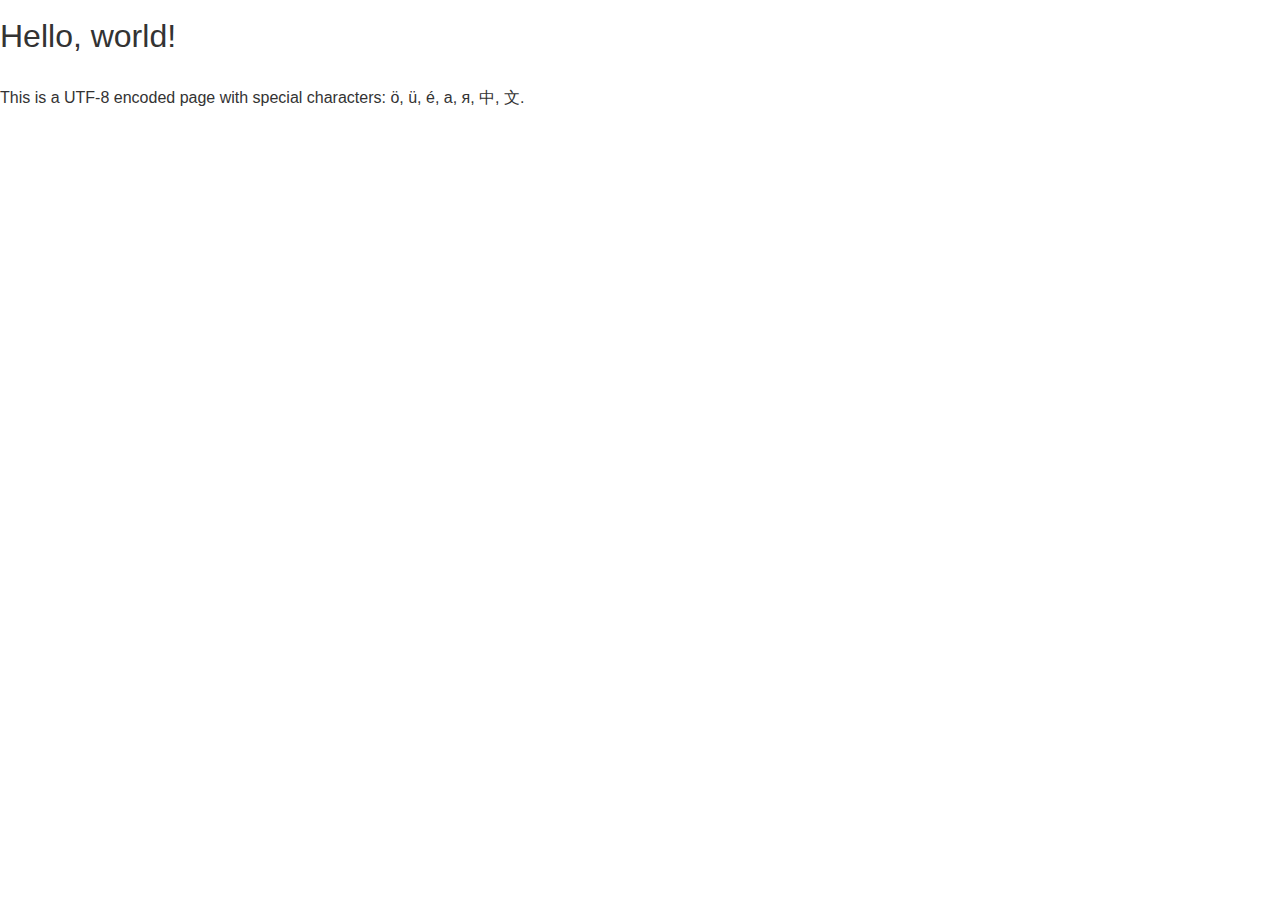
<file: index.html>
<!DOCTYPE html>
<html lang="en">
<head>
    <meta charset="UTF-8">
    <meta http-equiv='cache-control' content='no-cache'>
    <meta http-equiv='expires' content='0'>
    <meta http-equiv='pragma' content='no-cache'>
    <title>Sample Page</title>
    <link rel="stylesheet" href="chota.min.css">
</head>
<body>
    <h1>Hello, world!</h1>
    <p>This is a UTF-8 encoded page with special characters: ö, ü, é, а, я, 中, 文.</p>
</body>
</html>
</file>
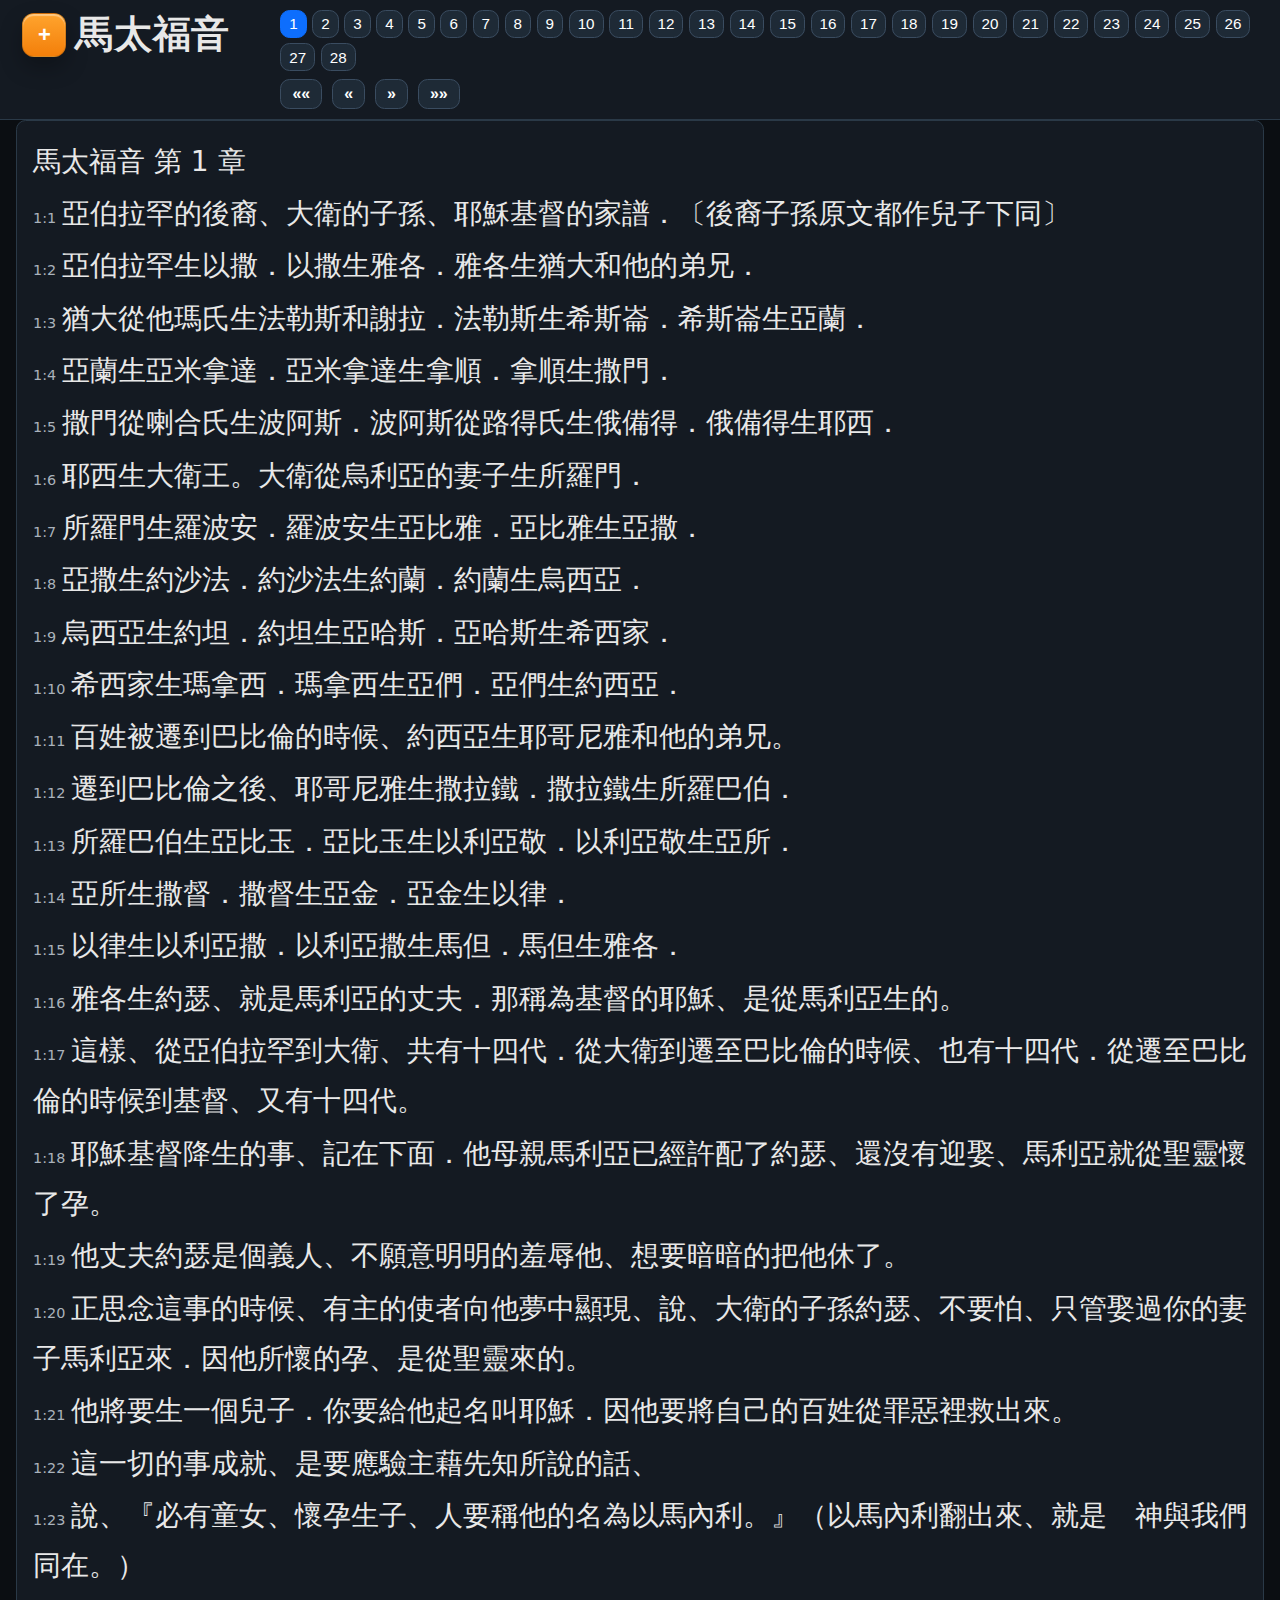
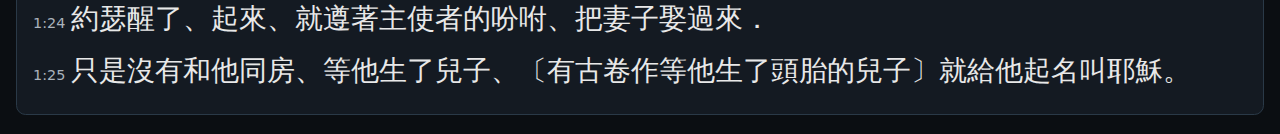
<file: bible/index.html>
<!doctype html>
<html lang="zh-Hant">
    <head>
        <meta charset="utf-8" />
        <meta name="viewport" content="width=device-width,initial-scale=1" />
        <link rel="icon" type="image/x-icon" href="favicon.ico" />
        <link rel="manifest" href="manifest.webmanifest" />
        <meta name="theme-color" content="#0d6efd" />
        <title>聖經-庇哩亞</title>
        <script
            async
            src="https://www.googletagmanager.com/gtag/js?id=G-Q1FFESLPVK"
        ></script>
        <script>
            window.dataLayer = window.dataLayer || [];
            function gtag() {
                dataLayer.push(arguments);
            }
            gtag("js", new Date());

            gtag("config", "G-Q1FFESLPVK");
        </script>
        <style>
            :root {
                --bg: #0b0e12;
                --fg: #e8e8e8;
                --muted: #aab2bb;
                --acc: #0d6efd;
                --card: #141a22;
                --line: #2a3947;
                --btn-bg: #1e2a36;
                --btn-line: #3a4c60;
                --btn-fg: #ffffff;
                --fs: 1.8rem;

                /* summary (dark) */
                --doc-bg: #0b0e12;
                --doc-paper: #141a22;
                --doc-ink: #e8e8e8;
                --doc-muted: #aab2bb;
                --doc-line: #2a3947;
                --doc-accent: #7aa2ff;
                --summary-header-bg-dark: #3a3f44; /* softer gray */
            }
            :root[data-theme="light"] {
                --bg: #ffffff;
                --fg: #111827;
                --muted: #6b7280;
                --acc: #0d6efd;
                --card: #f7fafc;
                --line: #e5e7eb;
                --btn-bg: #ffffff;
                --btn-line: #d1d5db;
                --btn-fg: #111827;

                /* summary (light) */
                --doc-bg: #f7f7f9;
                --doc-paper: #ffffff;
                --doc-ink: #1f2937;
                --doc-muted: #6b7280;
                --doc-line: #e5e7eb;
                --doc-accent: #4f46e5;
                --summary-header-bg-dark: #e2e8f0; /* light gray */
            }

            html,
            body {
                height: 100%;
                margin: 0;
                background: var(--bg);
                color: var(--fg);
                font-family:
                    system-ui,
                    -apple-system,
                    Segoe UI,
                    Roboto,
                    Helvetica,
                    Arial;
            }
            body {
                font-size: var(--fs);
            }

            /* ===== Top line ===== */
            .topline {
                position: sticky;
                top: 0;
                z-index: 20;
                background: var(--card);
                border-bottom: 1px solid var(--line);
                padding: 0.6rem 0.9rem;
            }
            /* desktop: title (cross + name) at left, then 50px gap, then controls block */
            .toprow {
                display: flex;
                align-items: flex-start;
                gap: 50px;
                margin-left: 0.5rem;
            }
            /* mobile: stack title row above controls rows */
            body.mobile .toprow {
                flex-direction: column;
                gap: 0.6rem;
            }

            .titleWrap {
                display: flex;
                align-items: center;
                gap: 0.55rem;
                flex: 0 0 auto;
            }
            .book-title {
                font-weight: 800;
                font-size: 1.35em;
                letter-spacing: 0.02em;
                cursor: pointer;
            }

            /* Cross (desktop, now on the LEFT of book name) */
            .menu-btn {
                width: 44px;
                height: 44px;
                border-radius: 12px;
                display: grid;
                place-items: center;
                background: linear-gradient(180deg, #ffa42e, #f37f0a);
                color: #fff;
                font-weight: 900;
                font-size: 22px;
                border: 1px solid rgba(0, 0, 0, 0.15);
                box-shadow:
                    0 10px 22px rgba(0, 0, 0, 0.28),
                    inset 0 2px 1px rgba(255, 255, 255, 0.4);
                transition:
                    transform 0.08s ease,
                    box-shadow 0.08s ease;
                cursor: pointer;
                user-select: none;
            }
            .menu-btn:active {
                transform: translateY(1px) scale(0.98);
                box-shadow:
                    0 8px 16px rgba(0, 0, 0, 0.24),
                    inset 0 1px 0 rgba(255, 255, 255, 0.35);
            }

            /* Floating FAB (mobile only) */
            .menu-fab {
                position: fixed;
                right: 16px;
                top: 12px;
                z-index: 32;
                width: 56px;
                height: 56px;
                border-radius: 16px;
                display: none;
                place-items: center;
                background: linear-gradient(180deg, #ffa42e, #f37f0a);
                color: #fff;
                font-size: 28px;
                font-weight: 900;
                box-shadow:
                    0 14px 28px rgba(0, 0, 0, 0.35),
                    inset 0 2px 1px rgba(255, 255, 255, 0.4);
                border: 1px solid rgba(0, 0, 0, 0.15);
                transition:
                    transform 0.08s ease,
                    box-shadow 0.08s ease;
                user-select: none;
            }
            .menu-fab:active {
                transform: translateY(1px) scale(0.98);
                box-shadow:
                    0 10px 20px rgba(0, 0, 0, 0.3),
                    inset 0 1px 0 rgba(255, 255, 255, 0.35);
            }
            .menu-fab::before {
                content: "+";
                transform: translateY(-1px);
            }

            .controls {
                display: flex;
                flex-direction: column;
                gap: 0.5rem;
                align-items: flex-start;
            }
            .chapters {
                display: flex;
                flex-wrap: wrap;
                gap: 0.35rem;
                padding-right: 0;
            }
            /* keep space so mobile numbers don’t hide under FAB */
            body.mobile .chapters {
                padding-right: 90px;
            }

            .chapters button {
                background: var(--btn-bg);
                border: 1px solid var(--btn-line);
                color: var(--btn-fg);
                padding: 0.28rem 0.5rem;
                border-radius: 0.6rem;
                cursor: pointer;
                font-size: 0.95rem;
                flex: 0 0 auto;
            }
            .chapters button.active {
                background: var(--acc);
                border-color: var(--acc);
                color: #fff;
            }

            .navrow {
                display: flex;
                gap: 0.6rem;
            }
            .pill {
                background: var(--btn-bg);
                border: 1px solid var(--btn-line);
                color: var(--btn-fg);
                border-radius: 0.6rem;
                padding: 0.32rem 0.7rem;
                cursor: pointer;
                font-size: 1rem;
                user-select: none;
            }
            .navbtn {
                font-weight: 800;
            }

            /* ===== Main content ===== */
            .content {
                padding: 0 1rem 1.2rem;
            }
            .verses {
                background: var(--card);
                border: 1px solid var(--line);
                border-radius: 0.6rem;
                padding: 1rem;
                line-height: 1.8;
                max-width: 80ch;
                touch-action: pan-y;
                scroll-margin-top: 3.5rem;
            }
            .verse {
                margin: 0.12rem 0;
            }
            .vno {
                color: var(--muted);
                font-size: 0.9rem;
                margin-right: 0.35rem;
            }

            /* ===== Drawer ===== */
            .drawer-backdrop {
                position: fixed;
                inset: 0;
                background: rgba(0, 0, 0, 0.35);
                backdrop-filter: blur(2px);
                opacity: 0;
                pointer-events: none;
                transition: 0.2s opacity;
                z-index: 30;
            }
            .drawer {
                position: fixed;
                top: 0;
                bottom: 0;
                width: min(92vw, 360px);
                background: var(--card);
                border-right: 1px solid var(--line);
                transform: translateX(-100%);
                transition: 0.25s transform;
                z-index: 31;
                overflow: auto;
            }
            body.drawer-open .drawer {
                transform: translateX(0);
            }
            body.drawer-open .drawer-backdrop {
                opacity: 1;
                pointer-events: auto;
            }

            .group-title {
                padding: 0.75rem 0.9rem 0.25rem;
                font-weight: 800;
            }
            .sub-title {
                padding: 0.35rem 0.9rem;
                font-weight: 700;
                color: var(--muted);
                font-size: 0.95rem;
            }
            .book-item {
                display: flex;
                align-items: center;
                justify-content: space-between;
                gap: 0.5rem;
                padding: 0.45rem 0.75rem;
                cursor: pointer;
                border-top: 1px solid var(--line);
            }
            .book-left {
                display: flex;
                align-items: center;
                gap: 0.55rem;
            }
            .book-name {
                color: var(--fg);
                font-weight: 600;
            }
            .arrow {
                transition: 0.2s transform;
                color: var(--fg);
            }
            .book-item.open .arrow {
                transform: rotate(90deg);
            }
            .chap-list {
                display: none;
                padding: 0.5rem 0.9rem;
                gap: 0.35rem;
                flex-wrap: wrap;
            }
            .book-item.open + .chap-list {
                display: flex;
            }

            .drawer-footer {
                position: sticky;
                bottom: 0;
                background: var(--card);
                border-top: 1px solid var(--line);
                padding: 0.7rem 0.8rem;
                display: flex;
                gap: 0.5rem;
                flex-wrap: wrap;
            }

            /* ===== Summary .doc (theme-aware) ===== */
            .doc {
                max-width: 820px;
                margin: clamp(16px, 4vw, 48px) auto;
                padding: clamp(16px, 4vw, 36px);
                background: var(--doc-paper);
                color: var(--doc-ink);
                border: 1px solid var(--doc-line);
                border-radius: 14px;
                box-shadow: 0 8px 24px rgba(31, 41, 55, 0.06);
            }
            .doc h1,
            .doc h2 {
                line-height: 1.25;
                margin: 1.2em 0 0.5em;
                font-weight: 750;
                letter-spacing: 0.2px;
            }
            .doc h1 {
                font-size: clamp(28px, 4.2vw, 36px);
                padding-bottom: 0.3em;
                border-bottom: 2px solid var(--doc-line);
            }
            .doc h2 {
                font-size: clamp(20px, 3.4vw, 26px);
                margin-top: 2rem;
                scroll-margin-top: 72px;
            }
            .doc p {
                margin: 0.7em 0 1em;
            }
            .doc b {
                font-weight: 700;
            }
            .doc ul {
                padding-left: 1.2rem;
                margin: 0.5rem 0 1rem;
            }
            .doc li {
                margin: 0.25rem 0;
            }

            .md-grid {
                display: table;
                width: 100%;
                border: 1px solid var(--doc-line);
                border-radius: 10px;
                border-collapse: collapse;
                margin: 1rem 0 1.5rem;
                overflow: hidden;
            }
            .md-grid-row {
                display: table-row;
            }
            .md-grid-header {
                background: var(--summary-header-bg-dark);
                font-weight: 700;
            }
            .md-grid-cell {
                display: table-cell;
                padding: 0.75rem 0.9rem;
                border-bottom: 1px solid var(--doc-line);
                border-right: 1px solid
                    color-mix(in srgb, var(--doc-line) 60%, #fff);
                vertical-align: top;
                text-align: left;
                overflow-wrap: anywhere;
            }
            .md-grid-cell:last-child {
                border-right: none;
            }
            .md-grid-row:nth-child(odd):not(.md-grid-header) {
                background: color-mix(
                    in srgb,
                    var(--doc-paper) 92%,
                    var(--doc-line) 8%
                );
            }
            @media (max-width: 560px) {
                .md-grid {
                    display: block;
                    overflow-x: auto;
                    -webkit-overflow-scrolling: touch;
                }
                .md-grid-row {
                    display: table;
                    width: 100%;
                    min-width: 560px;
                    table-layout: fixed;
                }
            }

            .hidden {
                display: none !important;
            }

            /* Which cross to show? */
            .menu-btn {
                display: initial;
            }
            .menu-fab {
                display: none;
            }
            body.mobile .menu-btn {
                display: none;
            } /* hide inline cross on mobile */
            body.mobile .menu-fab {
                display: grid;
            } /* show floating FAB on mobile */

            /* 讓摘要區也保有垂直捲動手勢（與 verses 一致） */
            #summaryPane {
                touch-action: pan-y;
            }
        </style>
    </head>
    <body>
        <!-- Top line -->
        <div class="topline">
            <div class="toprow">
                <!-- Desktop: cross on LEFT of book name; Mobile: this whole row becomes the top row alone -->
                <div class="titleWrap">
                    <button id="menuBtnInline" class="menu-btn" title="選單">
                        +
                    </button>
                    <span id="bookTitle" class="book-title">—</span>
                </div>

                <!-- Controls: on mobile this is the second row; on desktop it's to the right with 50px gap -->
                <div class="controls">
                    <div id="chapterArea" class="chapters"></div>
                    <div class="navrow">
                        <button id="prevBookBtn" class="pill navbtn">««</button>
                        <button id="prevBtn" class="pill navbtn">«</button>
                        <button id="nextBtn" class="pill navbtn">»</button>
                        <button id="nextBookBtn" class="pill navbtn">»»</button>
                    </div>
                </div>
            </div>
        </div>

        <!-- Mobile floating cross -->
        <button id="menuFab" class="menu-fab" title="選單"></button>

        <!-- Drawer -->
        <div class="drawer-backdrop" id="backdrop"></div>
        <aside class="drawer" id="drawer">
            <div id="drawerContent"><!-- built by JS --></div>
            <div class="drawer-footer">
                <button id="fsDec" class="pill" title="字體變小">A−</button>
                <button id="fsInc" class="pill" title="字體變大">A+</button>
                <button id="themeBtn" class="pill" title="切換主題">
                    🌞/🌚
                </button>
                <button id="churchBtn" class="pill" title="後埔教會">
                    ⛪ 後埔教會
                </button>
            </div>
        </aside>

        <div class="content">
            <main>
                <div id="reader" class="verses"></div>
                <div id="summaryPane" class="hidden"></div>
                <div
                    id="aboutChurch"
                    class="verses hidden"
                    style="max-width: unset"
                >
                    <h2>板橋後埔教會</h2>
                    <p>台灣基督長老教會．新北市板橋區</p>
                    <ul>
                        <li>
                            <strong>主日禮拜時間：</strong>台語 09:00、華語
                            10:50（以教會最新公告為準）。
                        </li>
                        <li>
                            基督教長老教會從清朝傳入台灣，目前台灣人數最多的基督教會。
                        </li>
                        <li>就算你不是信徒，也歡迎來做禮拜，認識主。</li>
                        <li>
                            <strong>地址：</strong>新北市板橋區重慶路 276 之 1
                            號 3 樓。
                        </li>
                        <li><strong>網站：</strong>hpch.org.tw</li>
                    </ul>
                    <h2>AA Bible: 聖經閱讀小工具</h2>
                    <h3>Access Anywhere Bible</h3>
                    <p>
                        <a
                            href="https://nicklawman.github.io/bible"
                            style="
                                display: inline-block;
                                padding: 10px 18px;
                                background-color: #ff9900;
                                color: #fff;
                                text-decoration: none;
                                border-radius: 6px;
                                font-weight: 600;
                                font-size: 16px;
                                box-shadow: 0 2px 5px rgba(0, 0, 0, 0.15);
                                transition: background-color 0.2s ease;
                            "
                            onmouseover="this.style.backgroundColor='#cc7a00'"
                            onmouseout="this.style.backgroundColor='#FF9900'"
                        >
                            AA Bible
                        </a>
                    </p>
                    <p>
                        <a href="https://nicklawman.github.io/bible"
                            ><img src="qrcode.png" width="200px"
                        /></a>
                    </p>
                    <p>
                        使徒行傳 17:10-11
                        提到：庇哩亞人「甘心領受這道，天天查考聖經」。
                    </p>
                    <p>簡單不囉嗦，免安裝，離線可讀，不會偷你的任何資料。</p>
                    <p>
                        由<a href="mailto:hellojohnbottle@gmail.com">水瓶約翰</a
                        >製作，資料源自聖經和合本。
                    </p>
                    <p>version 1.0</p>
                    <!-- Google tag (gtag.js) -->
                </div>
            </main>
        </div>

        <script>
            /* ---- constants ---- */
            const DEFAULT_BOOK_NAME = "馬太福音";
            const DEFAULT_CHAPTER_NO = 1;

            const BOOKS_META = [
                {
                    heading: "舊約",
                    groups: [
                        {
                            sub: "摩西五書",
                            books: [
                                "創世記",
                                "出埃及記",
                                "利未記",
                                "民數記",
                                "申命記",
                            ],
                        },
                        {
                            sub: "歷史書",
                            books: [
                                "約書亞記",
                                "士師記",
                                "路得記",
                                "撒母耳記上",
                                "撒母耳記下",
                                "列王紀上",
                                "列王紀下",
                                "歷代志上",
                                "歷代志下",
                                "以斯拉記",
                                "尼希米記",
                                "以斯帖記",
                            ],
                        },
                        {
                            sub: "詩歌智慧書",
                            books: ["約伯記", "詩篇", "箴言", "傳道書", "雅歌"],
                        },
                        {
                            sub: "大先知書",
                            books: [
                                "以賽亞書",
                                "耶利米書",
                                "耶利米哀歌",
                                "以西結書",
                                "但以理書",
                            ],
                        },
                        {
                            sub: "小先知書",
                            books: [
                                "何西阿書",
                                "約珥書",
                                "阿摩司書",
                                "俄巴底亞書",
                                "約拿書",
                                "彌迦書",
                                "那鴻書",
                                "哈巴谷書",
                                "西番雅書",
                                "哈該書",
                                "撒迦利亞書",
                                "瑪拉基書",
                            ],
                        },
                    ],
                },
                {
                    heading: "新約",
                    groups: [
                        {
                            sub: "四本福音書",
                            books: [
                                "馬太福音",
                                "馬可福音",
                                "路加福音",
                                "約翰福音",
                            ],
                        },
                        { sub: "by 路加：保羅的希臘好友", books: ["使徒行傳"] },
                        {
                            sub: "by 保羅",
                            books: [
                                "羅馬書",
                                "哥林多前書",
                                "哥林多後書",
                                "加拉太書",
                                "以弗所書",
                                "腓立比書",
                                "歌羅西書",
                                "帖撒羅尼迦前書",
                                "帖撒羅尼迦後書",
                                "提摩太前書",
                                "提摩太後書",
                                "提多書",
                                "腓利門書",
                                "希伯來書",
                            ],
                        },
                        { sub: "by雅各：耶穌的弟弟", books: ["雅各書"] },
                        {
                            sub: "by 彼得: 使徒",
                            books: ["彼得前書", "彼得後書"],
                        },
                        {
                            sub: "by 約翰：使徒",
                            books: ["約翰一書", "約翰二書", "約翰三書"],
                        },
                        { sub: " by 猶大：耶穌的弟弟", books: ["猶大書"] },
                        {
                            sub: " by 約翰：使徒(有不同看法）",
                            books: ["啟示錄"],
                        },
                    ],
                },
            ];

            const state = {
                data: null,
                orderedBooks: [],
                bookIdx: 0,
                chapIdx: 0,
                isMobile: false,
                openBookEl: null,
                summaries: null,
                summaryMap: new Map(),
            };

            /* helpers */
            function detectMobile() {
                const ua = navigator.userAgent || "";
                const likelyMobile = /Mobi|Android|iPhone|iPad|iPod/i.test(ua);
                const small =
                    Math.min(window.innerWidth, window.innerHeight) < 900;
                return likelyMobile || small;
            }
            function presentBooksSet() {
                return new Set(state.data.books.map((b) => b.name));
            }
            function bookByIdx(i) {
                const n = state.orderedBooks[i];
                return state.data.books.find((b) => b.name === n);
            }
            function idxOfBook(name) {
                return state.orderedBooks.findIndex((n) => n === name);
            }
            function saveReading() {
                const name =
                    state.orderedBooks[state.bookIdx] || DEFAULT_BOOK_NAME;
                const chap =
                    bookByIdx(state.bookIdx)?.chapters?.[state.chapIdx]?.c ||
                    DEFAULT_CHAPTER_NO;
                localStorage.setItem("bookName", name);
                localStorage.setItem("chapterNo", String(chap));
            }
            function loadReading() {
                const name =
                    localStorage.getItem("bookName") || DEFAULT_BOOK_NAME;
                const chapNo = parseInt(
                    localStorage.getItem("chapterNo") || DEFAULT_CHAPTER_NO,
                    10,
                );
                return { name, chapNo };
            }

            function showBible() {
                document.getElementById("reader").classList.remove("hidden");
                document.getElementById("summaryPane").classList.add("hidden");
                document.getElementById("aboutChurch").classList.add("hidden");
            }
            function showSummaryHTML(html) {
                const pane = document.getElementById("summaryPane");
                pane.innerHTML = `<div class="doc">${html}</div>`;
                pane.classList.remove("hidden");
                document.getElementById("reader").classList.add("hidden");
                document.getElementById("aboutChurch").classList.add("hidden");
                requestAnimationFrame(() =>
                    window.scrollTo({ top: 0, behavior: "auto" }),
                );
            }
            function showChurch() {
                document.getElementById("reader").classList.add("hidden");
                document.getElementById("summaryPane").classList.add("hidden");
                document
                    .getElementById("aboutChurch")
                    .classList.remove("hidden");
            }

            function buildOrder() {
                const present = presentBooksSet();
                state.orderedBooks = [];
                BOOKS_META.forEach((sec) =>
                    sec.groups.forEach((gr) =>
                        gr.books.forEach((n) => {
                            if (present.has(n)) state.orderedBooks.push(n);
                        }),
                    ),
                );
            }

            function toggleDrawer() {
                document.body.classList.toggle("drawer-open");
            }

            function wireTopBar() {
                const titleEl = document.getElementById("bookTitle");
                const btnInline = document.getElementById("menuBtnInline");
                const fab = document.getElementById("menuFab");
                const backdrop = document.getElementById("backdrop");

                const clickToggle = () => toggleDrawer();
                titleEl.addEventListener("click", clickToggle);
                btnInline.addEventListener("click", clickToggle);
                fab.addEventListener("click", clickToggle);
                backdrop.addEventListener("click", () =>
                    document.body.classList.remove("drawer-open"),
                );

                document
                    .getElementById("prevBtn")
                    .addEventListener("click", gotoPrev);
                document
                    .getElementById("nextBtn")
                    .addEventListener("click", gotoNext);
                document
                    .getElementById("prevBookBtn")
                    .addEventListener("click", gotoPrevBook);
                document
                    .getElementById("nextBookBtn")
                    .addEventListener("click", gotoNextBook);

                window.addEventListener("keydown", (e) => {
                    if (e.key === "Escape")
                        document.body.classList.remove("drawer-open");
                    if (e.key === "ArrowLeft") {
                        e.preventDefault();
                        gotoPrev();
                    }
                    if (e.key === "ArrowRight") {
                        e.preventDefault();
                        gotoNext();
                    }
                });

                window.addEventListener("resize", () => {
                    const now = detectMobile();
                    if (now !== state.isMobile) {
                        state.isMobile = now;
                        document.body.classList.toggle(
                            "mobile",
                            state.isMobile,
                        );
                    }
                });
            }

            function updateTitle() {
                document.getElementById("bookTitle").textContent =
                    state.orderedBooks[state.bookIdx] || "—";
            }
            function renderChapters() {
                const area = document.getElementById("chapterArea");
                area.innerHTML = "";
                const book = bookByIdx(state.bookIdx);
                updateTitle();
                if (!book) return;
                book.chapters.forEach((ch, i) => {
                    const btn = document.createElement("button");
                    btn.textContent = ch.c;
                    btn.className = i === state.chapIdx ? "active" : "";
                    btn.onclick = () => {
                        state.chapIdx = i;
                        saveReading();
                        renderChapters();
                        renderChapter(true);
                        showBible();
                    };
                    area.appendChild(btn);
                });
            }
            function renderChapter() {
                const reader = document.getElementById("reader");
                const book = bookByIdx(state.bookIdx);
                const ch = book?.chapters?.[state.chapIdx];
                if (!ch) {
                    reader.innerHTML = '<div class="muted">本書沒有章節</div>';
                    return;
                }
                let html = `<div class="muted" id="top">${book.name} 第 ${ch.c} 章</div>`;
                ch.verses.forEach((v) => {
                    const id = v.v === 1 ? ` id="v-${ch.c}-1"` : "";
                    html += `<div class="verse"${id}><span class="vno">${ch.c}:${v.v}</span>${escapeHtml(v.t)}</div>`;
                });
                reader.innerHTML = html;
            }

            function gotoPrev() {
                const book = bookByIdx(state.bookIdx);
                if (!book) return;
                if (state.chapIdx > 0) {
                    state.chapIdx--;
                } else if (state.bookIdx > 0) {
                    state.bookIdx--;
                    state.chapIdx = 0;
                } else return;
                saveReading();
                renderChapters();
                renderChapter(true);
                showBible();
            }
            function gotoNext() {
                const book = bookByIdx(state.bookIdx);
                if (!book) return;
                if (state.chapIdx < book.chapters.length - 1) {
                    state.chapIdx++;
                } else if (state.bookIdx < state.orderedBooks.length - 1) {
                    state.bookIdx++;
                    state.chapIdx = 0;
                } else return;
                saveReading();
                renderChapters();
                renderChapter(true);
                showBible();
            }
            function gotoPrevBook() {
                if (state.bookIdx > 0) {
                    state.bookIdx--;
                    state.chapIdx = 0;
                    saveReading();
                    renderChapters();
                    renderChapter(true);
                    showBible();
                }
            }
            function gotoNextBook() {
                if (state.bookIdx < state.orderedBooks.length - 1) {
                    state.bookIdx++;
                    state.chapIdx = 0;
                    saveReading();
                    renderChapters();
                    renderChapter(true);
                    showBible();
                }
            }

            function buildDrawer() {
                const root = document.getElementById("drawerContent");
                root.innerHTML = "";

                // footer controls
                const setPx = (px) => {
                    document.documentElement.style.setProperty(
                        "--fs",
                        px + "px",
                    );
                    localStorage.setItem("fsPx", String(px));
                };
                const clamp = (v) => Math.max(14, Math.min(36, v));
                document.getElementById("fsDec").onclick = () => {
                    const cur =
                        parseInt(
                            getComputedStyle(
                                document.documentElement,
                            ).getPropertyValue("--fs"),
                        ) || 28;
                    setPx(clamp(cur - 2));
                };
                document.getElementById("fsInc").onclick = () => {
                    const cur =
                        parseInt(
                            getComputedStyle(
                                document.documentElement,
                            ).getPropertyValue("--fs"),
                        ) || 28;
                    setPx(clamp(cur + 2));
                };
                document.getElementById("themeBtn").onclick = () => {
                    const cur =
                        document.documentElement.getAttribute("data-theme") ||
                        "dark";
                    const next = cur === "dark" ? "light" : "dark";
                    document.documentElement.setAttribute("data-theme", next);
                    localStorage.setItem("theme", next);
                };
                document.getElementById("churchBtn").onclick = () => {
                    showChurch();
                    document.body.classList.remove("drawer-open");
                };

                const present = new Set(state.data.books.map((b) => b.name));
                BOOKS_META.forEach((section) => {
                    const h = document.createElement("div");
                    h.className = "group-title";
                    h.textContent = section.heading;
                    root.appendChild(h);
                    section.groups.forEach((gr) => {
                        const sub = document.createElement("div");
                        sub.className = "sub-title";
                        sub.textContent = gr.sub;
                        root.appendChild(sub);

                        gr.books.forEach((name) => {
                            if (!present.has(name)) return;
                            const book = state.data.books.find(
                                (b) => b.name === name,
                            );

                            const bookRow = document.createElement("div");
                            bookRow.className = "book-item";
                            const left = document.createElement("div");
                            left.className = "book-left";
                            const arrow = document.createElement("span");
                            arrow.className = "arrow";
                            arrow.textContent = "▶";
                            const label = document.createElement("span");
                            label.className = "book-name";
                            label.textContent = name;
                            left.append(arrow, label);

                            const btnWrap = document.createElement("div");
                            const sumBtn = document.createElement("button");
                            sumBtn.className = "pill";
                            sumBtn.textContent = "摘要";
                            const goBtn = document.createElement("button");
                            goBtn.className = "pill";
                            goBtn.textContent = "前往";
                            btnWrap.append(sumBtn, goBtn);

                            bookRow.append(left, btnWrap);
                            root.appendChild(bookRow);

                            const chapList = document.createElement("div");
                            chapList.className = "chap-list";
                            (book?.chapters || []).forEach((ch, i) => {
                                const cbtn = document.createElement("button");
                                cbtn.className = "pill";
                                cbtn.textContent = ch.c;
                                cbtn.onclick = (ev) => {
                                    ev.stopPropagation();
                                    state.bookIdx = idxOfBook(name);
                                    state.chapIdx = i;
                                    saveReading();
                                    renderChapters();
                                    renderChapter(true);
                                    showBible();
                                    document.body.classList.remove(
                                        "drawer-open",
                                    );
                                };
                                chapList.appendChild(cbtn);
                            });
                            root.appendChild(chapList);

                            left.addEventListener("click", () => {
                                if (
                                    state.openBookEl &&
                                    state.openBookEl !== bookRow
                                )
                                    state.openBookEl.classList.remove("open");
                                const willOpen =
                                    !bookRow.classList.contains("open");
                                if (willOpen) {
                                    bookRow.classList.add("open");
                                    state.openBookEl = bookRow;
                                } else {
                                    bookRow.classList.remove("open");
                                    state.openBookEl = null;
                                }
                                state.bookIdx = idxOfBook(name);
                                state.chapIdx = 0;
                                saveReading();
                                renderChapters();
                                renderChapter(true);
                                showBible();
                            });

                            goBtn.addEventListener("click", (ev) => {
                                ev.stopPropagation();
                                state.bookIdx = idxOfBook(name);
                                state.chapIdx = 0;
                                saveReading();
                                renderChapters();
                                renderChapter(true);
                                showBible();
                                document.body.classList.remove("drawer-open");
                            });

                            sumBtn.addEventListener("click", async (ev) => {
                                ev.stopPropagation();
                                await ensureSummaries();
                                const rec = state.summaryMap.get(name);
                                if (rec && rec.book_html_summary)
                                    showSummaryHTML(rec.book_html_summary);
                                else
                                    showSummaryHTML(
                                        `<h1>${name}</h1><p>尚無摘要資料。</p>`,
                                    );
                                document.body.classList.remove("drawer-open");
                            });
                        });
                    });
                });
            }

            async function ensureSummaries() {
                if (state.summaries) return;
                try {
                    const res = await fetch("summary.json", {
                        cache: "no-cache",
                    });
                    state.summaries = await res.json();
                    const arr = Array.isArray(state.summaries)
                        ? state.summaries
                        : state.summaries.records || [];
                    arr.forEach((r) => state.summaryMap.set(r.book_name, r));
                } catch (e) {
                    console.warn("Load summary.json failed:", e);
                    state.summaries = [];
                }
            }

            function escapeHtml(s) {
                return s
                    .replace(/&/g, "&amp;")
                    .replace(/</g, "&lt;")
                    .replace(/>/g, "&gt;");
            }

            /* ====== 新增：左右滑手勢，左滑→下一章，右滑→上一章 ====== */
            /* ====== 新增：左右滑手勢（在可水平捲動區塊內開始時不觸發）====== */
            function enableSwipe(container, onLeft, onRight, opts = {}) {
                const THRESHOLD = opts.threshold ?? 60; // 觸發所需水平距離(px)
                const MAX_ANGLE = opts.maxAngle ?? 35; // 與水平最大夾角(度)
                const MAX_DURATION = opts.maxDuration ?? 800; // 最長手勢時間(ms)

                let startX = 0,
                    startY = 0,
                    t0 = 0;
                let tracking = false;
                let startedInScrollable = false;

                function isHorizScrollable(el, stopAt) {
                    while (el && el !== stopAt) {
                        const cs = getComputedStyle(el);
                        if (
                            (cs.overflowX === "auto" ||
                                cs.overflowX === "scroll") &&
                            el.scrollWidth > el.clientWidth
                        ) {
                            return true;
                        }
                        el = el.parentElement;
                    }
                    return false;
                }

                container.addEventListener(
                    "touchstart",
                    (ev) => {
                        if (!state.isMobile) return;
                        const t = ev.changedTouches[0];
                        startX = t.clientX;
                        startY = t.clientY;
                        t0 = Date.now();
                        tracking = true;
                        // 若在可水平捲動的容器（例如 .md-grid）內開始，就標記不觸發換章
                        startedInScrollable = isHorizScrollable(
                            ev.target,
                            container,
                        );
                    },
                    { passive: true },
                );

                container.addEventListener(
                    "touchmove",
                    (ev) => {
                        if (!tracking) return;
                        // 使用者垂直移動明顯 → 視為捲動內容，取消手勢
                        const t = ev.changedTouches[0];
                        const dx = Math.abs(t.clientX - startX);
                        const dy = Math.abs(t.clientY - startY);
                        if (dy > dx && dy > 8) {
                            tracking = false;
                        }
                    },
                    { passive: true },
                );

                container.addEventListener(
                    "touchend",
                    (ev) => {
                        if (!tracking || !state.isMobile) {
                            tracking = false;
                            return;
                        }
                        tracking = false;

                        // 在可水平捲動區塊中開始 → 不觸發左右換章
                        if (startedInScrollable) {
                            startedInScrollable = false;
                            return;
                        }

                        const t = ev.changedTouches[0];
                        const dx = t.clientX - startX;
                        const dy = t.clientY - startY;
                        const dt = Date.now() - t0;

                        const absDx = Math.abs(dx),
                            absDy = Math.abs(dy);
                        const angle =
                            (Math.atan2(absDy, absDx) * 180) / Math.PI;

                        if (
                            dt <= MAX_DURATION &&
                            absDx >= THRESHOLD &&
                            angle <= MAX_ANGLE
                        ) {
                            if (dx < 0)
                                onLeft?.(); // 往左滑：下一章
                            else onRight?.(); // 往右滑：上一章
                        }
                    },
                    { passive: true },
                );
            }

            async function loadData() {
                const theme = localStorage.getItem("theme") || "dark";
                document.documentElement.setAttribute("data-theme", theme);
                const fs = +(localStorage.getItem("fsPx") || 28);
                document.documentElement.style.setProperty("--fs", fs + "px");

                state.isMobile = detectMobile();
                document.body.classList.toggle("mobile", state.isMobile);

                const res = await fetch("bible.json", { cache: "no-cache" });
                state.data = await res.json();

                buildOrder();

                const saved = loadReading();
                const bIdx = idxOfBook(saved.name);
                state.bookIdx =
                    bIdx >= 0
                        ? bIdx
                        : idxOfBook(DEFAULT_BOOK_NAME) >= 0
                          ? idxOfBook(DEFAULT_BOOK_NAME)
                          : 0;
                const book = bookByIdx(state.bookIdx);
                let cIdx = 0;
                if (book && Array.isArray(book.chapters)) {
                    const found = book.chapters.findIndex(
                        (c) => Number(c.c) === Number(saved.chapNo),
                    );
                    cIdx = found >= 0 ? found : 0;
                }
                state.chapIdx = cIdx;

                buildDrawer();
                wireTopBar();
                renderChapters();
                renderChapter(true);
                showBible();

                /* ====== 新增：掛上滑動事件（經文區 & 摘要區）====== */
                const readerEl = document.getElementById("reader");
                const summaryEl = document.getElementById("summaryPane");
                enableSwipe(
                    readerEl,
                    () => gotoNext(),
                    () => gotoPrev(),
                );
                enableSwipe(
                    summaryEl,
                    () => gotoNext(),
                    () => gotoPrev(),
                );
            }

            if ("serviceWorker" in navigator) {
                window.addEventListener("load", () =>
                    navigator.serviceWorker.register("sw.js"),
                );
            }
            loadData();
        </script>
    </body>
</html>
</file>
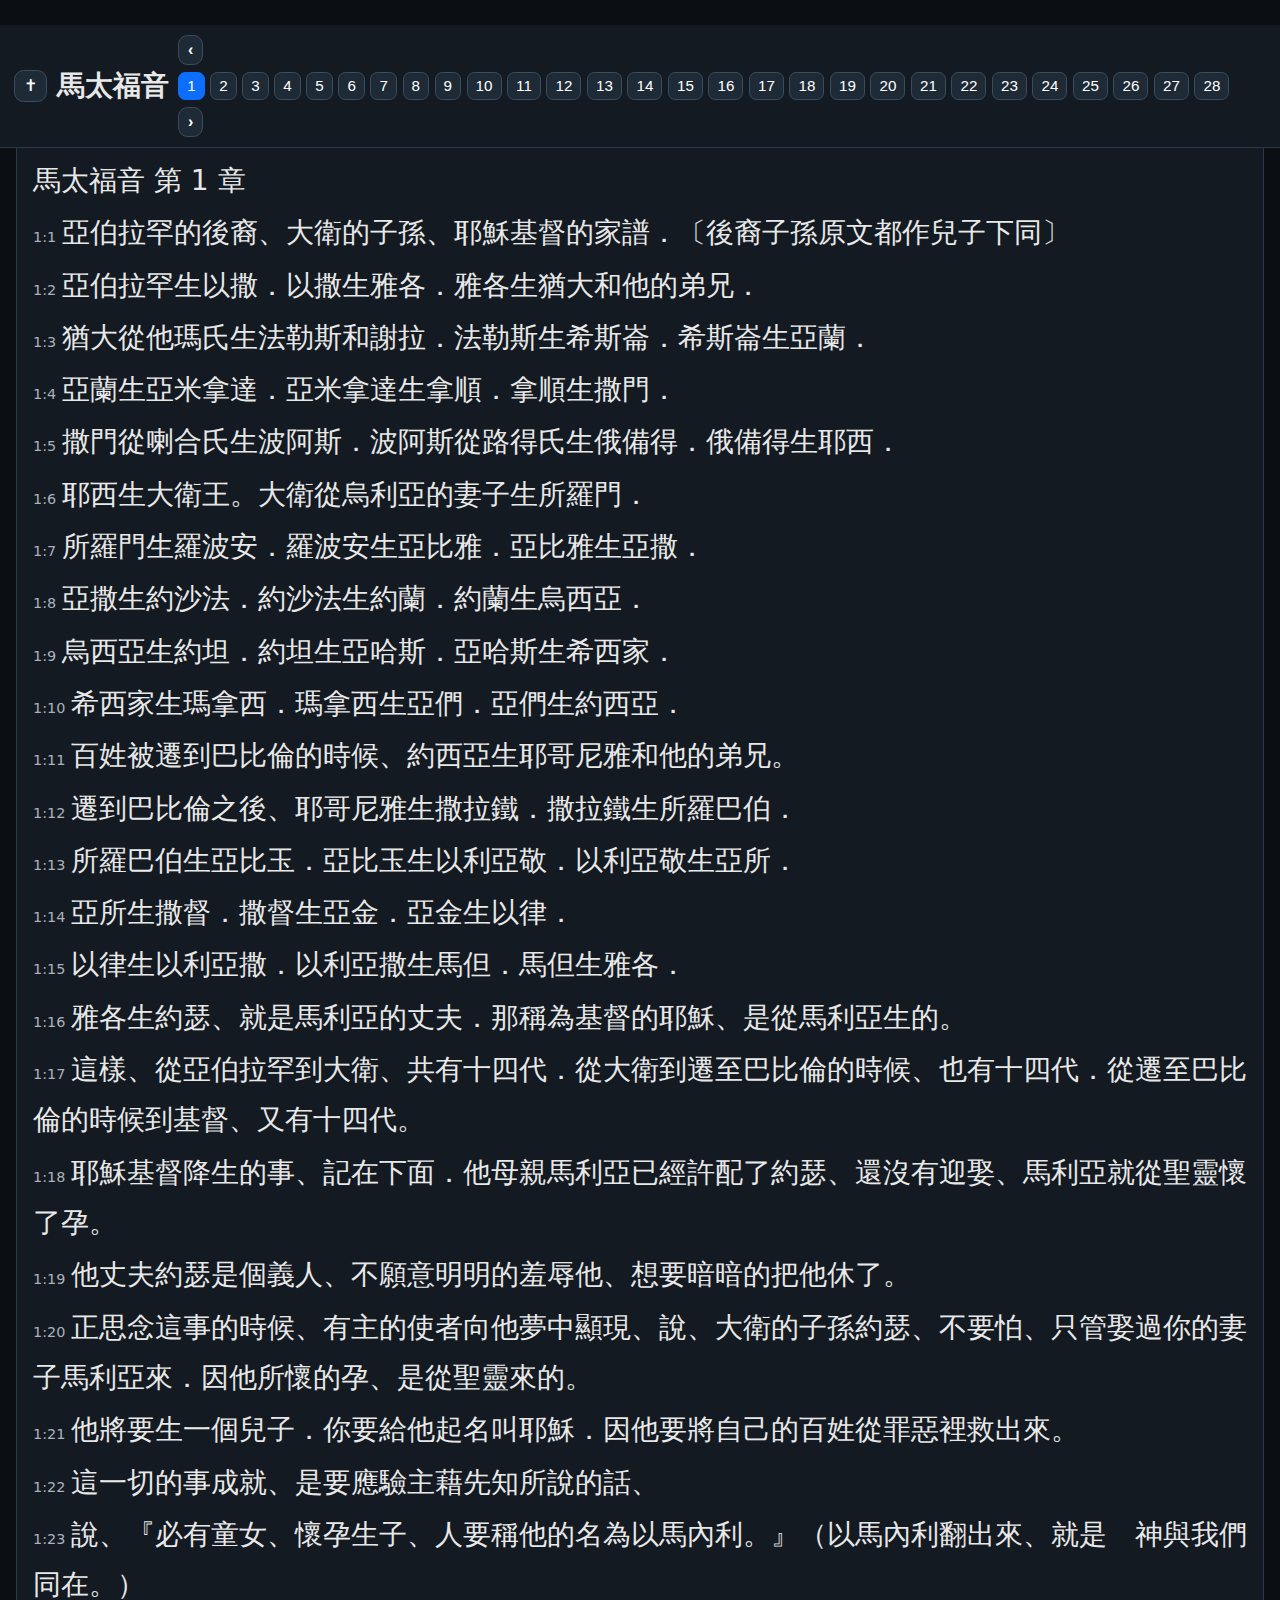
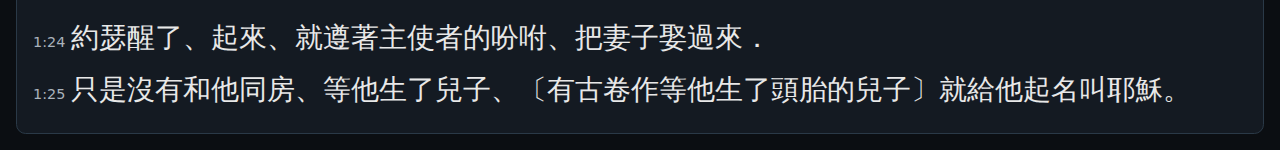
<file: book/index.html>
<!doctype html>
<html lang="zh-Hant">
    <head>
        <meta charset="utf-8" />
        <meta name="viewport" content="width=device-width,initial-scale=1" />
        <link rel="manifest" href="manifest.webmanifest" />
        <meta name="theme-color" content="#0d6efd" />
        <title>聖經和合本</title>
        <style>
            :root {
                --bg: #0b0e12;
                --fg: #e8e8e8;
                --muted: #aab2bb;
                --acc: #0d6efd;
                --card: #141a22;
                --line: #2a3947;
                --chip: #17212b;
                --chip-line: #304154;
                --mark-bg: #2b3f64;
                --btn-bg: #1e2a36;
                --btn-line: #3a4c60;
                --btn-fg: #ffffff;
                --fs: 1.8rem;
            }
            :root[data-theme="light"] {
                --bg: #ffffff;
                --fg: #111827;
                --muted: #6b7280;
                --acc: #0d6efd;
                --card: #f7fafc;
                --line: #e5e7eb;
                --chip: #ffffff;
                --chip-line: #e5e7eb;
                --mark-bg: #fde68a;
                --btn-bg: #ffffff;
                --btn-line: #d1d5db;
                --btn-fg: #111827;
            }
            html,
            body {
                margin: 0;
                height: 100%;
                background: var(--bg);
                color: var(--fg);
                font-family:
                    system-ui,
                    -apple-system,
                    Segoe UI,
                    Roboto,
                    Helvetica,
                    Arial;
            }
            body {
                font-size: var(--fs);
            }

            /* Header: cross icon + current book + prev/chapters/next */
            header {
                position: sticky;
                top: 0;
                z-index: 20;
                background: var(--card);
                border-bottom: 1px solid var(--line);
                padding: 0.6rem 0.9rem;
                display: grid;
                grid-template-columns: auto 1fr auto;
                align-items: center;
                gap: 0.6rem;
            }
            .brand {
                display: flex;
                align-items: center;
                gap: 0.6rem;
            }
            .book-title {
                font-weight: 700;
            }
            .menu-btn,
            .pill {
                background: var(--btn-bg);
                border: 1px solid var(--btn-line);
                color: var(--btn-fg);
                border-radius: 0.6rem;
                padding: 0.32rem 0.55rem;
                cursor: pointer;
                font-size: 1rem;
            }
            .chapbar {
                display: flex;
                align-items: center;
                gap: 0.45rem;
                flex-wrap: wrap;
            }
            .chapters {
                display: flex;
                flex-wrap: wrap;
                gap: 0.35rem;
            }
            .chapters button {
                background: var(--btn-bg);
                border: 1px solid var(--btn-line);
                color: var(--btn-fg);
                padding: 0.28rem 0.5rem;
                border-radius: 0.45rem;
                cursor: pointer;
                font-size: 0.95rem;
            }
            .chapters button.active {
                background: var(--acc);
                border-color: var(--acc);
                color: #fff;
            }
            .navbtn {
                font-weight: 700;
            }

            .content {
                padding: 1rem;
            }
            .verses {
                background: var(--card);
                border: 1px solid var(--line);
                border-radius: 0.6rem;
                padding: 1rem;
                line-height: 1.8;
                max-width: 80ch;
                touch-action: pan-y;
                scroll-margin-top: 3.5rem;
            }
            .verse {
                margin: 0.12rem 0;
            }
            .vno {
                color: var(--muted);
                font-size: 0.9rem;
                margin-right: 0.35rem;
            }
            mark {
                background: var(--mark-bg);
                color: inherit;
                padding: 0.05rem 0.15rem;
                border-radius: 0.2rem;
            }

            /* Drawer */
            .drawer-backdrop {
                position: fixed;
                inset: 0;
                background: rgba(0, 0, 0, 0.35);
                backdrop-filter: blur(2px);
                opacity: 0;
                pointer-events: none;
                transition: 0.2s opacity;
                z-index: 30;
            }
            .drawer {
                position: fixed;
                top: 0;
                bottom: 0;
                width: min(92vw, 360px);
                background: var(--card);
                border-right: 1px solid var(--line);
                transform: translateX(-100%);
                transition: 0.25s transform;
                z-index: 31;
                overflow: auto;
            }
            body.drawer-open .drawer {
                transform: translateX(0);
            }
            body.drawer-open .drawer-backdrop {
                opacity: 1;
                pointer-events: auto;
            }
            .drawer-header {
                position: sticky;
                top: 0;
                background: var(--card);
                padding: 0.8rem;
                border-bottom: 1px solid var(--line);
                display: flex;
                align-items: center;
                gap: 0.5rem;
            }
            .drawer-title {
                font-weight: 800;
            }
            .group-title {
                padding: 0.75rem 0.9rem 0.25rem;
                font-weight: 800;
            }
            .sub-title {
                padding: 0.35rem 0.9rem;
                font-weight: 700;
                color: var(--muted);
                font-size: 0.95rem;
            }

            .book-item {
                display: flex;
                align-items: center;
                justify-content: space-between;
                gap: 0.5rem;
                padding: 0.45rem 0.75rem;
                cursor: pointer;
                border-top: 1px solid var(--line);
            }
            .book-left {
                display: flex;
                align-items: center;
                gap: 0.55rem;
            }
            .arrow {
                transition: 0.2s transform;
                color: var(--fg);
            }
            .book-name {
                color: var(--fg);
                font-weight: 600;
            }
            .book-item.open .arrow {
                transform: rotate(90deg);
            }
            .chap-list {
                display: none;
                padding: 0.5rem 0.9rem;
                gap: 0.35rem;
                flex-wrap: wrap;
            }
            .book-item.open + .chap-list {
                display: flex;
            }
            .drawer-footer {
                position: sticky;
                bottom: 0;
                background: var(--card);
                border-top: 1px solid var(--line);
                padding: 0.7rem 0.8rem;
                display: flex;
                gap: 0.5rem;
                flex-wrap: wrap;
            }

            /* Mobile / Desktop icon position */
            body.mobile header {
                grid-template-columns: 1fr auto;
            }
            body.mobile .brand {
                order: 1;
                justify-self: start;
            }
            body.mobile .rightslot {
                order: 2;
                justify-self: end;
            }
            @media (min-width: 901px) {
                .rightslot {
                    display: none;
                }
            } /* desktop: hide rightslot */
            @media (max-width: 900px) {
                .leftslot {
                    display: none;
                }
            } /* mobile: hide leftslot */

            .hidden {
                display: none !important;
            }
        </style>
    </head>
    <body>
        <header>
            <!-- desktop: cross on left -->
            <div class="brand leftslot">
                <button id="menuBtnLeft" class="menu-btn" title="選單">
                    ✝
                </button>
                <span class="book-title" id="bookTitle">—</span>
            </div>

            <!-- center: book title (mobile) + prev / chapters / next -->
            <div class="chapbar">
                <span
                    class="book-title"
                    id="bookTitleCenter"
                    style="display: none"
                    >—</span
                >
                <button id="prevBtn" class="pill navbtn" title="上一章">
                    ‹
                </button>
                <span id="chapterArea" class="chapters"></span>
                <button id="nextBtn" class="pill navbtn" title="下一章">
                    ›
                </button>
            </div>

            <!-- mobile: cross on right -->
            <div class="rightslot">
                <button id="menuBtnRight" class="menu-btn" title="選單">
                    ✝
                </button>
            </div>
        </header>

        <!-- Drawer -->
        <div class="drawer-backdrop" id="backdrop"></div>
        <aside class="drawer" id="drawer">
            <div class="drawer-header">
                <strong class="drawer-title">選單</strong>
            </div>
            <div id="drawerContent"><!-- built by JS --></div>
            <div class="drawer-footer">
                <button id="fsDec" class="pill" title="字體變小">A−</button>
                <button id="fsInc" class="pill" title="字體變大">A+</button>
                <button id="themeBtn" class="pill" title="切換主題">
                    🌞/🌚
                </button>
                <button id="churchBtn" class="pill" title="後埔教會">
                    ⛪ 後埔教會
                </button>
            </div>
        </aside>

        <div class="content">
            <main>
                <!-- 經文 -->
                <div id="reader" class="verses"></div>

                <!-- 後埔教會（點 ⛪ 顯示） -->
                <div
                    id="aboutChurch"
                    class="verses hidden"
                    style="max-width: unset"
                >
                    <h2>板橋後埔教會</h2>
                    <p>台灣基督長老教會．新北市板橋區</p>
                    <ul>
                        <li>
                            <strong>主日禮拜時間：</strong>台語 09:00、華語
                            10:50（以教會最新公告為準）。
                        </li>
                        <li>
                            <strong>地址：</strong>新北市板橋區重慶路 276 之 1
                            號 3 樓。
                        </li>
                        <li><strong>網站：</strong>hpch.org.tw</li>
                    </ul>
                </div>
            </main>
        </div>

        <script>
            /* ---- constants ---- */
            const DEFAULT_BOOK_NAME = "馬太福音";
            const DEFAULT_CHAPTER_NO = 1;

            /* ---- 66 books order ---- */
            const BOOKS_META = [
                {
                    heading: "舊約",
                    groups: [
                        {
                            sub: "摩西五書",
                            books: [
                                "創世記",
                                "出埃及記",
                                "利未記",
                                "民數記",
                                "申命記",
                            ],
                        },
                        {
                            sub: "歷史書",
                            books: [
                                "約書亞記",
                                "士師記",
                                "路得記",
                                "撒母耳記上",
                                "撒母耳記下",
                                "列王紀上",
                                "列王紀下",
                                "歷代志上",
                                "歷代志下",
                                "以斯拉記",
                                "尼希米記",
                                "以斯帖記",
                            ],
                        },
                        {
                            sub: "詩歌智慧書",
                            books: ["約伯記", "詩篇", "箴言", "傳道書", "雅歌"],
                        },
                        {
                            sub: "大先知書",
                            books: [
                                "以賽亞書",
                                "耶利米書",
                                "耶利米哀歌",
                                "以西結書",
                                "但以理書",
                            ],
                        },
                        {
                            sub: "小先知書",
                            books: [
                                "何西阿書",
                                "約珥書",
                                "阿摩司書",
                                "俄巴底亞書",
                                "約拿書",
                                "彌迦書",
                                "那鴻書",
                                "哈巴谷書",
                                "西番雅書",
                                "哈該書",
                                "撒迦利亞書",
                                "瑪拉基書",
                            ],
                        },
                    ],
                },
                {
                    heading: "新約",
                    groups: [
                        {
                            sub: "福音書",
                            books: [
                                "馬太福音",
                                "馬可福音",
                                "路加福音",
                                "約翰福音",
                            ],
                        },
                        {
                            sub: "使徒行傳-by 路加：保羅的希臘好友",
                            books: ["使徒行傳"],
                        },
                        {
                            sub: "保羅書信",
                            books: [
                                "羅馬書",
                                "哥林多前書",
                                "哥林多後書",
                                "加拉太書",
                                "以弗所書",
                                "腓立比書",
                                "歌羅西書",
                                "帖撒羅尼迦前書",
                                "帖撒羅尼迦後書",
                                "提摩太前書",
                                "提摩太後書",
                                "提多書",
                                "腓利門書",
                                "希伯來書",
                            ],
                        },
                        { sub: "by雅各：耶穌的弟弟", books: ["雅各書"] },
                        {
                            sub: "by 彼得: 使徒",
                            books: ["彼得前書", "彼得後書"],
                        },
                        {
                            sub: "by 約翰：使徒",
                            books: ["約翰一書", "約翰二書", "約翰三書"],
                        },
                        { sub: " by猶大: 耶穌弟弟", books: ["猶大書"] },
                        { sub: " by 約翰：可能是使徒", books: ["啟示錄"] },
                    ],
                },
            ];

            const state = {
                data: null,
                orderedBooks: [],
                bookIdx: 0,
                chapIdx: 0,
                isMobile: false,
                openBookEl: null,
            };

            /* ---- helpers ---- */
            function detectMobile() {
                const ua = navigator.userAgent || "";
                const likelyMobile = /Mobi|Android|iPhone|iPad|iPod/i.test(ua);
                const small =
                    Math.min(window.innerWidth, window.innerHeight) < 900;
                return likelyMobile || small;
            }
            function presentBooksSet() {
                return new Set(state.data.books.map((b) => b.name));
            }
            function bookByIdx(i) {
                const name = state.orderedBooks[i];
                return state.data.books.find((b) => b.name === name);
            }
            function idxOfBook(name) {
                return state.orderedBooks.findIndex((n) => n === name);
            }
            function saveReading() {
                const name =
                    state.orderedBooks[state.bookIdx] || DEFAULT_BOOK_NAME;
                const chap =
                    bookByIdx(state.bookIdx)?.chapters?.[state.chapIdx]?.c ||
                    DEFAULT_CHAPTER_NO;
                localStorage.setItem("bookName", name);
                localStorage.setItem("chapterNo", String(chap));
            }
            function loadReading() {
                const name =
                    localStorage.getItem("bookName") || DEFAULT_BOOK_NAME;
                const chapNo = parseInt(
                    localStorage.getItem("chapterNo") || DEFAULT_CHAPTER_NO,
                    10,
                );
                return { name, chapNo };
            }
            function showBible() {
                document.getElementById("reader").classList.remove("hidden");
                document.getElementById("aboutChurch").classList.add("hidden");
            }
            function showChurch() {
                document.getElementById("reader").classList.add("hidden");
                document
                    .getElementById("aboutChurch")
                    .classList.remove("hidden");
            }

            /* ---- order ---- */
            function buildOrder() {
                const present = presentBooksSet();
                state.orderedBooks = [];
                BOOKS_META.forEach((sec) => {
                    sec.groups.forEach((gr) => {
                        gr.books.forEach((n) => {
                            if (present.has(n)) state.orderedBooks.push(n);
                        });
                    });
                });
            }

            /* ---- header & menu ---- */
            function wireHeader() {
                const open = () => document.body.classList.add("drawer-open");
                const close = () =>
                    document.body.classList.remove("drawer-open");
                document
                    .getElementById("menuBtnLeft")
                    .addEventListener("click", open);
                document
                    .getElementById("menuBtnRight")
                    .addEventListener("click", open);
                document
                    .getElementById("backdrop")
                    .addEventListener("click", close);
                window.addEventListener("keydown", (e) => {
                    if (e.key === "Escape") close();
                });

                // prev/next buttons
                document
                    .getElementById("prevBtn")
                    .addEventListener("click", () => {
                        gotoPrev();
                    });
                document
                    .getElementById("nextBtn")
                    .addEventListener("click", () => {
                        gotoNext();
                    });

                // keyboard arrows (desktop)
                window.addEventListener("keydown", (e) => {
                    if (e.key === "ArrowLeft") {
                        e.preventDefault();
                        gotoPrev();
                    }
                    if (e.key === "ArrowRight") {
                        e.preventDefault();
                        gotoNext();
                    }
                });

                // swipe (mobile)
                const reader = document.getElementById("reader");
                let x0 = null,
                    y0 = null,
                    t0 = 0;
                const THRESH = 50; // px
                reader.addEventListener(
                    "touchstart",
                    (ev) => {
                        if (!state.isMobile) return;
                        const t = ev.changedTouches[0];
                        x0 = t.clientX;
                        y0 = t.clientY;
                        t0 = Date.now();
                    },
                    { passive: true },
                );
                reader.addEventListener(
                    "touchend",
                    (ev) => {
                        if (!state.isMobile || x0 === null) return;
                        const t = ev.changedTouches[0];
                        const dx = t.clientX - x0,
                            dy = t.clientY - y0;
                        if (
                            Math.abs(dx) > Math.abs(dy) &&
                            Math.abs(dx) > THRESH
                        ) {
                            if (dx < 0) gotoNext();
                            else gotoPrev();
                        }
                        x0 = y0 = null;
                    },
                    { passive: true },
                );

                // layout change on resize
                window.addEventListener("resize", () => {
                    const now = detectMobile();
                    if (now !== state.isMobile) {
                        state.isMobile = now;
                        document.body.classList.toggle(
                            "mobile",
                            state.isMobile,
                        );
                        document.getElementById(
                            "bookTitleCenter",
                        ).style.display = state.isMobile ? "inline" : "none";
                        updateTitles();
                    }
                });
            }

            /* ---- titles + chapters ---- */
            function updateTitles() {
                const name = state.orderedBooks[state.bookIdx] || "—";
                document.getElementById("bookTitle").textContent = name;
                document.getElementById("bookTitleCenter").textContent = name;
            }
            function renderChapters() {
                const area = document.getElementById("chapterArea");
                area.innerHTML = "";
                const book = bookByIdx(state.bookIdx);
                updateTitles();
                if (!book) {
                    return;
                }
                book.chapters.forEach((ch, i) => {
                    const btn = document.createElement("button");
                    btn.textContent = ch.c;
                    btn.className = i === state.chapIdx ? "active" : "";
                    btn.onclick = () => {
                        state.chapIdx = i;
                        saveReading();
                        renderChapters();
                        renderChapter(true);
                        showBible();
                    };
                    area.appendChild(btn);
                });
            }
            function renderChapter(scrollToFirst = false) {
                const reader = document.getElementById("reader");
                const book = bookByIdx(state.bookIdx);
                const ch = book?.chapters?.[state.chapIdx];
                if (!ch) {
                    reader.innerHTML = '<div class="muted">本書沒有章節</div>';
                    return;
                }
                let html = `<div class="muted" id="top">${book.name} 第 ${ch.c} 章</div>`;
                ch.verses.forEach((v) => {
                    const id = v.v === 1 ? ` id="v-${ch.c}-1"` : "";
                    html += `<div class="verse"${id}><span class="vno">${ch.c}:${v.v}</span>${escapeHtml(v.t)}</div>`;
                });
                reader.innerHTML = html;

                // scroll so the chapter header is just below the sticky header
                requestAnimationFrame(() => {
                    const headerH =
                        document.querySelector("header")?.offsetHeight || 0;
                    const topEl =
                        document.getElementById("top") || // your "書卷 第X章" line
                        document.getElementById(`v-${ch.c}-1`) || // fallback: first verse
                        reader; // fallback: container
                    const y =
                        topEl.getBoundingClientRect().top +
                        window.scrollY -
                        headerH -
                        8; // 8px cushion
                    window.scrollTo({ top: Math.max(0, y), behavior: "auto" });
                });
            }

            /* ---- prev/next navigation with cross-book boundaries ---- */
            function gotoPrev() {
                const book = bookByIdx(state.bookIdx);
                if (!book) return;
                if (state.chapIdx > 0) {
                    state.chapIdx--;
                } else {
                    if (state.bookIdx > 0) {
                        state.bookIdx--;
                        const prevBook = bookByIdx(state.bookIdx);
                        state.chapIdx = Math.max(
                            0,
                            (prevBook?.chapters?.length || 1) - 1,
                        );
                    } else {
                        // at very first chapter of first book → stay
                        return;
                    }
                }
                saveReading();
                renderChapters();
                renderChapter(true);
                showBible();
            }
            function gotoNext() {
                const book = bookByIdx(state.bookIdx);
                if (!book) return;
                if (state.chapIdx < book.chapters.length - 1) {
                    state.chapIdx++;
                } else {
                    if (state.bookIdx < state.orderedBooks.length - 1) {
                        state.bookIdx++;
                        state.chapIdx = 0;
                    } else {
                        // at last chapter of last book → stay
                        return;
                    }
                }
                saveReading();
                renderChapters();
                renderChapter(true);
                showBible();
            }

            /* ---- drawer (accordion + 前往) ---- */
            function buildDrawer() {
                const root = document.getElementById("drawerContent");
                root.innerHTML = "";

                // footer controls
                const setPx = (px) => {
                    document.documentElement.style.setProperty(
                        "--fs",
                        px + "px",
                    );
                    localStorage.setItem("fsPx", String(px));
                };
                const clamp = (v) => Math.max(14, Math.min(36, v));
                document.getElementById("fsDec").onclick = () => {
                    const cur =
                        parseInt(
                            getComputedStyle(
                                document.documentElement,
                            ).getPropertyValue("--fs"),
                        ) || 28;
                    setPx(clamp(cur - 2));
                };
                document.getElementById("fsInc").onclick = () => {
                    const cur =
                        parseInt(
                            getComputedStyle(
                                document.documentElement,
                            ).getPropertyValue("--fs"),
                        ) || 28;
                    setPx(clamp(cur + 2));
                };
                document.getElementById("themeBtn").onclick = () => {
                    const cur =
                        document.documentElement.getAttribute("data-theme") ||
                        "dark";
                    const next = cur === "dark" ? "light" : "dark";
                    document.documentElement.setAttribute("data-theme", next);
                    localStorage.setItem("theme", next);
                };
                document.getElementById("churchBtn").onclick = () => {
                    showChurch();
                    document.body.classList.remove("drawer-open");
                };

                const present = presentBooksSet();
                BOOKS_META.forEach((section) => {
                    const h = document.createElement("div");
                    h.className = "group-title";
                    h.textContent = section.heading;
                    root.appendChild(h);

                    section.groups.forEach((gr) => {
                        const sub = document.createElement("div");
                        sub.className = "sub-title";
                        sub.textContent = gr.sub;
                        root.appendChild(sub);

                        gr.books.forEach((name) => {
                            if (!present.has(name)) return;
                            const book = state.data.books.find(
                                (b) => b.name === name,
                            );

                            const bookRow = document.createElement("div");
                            bookRow.className = "book-item";
                            const left = document.createElement("div");
                            left.className = "book-left";
                            const arrow = document.createElement("span");
                            arrow.className = "arrow";
                            arrow.textContent = "▶";
                            const label = document.createElement("span");
                            label.className = "book-name";
                            label.textContent = name;
                            left.append(arrow, label);

                            // 前往 button (go to chapter 1)
                            const goBtn = document.createElement("button");
                            goBtn.className = "pill";
                            goBtn.textContent = "前往";
                            goBtn.title = "前往第 1 章";

                            bookRow.append(left, goBtn);
                            root.appendChild(bookRow);

                            const chapList = document.createElement("div");
                            chapList.className = "chap-list";
                            (book?.chapters || []).forEach((ch, i) => {
                                const cbtn = document.createElement("button");
                                cbtn.className = "pill";
                                cbtn.textContent = ch.c;
                                cbtn.onclick = (ev) => {
                                    ev.stopPropagation();
                                    state.bookIdx = idxOfBook(name);
                                    state.chapIdx = i;
                                    saveReading();
                                    renderChapters();
                                    renderChapter(true);
                                    showBible();
                                    document.body.classList.remove(
                                        "drawer-open",
                                    );
                                };
                                chapList.appendChild(cbtn);
                            });
                            root.appendChild(chapList);

                            // accordion open/close + jump to chapter 1
                            left.addEventListener("click", () => {
                                if (
                                    state.openBookEl &&
                                    state.openBookEl !== bookRow
                                ) {
                                    state.openBookEl.classList.remove("open");
                                }
                                const willOpen =
                                    !bookRow.classList.contains("open");
                                if (willOpen) {
                                    bookRow.classList.add("open");
                                    state.openBookEl = bookRow;
                                } else {
                                    bookRow.classList.remove("open");
                                    state.openBookEl = null;
                                }

                                state.bookIdx = idxOfBook(name);
                                state.chapIdx = 0;
                                saveReading();
                                renderChapters();
                                renderChapter(true);
                                showBible();
                            });

                            // 前往 → always jump to chapter 1 and close drawer
                            goBtn.addEventListener("click", (ev) => {
                                ev.stopPropagation();
                                state.bookIdx = idxOfBook(name);
                                state.chapIdx = 0;
                                saveReading();
                                renderChapters();
                                renderChapter(true);
                                showBible();
                                document.body.classList.remove("drawer-open");
                            });
                        });
                    });
                });
            }

            /* ---- utilities ---- */
            function escapeHtml(s) {
                return s
                    .replace(/&/g, "&amp;")
                    .replace(/</g, "&lt;")
                    .replace(/>/g, "&gt;");
            }

            /* ---- boot ---- */
            async function loadData() {
                // theme & font
                const theme = localStorage.getItem("theme") || "dark";
                document.documentElement.setAttribute("data-theme", theme);
                const fs = +(localStorage.getItem("fsPx") || 28);
                document.documentElement.style.setProperty("--fs", fs + "px");

                state.isMobile = detectMobile();
                document.body.classList.toggle("mobile", state.isMobile);
                document.getElementById("bookTitleCenter").style.display =
                    state.isMobile ? "inline" : "none";

                const res = await fetch("bible.json", { cache: "no-cache" });
                state.data = await res.json();

                buildOrder();

                // restore last reading position (or default to 馬太福音 1)
                const saved = loadReading();
                const bIdx = idxOfBook(saved.name);
                state.bookIdx =
                    bIdx >= 0
                        ? bIdx
                        : idxOfBook(DEFAULT_BOOK_NAME) >= 0
                          ? idxOfBook(DEFAULT_BOOK_NAME)
                          : 0;
                const book = bookByIdx(state.bookIdx);
                let cIdx = 0;
                if (book && Array.isArray(book.chapters)) {
                    const found = book.chapters.findIndex(
                        (c) => Number(c.c) === Number(saved.chapNo),
                    );
                    cIdx = found >= 0 ? found : 0;
                }
                state.chapIdx = cIdx;

                buildDrawer();
                wireHeader();
                renderChapters();
                renderChapter(true); // 初次載入捲到第1節
                showBible();
            }

            if ("serviceWorker" in navigator) {
                window.addEventListener("load", () =>
                    navigator.serviceWorker.register("sw.js"),
                );
            }

            loadData();
        </script>
    </body>
</html>
</file>
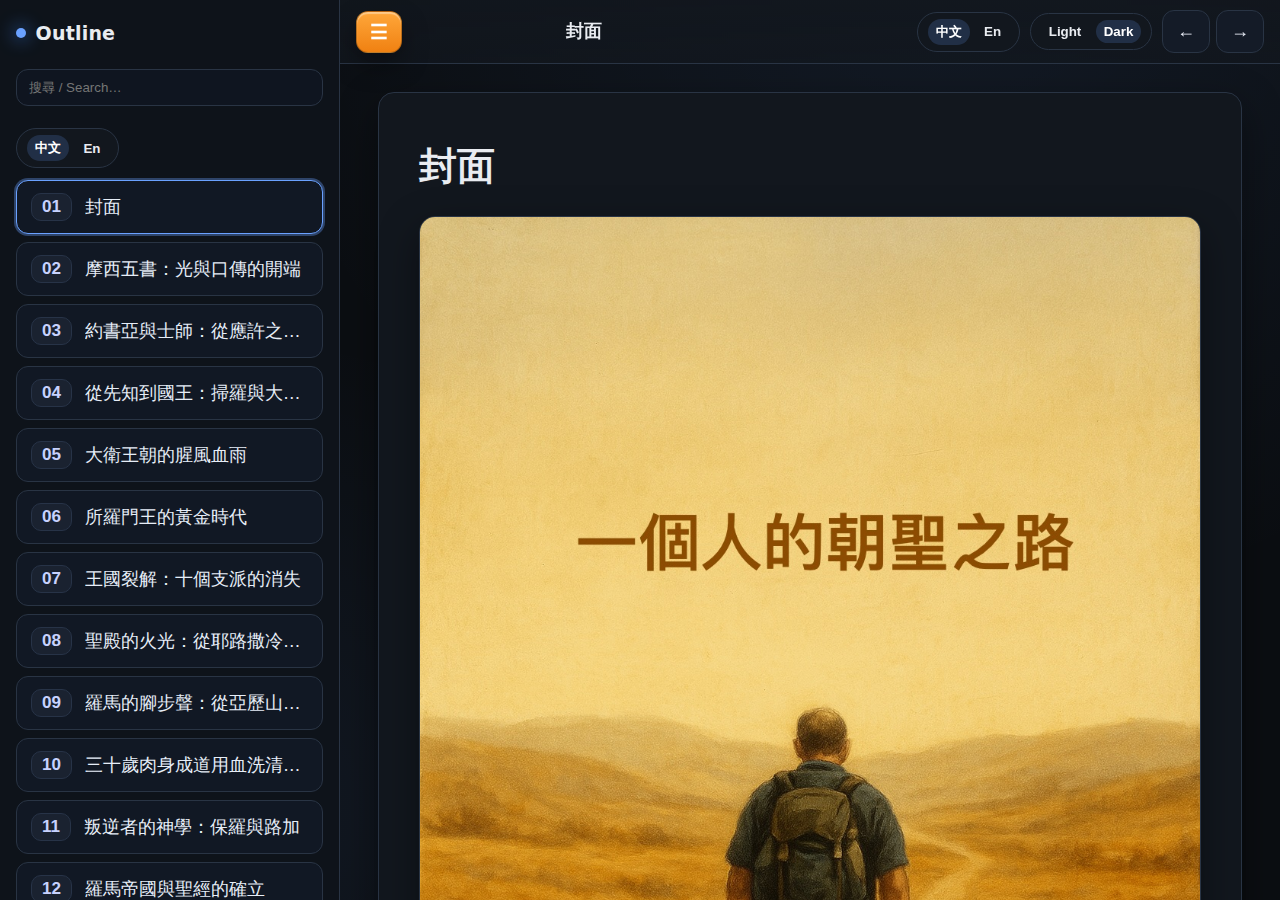
<file: mycamino/index.html>
<!doctype html>
<html lang="en">
<head>
<meta charset="utf-8" />
<meta name="viewport" content="width=device-width, initial-scale=1" />
<title>封面 — Reader</title>
<style>
:root {
  --bg: #0b0e12;
  --paper: #12171e;
  --ink: #e9ecf1;
  --muted: #b7c0cc;
  --line: #293444;
  --accent: #6aa1ff;
  --accent-2: #3f8cff;
  --shadow: 0 14px 40px rgba(0,0,0,.4);
  --sidebar-w: 340px;
  --radius: 16px;

  --base-font: 18.5px;   /* increased base */
  --h1: 34px;
  --h2: 26px;
  --nav-font: 17px;      /* bigger outline text */
}

@media (min-width: 1100px) {
  :root {
    --base-font: 19px;
    --h1: 38px;
    --h2: 28px;
    --nav-font: 18px;
  }
}

* { box-sizing: border-box; }
html, body { margin:0; height:100%; }
body[data-theme="light"] {
  --bg: #f4f6fb;
  --paper: #ffffff;
  --ink: #0f1725;
  --muted: #5b6a7e;
  --line: #e6e9f0;
  --accent: #365cff;
  --accent-2: #2746cc;
  --shadow: 0 12px 30px rgba(0,0,0,.08);
}

body {
  background: var(--bg);
  color: var(--ink);
  font-family: ui-sans-serif, system-ui, -apple-system, Segoe UI, Roboto, Helvetica, Arial;
  font-size: var(--base-font);
  line-height: 1.8;
}

a { color: var(--accent); text-decoration: none; }
a:hover { text-decoration: underline; }

.app {
  display: grid;
  grid-template-columns: var(--sidebar-w) 1fr;
  height: 100dvh;
}

.sidebar {
  border-right: 1px solid var(--line);
  background: #0e131a;
  color: #e9ecf1;
  padding: 16px;
  overflow: auto;
}
body[data-theme="light"] .sidebar {
  background: #f8faff;
  color: #0f1725;
}

.brand { display:flex; align-items:center; gap:.6rem; font-weight:800; letter-spacing:.2px; }
.brand .dot { width:10px; height:10px; border-radius:50%; background: var(--accent); box-shadow: 0 0 18px var(--accent-2); }

.search { margin: 12px 0 16px; position: sticky; top: 0; padding-top: 6px; background: inherit; }
.search input {
  width: 100%; padding: 10px 12px; border-radius: 12px; border: 1px solid var(--line);
  background: #0f1520; color: var(--ink);
}
body[data-theme="light"] .search input { background: #ffffff; }

.nav-list { display:flex; flex-direction:column; gap:8px; }
.nav-item {
  width: 100%; text-align: left; border:1px solid var(--line);
  background: #111824; color: var(--ink); border-radius: 12px;
  padding: 12px 14px; cursor: pointer; display:flex; gap:.8rem; align-items:center;
  transition: transform .06s ease, box-shadow .06s ease, border-color .2s ease;
  font-size: var(--nav-font);
}
body[data-theme="light"] .nav-item { background:#ffffff; }
.nav-item:hover { transform: translateY(-1px); box-shadow: 0 6px 16px rgba(0,0,0,.25); }
.nav-item.active { border-color: var(--accent); box-shadow: 0 0 0 2px color-mix(in srgb, var(--accent) 35%, transparent); }
.nav-num {
  font-weight: 900; color: #c7d2fe; font-variant-numeric: tabular-nums;
  background: #1a2230; padding: 3px 10px; border-radius: 10px; border:1px solid #273347; font-size: .95em;
}
body[data-theme="light"] .nav-num { background: #eef1ff; color:#243265; border-color:#dbe3ff; }
.nav-title { flex:1; overflow:hidden; text-overflow:ellipsis; white-space:nowrap; color:#e6edf7; }
body[data-theme="light"] .nav-title { color:#0f1725; }

.main {
  position: relative; overflow: auto;
  background:
    radial-gradient(1200px 1200px at 65% -10%, color-mix(in srgb, var(--accent) 9%, transparent) 0%, transparent 60%) no-repeat,
    radial-gradient(800px 800px at -10% 90%, color-mix(in srgb, var(--accent) 7%, transparent) 0%, transparent 60%) no-repeat,
    var(--bg);
}

.topbar {
  position: sticky; top: 0; z-index: 20;
  display:flex; align-items:center; gap: .8rem;
  padding: 10px 16px; border-bottom: 1px solid var(--line);
  background: linear-gradient(180deg, color-mix(in srgb, var(--paper) 88%, transparent), color-mix(in srgb, var(--paper) 78%, transparent));
  backdrop-filter: blur(6px);
}

.left-group { display:flex; align-items:center; gap:.6rem; }
.right-group { display:flex; align-items:center; gap:.6rem; margin-left:auto; }

.menu-btn, .outline-btn {
  width: 46px; height: 42px; border-radius: 12px; border: 1px solid rgba(0,0,0,.25);
  background: linear-gradient(180deg,#ffa73a,#f08112); color:#fff; font-weight:900; font-size:20px; cursor:pointer;
  box-shadow: 0 12px 26px rgba(0,0,0,.35), inset 0 2px 1px rgba(255,255,255,.4);
}
.outline-btn { display:inline-grid; place-items:center; }
.menu-btn { display:none; place-items:center; }

.titlebar { font-weight:800; letter-spacing:.2px; text-align:center; margin: 0 auto; font-size: 18px; }

.toggle {
  display:inline-flex; gap:.4rem; align-items:center; border:1px solid var(--line);
  border-radius: 999px; padding: 6px 10px; background: var(--paper);
}
.toggle button {
  border: 0; background: transparent; color: var(--ink); font-weight:700; cursor:pointer; padding: 4px 8px; border-radius: 999px;
}
.toggle button.active { background: color-mix(in srgb, var(--accent) 18%, transparent); color:#fff; }

.nav-arrows button {
  background:#141b27; color:#eaeef7; border:1px solid var(--line); border-radius:12px; cursor:pointer;
  font-weight:800; font-size: 18px; padding:10px 14px;
}
body[data-theme="light"] .nav-arrows button { background:#ffffff; color:#0f1725; }
.nav-arrows button:hover { border-color: var(--accent); }

.content-wrap {
  max-width: 900px; margin: 28px auto; padding: 0 18px 80px;
}

.doc-panel {
  display:none;
  background: var(--paper); border:1px solid var(--line); border-radius: var(--radius);
  box-shadow: var(--shadow); padding: 26px clamp(20px, 4vw, 40px);
}
.doc-panel.active { display:block; }

.doc-panel h1 { font-size: var(--h1); line-height:1.2; }
.doc-panel h2 { margin: 1.2em 0 .4em; font-size: var(--h2); }
.doc-panel p { margin: .85em 0; }
.doc-panel ul { margin: .6em 0 .8em 1em; padding-left: 1.2em; }
.doc-panel li { margin: .25em 0; }
.doc-panel code { background: #0f1520; border:1px solid #243448; padding: .2em .4em; border-radius: 6px; }
body[data-theme="light"] .doc-panel code { background:#f3f6ff; border-color:#dfe6fb; }

.cover { display:grid; place-items:center; min-height: 55vh; }
.cover img { width: 100%; height: auto; border-radius: var(--radius); border:1px solid var(--line); box-shadow: var(--shadow); }

.drawer-backdrop { display:none; position:fixed; inset:0; background: rgba(0,0,0,.4); z-index:40; opacity:0; transition:.2s opacity; }
.drawer {
  position: fixed; inset: 0 auto 0 0; width: min(86vw, 360px); z-index: 41;
  transform: translateX(-100%); transition: .25s transform; background: #0e131a; border-right:1px solid var(--line);
  padding: 14px; overflow:auto;
}
body[data-theme="light"] .drawer { background:#ffffff; }
.drawer .nav-list { padding-bottom: 20px; }
.drawer-open .drawer { transform: translateX(0); }
.drawer-open .drawer-backdrop { display:block; opacity:1; }

/* Mobile layout adjustments */
@media (max-width: 900px) {
  .app { grid-template-columns: 1fr; }
  .sidebar { display:none; }
  .menu-btn { display:inline-grid; }
  .outline-btn { display:none; }
  .titlebar { display:none; }    /* hide title on mobile as requested */
  .content-wrap { margin-top: 16px; }

  /* Bigger prev/next on mobile for easier tapping */
  .nav-arrows button { font-size: 20px; padding: 12px 18px; }
}
</style>
</head>
<body data-theme="dark">
<div class="app" id="app">
  <!-- Desktop sidebar -->
  <aside class="sidebar" id="sidebar">
    <div class="brand" style="margin-bottom:.6rem;"><span class="dot"></span> <span>Outline</span></div>
    <div class="search"><input id="searchBox" type="search" placeholder="搜尋 / Search…"></div>
    <!-- language tabs in sidebar -->
    <div class="toggle" style="margin: 6px 0 12px;">
      <button id="tabZH" class="active">中文</button>
      <button id="tabEN">En</button>
    </div>
    <nav class="nav-list" id="navListZH">
      <button class="nav-item" data-idx="0" id="nav-zh-0"><span class="nav-num">01</span><span class="nav-title">封面</span></button>
<button class="nav-item" data-idx="1" id="nav-zh-1"><span class="nav-num">02</span><span class="nav-title">摩西五書：光與口傳的開端</span></button>
<button class="nav-item" data-idx="2" id="nav-zh-2"><span class="nav-num">03</span><span class="nav-title">約書亞與士師：從應許之地到無王的時代</span></button>
<button class="nav-item" data-idx="3" id="nav-zh-3"><span class="nav-num">04</span><span class="nav-title">從先知到國王：掃羅與大衛的故事</span></button>
<button class="nav-item" data-idx="4" id="nav-zh-4"><span class="nav-num">05</span><span class="nav-title">大衛王朝的腥風血雨</span></button>
<button class="nav-item" data-idx="5" id="nav-zh-5"><span class="nav-num">06</span><span class="nav-title">所羅門王的黃金時代</span></button>
<button class="nav-item" data-idx="6" id="nav-zh-6"><span class="nav-num">07</span><span class="nav-title">王國裂解：十個支派的消失</span></button>
<button class="nav-item" data-idx="7" id="nav-zh-7"><span class="nav-num">08</span><span class="nav-title">聖殿的火光：從耶路撒冷到巴比倫</span></button>
<button class="nav-item" data-idx="8" id="nav-zh-8"><span class="nav-num">09</span><span class="nav-title">羅馬的腳步聲：從亞歷山大到耶穌的降生</span></button>
<button class="nav-item" data-idx="9" id="nav-zh-9"><span class="nav-num">10</span><span class="nav-title">三十歲肉身成道用血洗清我們罪的彌賽亞</span></button>
<button class="nav-item" data-idx="10" id="nav-zh-10"><span class="nav-num">11</span><span class="nav-title">叛逆者的神學：保羅與路加</span></button>
<button class="nav-item" data-idx="11" id="nav-zh-11"><span class="nav-num">12</span><span class="nav-title">羅馬帝國與聖經的確立</span></button>
<button class="nav-item" data-idx="12" id="nav-zh-12"><span class="nav-num">13</span><span class="nav-title">沙漠的回聲：從穆罕默德到鄂圖曼</span></button>
<button class="nav-item" data-idx="13" id="nav-zh-13"><span class="nav-num">14</span><span class="nav-title">在東方與西方之間：十字軍、絲路與大航海</span></button>
<button class="nav-item" data-idx="14" id="nav-zh-14"><span class="nav-num">15</span><span class="nav-title">反叛者馬丁路德：從火焰到印刷機的時代</span></button>
<button class="nav-item" data-idx="15" id="nav-zh-15"><span class="nav-num">16</span><span class="nav-title">帶著歐幾里德出征的務實神學戰士利瑪竇</span></button>
<button class="nav-item" data-idx="16" id="nav-zh-16"><span class="nav-num">17</span><span class="nav-title">信仰的萬花筒：從國教到清教徒，再到新世界</span></button>
<button class="nav-item" data-idx="17" id="nav-zh-17"><span class="nav-num">18</span><span class="nav-title">信仰落地：台灣的長老教會與宗派光譜</span></button>
<button class="nav-item" data-idx="18" id="nav-zh-18"><span class="nav-num">19</span><span class="nav-title">一個人的朝聖之路-01——最初的念想</span></button>
<button class="nav-item" data-idx="19" id="nav-zh-19"><span class="nav-num">20</span><span class="nav-title">一個人的朝聖之旅-02——台南的步履</span></button>
    </nav>
    <nav class="nav-list" id="navListEN" style="display:none;">
      <button class="nav-item" data-idx="0" id="nav-en-0"><span class="nav-num">01</span><span class="nav-title">Cover</span></button>
<button class="nav-item" data-idx="1" id="nav-en-1"><span class="nav-num">02</span><span class="nav-title">The Five Books of Moses: Where Light and Story Begin</span></button>
<button class="nav-item" data-idx="2" id="nav-en-2"><span class="nav-num">03</span><span class="nav-title">Joshua and the Judges: From the Promised Land to the Time Without Kings</span></button>
<button class="nav-item" data-idx="3" id="nav-en-3"><span class="nav-num">04</span><span class="nav-title">From Prophet to King: The Story of Saul and David</span></button>
<button class="nav-item" data-idx="4" id="nav-en-4"><span class="nav-num">05</span><span class="nav-title">The Blood and Shadows of David’s Dynasty</span></button>
<button class="nav-item" data-idx="5" id="nav-en-5"><span class="nav-num">06</span><span class="nav-title">Solomon’s Golden Age</span></button>
<button class="nav-item" data-idx="6" id="nav-en-6"><span class="nav-num">07</span><span class="nav-title">The Shattered Kingdom: The Vanishing of Ten Tribes</span></button>
<button class="nav-item" data-idx="7" id="nav-en-7"><span class="nav-num">08</span><span class="nav-title">The Fire of the Temple: From Jerusalem to Babylon</span></button>
<button class="nav-item" data-idx="8" id="nav-en-8"><span class="nav-num">09</span><span class="nav-title">The Footsteps of Rome: From Alexander to the Birth of Jesus</span></button>
<button class="nav-item" data-idx="9" id="nav-en-9"><span class="nav-num">10</span><span class="nav-title">The Messiah at Thirty: Flesh, Blood, and the Road to the Cross</span></button>
<button class="nav-item" data-idx="10" id="nav-en-10"><span class="nav-num">11</span><span class="nav-title">The Theology of a Rebel: Paul and Luke</span></button>
<button class="nav-item" data-idx="11" id="nav-en-11"><span class="nav-num">12</span><span class="nav-title">Rome and the Making of the Bible</span></button>
<button class="nav-item" data-idx="12" id="nav-en-12"><span class="nav-num">13</span><span class="nav-title">Echoes of the Desert: From Muhammad to the Ottomans</span></button>
<button class="nav-item" data-idx="13" id="nav-en-13"><span class="nav-num">14</span><span class="nav-title">Between East and West: Crusades, Silk Roads, and the Age of Discovery</span></button>
<button class="nav-item" data-idx="14" id="nav-en-14"><span class="nav-num">15</span><span class="nav-title">Martin Luther the Rebel: From Fire to the Printing Press</span></button>
<button class="nav-item" data-idx="15" id="nav-en-15"><span class="nav-num">16</span><span class="nav-title">The Pragmatic Theologian Who Carried Euclid to Battle: Matteo Ricci</span></button>
<button class="nav-item" data-idx="16" id="nav-en-16"><span class="nav-num">17</span><span class="nav-title">The Kaleidoscope of Faith: From State Churches to Puritans, and the New World</span></button>
<button class="nav-item" data-idx="17" id="nav-en-17"><span class="nav-num">18</span><span class="nav-title">Faith Takes Root: The Presbyterian Church and Taiwan’s Mosaic of Denominations</span></button>
<button class="nav-item" data-idx="18" id="nav-en-18"><span class="nav-num">19</span><span class="nav-title">A Pilgrim’s Path – Chapter 1: The First Stirring</span></button>
<button class="nav-item" data-idx="19" id="nav-en-19"><span class="nav-num">20</span><span class="nav-title">A Pilgrim’s Journey – 02: Steps Through Tainan</span></button>
    </nav>
  </aside>

  <!-- Main -->
  <main class="main" id="main">
    <div class="topbar">
      <div class="left-group">
        <button class="menu-btn" id="menuBtn" title="目錄">≡</button>
        <button class="outline-btn" id="outlineBtn" title="Outline">☰</button>
      </div>

      <div class="titlebar" id="titlebar">—</div>

      <div class="right-group">
        <div class="toggle" id="langToggle">
          <button data-lang="zh" class="active">中文</button>
          <button data-lang="en">En</button>
        </div>
        <div class="toggle" id="themeToggle">
          <button data-theme="light">Light</button>
          <button data-theme="dark" class="active">Dark</button>
        </div>
        <div class="nav-arrows">
          <button id="btnPrev" title="上一篇 / Prev">←</button>
          <button id="btnNext" title="下一篇 / Next">→</button>
        </div>
      </div>
    </div>

    <div class="content-wrap" id="contentWrap">
      <!-- Chinese articles -->
      <article class="doc-panel active" id="zh-a000" tabindex="0"><div class="doc-header-mobile"><h1 class="doc-title">封面</h1></div>
<div class="cover"><img src="cover_zh.jpg" alt="封面" /></div>
</article>
<article class="doc-panel" id="zh-a001" tabindex="0"><div class="doc-header-mobile"><h1 class="doc-title">摩西五書：光與口傳的開端</h1></div>
<h1>起初的敘事</h1>
<p>打開一本聖經，第一句話就震盪人心：「起初，神創造天地。」（創世記 1:1） 接著我們讀到六日的創造——光被呼喚而出，晝與夜分明；天空、大地、海洋次第成形；草木結果子，飛鳥與走獸各從其類。第六日，神照自己的形像造人，賦予他們治理大地的使命；第七日，神歇了祂一切的工，賜福這日為聖日（創世記 1–2 章）。</p>
<p>然而樂園並沒有持久。亞當與夏娃吃了禁果，眼睛明亮卻失去純真，被逐出伊甸園。兄弟之間的血染上了土地——該隱殺了亞伯。人類的腐敗加劇，直到大洪水臨到，唯有挪亞一家因方舟得救（創世記 3–9 章）。這些故事並非單純的寓言，它們構成了猶太與基督信仰對人性與宇宙秩序的根本理解。</p>
<h1>祖先的呼召與記號</h1>
<p>歷史的轉折點出現在一個名叫亞伯蘭的人身上。神呼召他離開本地本族，要使他的後裔成為大國，賜給他迦南地為業（創世記 12 章）。在創世記 17 章，神與亞伯蘭立約，改名為亞伯拉罕，並以「割禮」作為這約的記號。從此，割禮不只是身體上的記號，更成為猶太民族身分的根基。</p>
<p>亞伯拉罕的後裔成為故事的主線。以撒、雅各、十二個支派的形成，特別是約瑟的故事：他被兄長們因嫉妒而賣到埃及，卻因神的眷顧成為埃及宰相。多年後，當飢荒襲擊迦南時，約瑟的兄弟們來到埃及糴糧，於是雅各全家七十口都搬到埃及，在那裡繁衍生息（創世記 37–50 章）。</p>
<h1>出埃及與律法</h1>
<p>時間流轉，約瑟去世，新的法老「不認識約瑟」，懼怕以色列人眾多，便奴役他們，甚至下令殺死希伯來男嬰（出埃及記 1 章）。這時摩西誕生了。他奇蹟般地被保存性命，在埃及王宮中長大，後來逃往曠野。神在燃燒的荊棘中向他顯現，呼召他帶領百姓出埃及（出埃及記 3 章）。</p>
<p>經過十災，紅海的分開，以色列人終於離開為奴之家。摩西在西奈山上領受十誡，並得到律法。這些律法規範了獻祭、節期、潔淨、民事、刑事——幾乎涵蓋生活的方方面面（出埃及記、利未記）。</p>
<p>然而，他們的不信與悖逆讓這群人不得不在曠野漂流四十年，直到那一代人倒閉，下一代才能進入應許之地（民數記、申命記）。摩西在尼波山上遙望迦南，卻不得進去。他的接班人約書亞，將承接這使命（申命記 34 章）。</p>
<h1>托拉與口傳</h1>
<p>這五卷書，被稱為「摩西五書」，是猶太教信仰的核心，希伯來語稱為「托拉」。它既是歷史，又是律法，更是猶太民族身份的根基。</p>
<p>但是猶太傳統還說：摩西不僅留下了「文字的律法」，還留下了「口傳的律法」。這口傳的部分，在世代相傳中逐漸整理成文，最後編纂成浩瀚的《塔木德》。在其中，拉比們爭論如何守安息日、如何理解「眼中有眼，以牙還牙」、如何在沒有聖殿的時代實踐獻祭精神。</p>
<p>基督徒教會大多沒有將塔木德納入信仰體系。因為在基督教神學裡，律法已由基督成全，塔木德那套「如何守律法」的細節似乎失去必要。但若你從文化角度看，就會發現：托拉加塔木德，才是猶太信仰的完整樣貌。</p>
<h1>為什麼要從這裡開始？</h1>
<p>我們今天讀聖經，常常是翻開印刷精美的一卷，從「要有光」開始。但若換一個角度來看，這整個開頭其實是摩西寫給一個正在逃亡、剛剛建立民族身份的族群。這不是單純的宇宙起源故事，而是「誰是我們、我們從哪裡來」的回答。</p>
<p>摩西自己是一個在埃及長大、後來流亡曠野的領袖。他帶領百姓走過海水、進入荒野，用這五卷書替民族立下記憶：上帝曾造天地，曾與亞伯拉罕立約，如今也要帶你們回到應許之地。</p>
<p>這就是摩西五書，也是猶太民族的托拉。 而故事，才剛剛開始。下一章，將進入「約書亞記」——摩西的接班人，如何把民族真正帶進迦南。</p>
</article>
<article class="doc-panel" id="zh-a002" tabindex="0"><div class="doc-header-mobile"><h1 class="doc-title">約書亞與士師：從應許之地到無王的時代</h1></div>
<h1>跨過約旦河的勝利</h1>
<p>摩西死在尼波山上，望見迦南卻不得進去。接下來的故事交到約書亞手裡。 約書亞並不是一個「創造故事」的人，他不是詩人，也不像摩西一樣帶來律法。他是軍事指揮官，是一個行動派。聖經描寫他帶領以色列人渡過約旦河，水流奇蹟般止住，百姓在乾地上走過去（約書亞記 3 章）。</p>
<p>進入迦南的第一場戰役，就是著名的耶利哥之戰。那裡的城牆堅固，卻在以色列人繞城吹角之後倒塌（約書亞記 6 章）。對猶太人來說，這是一個「神與他們同在」的象徵；但如果換個角度看，這也是一個民族對土地的掠奪戰。考古學界甚至爭論：耶利哥當時是否真的有一座城牆？</p>
<p>這讓問題浮現出來：當我們說「應許之地」，到底是在說神賜下的禮物，還是一個民族藉由信仰的力量正當化了自己的征服？</p>
<h1>分地與未竟之事</h1>
<p>約書亞記的後半段講的不是戰爭，而是分地。十二個支派分配到各自的地業——這不只是地圖的分割，更是民族身份的具體化。 然而，約書亞書也坦白地記下：許多迦南城邑沒有完全被征服（約書亞記 13–17 章）。換句話說，這並不是一個乾淨利落的勝利，而是一個充滿妥協與未完成的過程。</p>
<p>這點很重要。因為接下來的歷史，正是建立在這個「半完成的征服」之上。以色列人與迦南人並存，有時通婚，有時同住，有時彼此衝突。這種「沒有完全佔領」的狀況，也成為《士師記》的背景。</p>
<h1>士師是誰？</h1>
<p>接著進入《士師記》，中文「士師」一詞很容易讓人誤解，好像是現代的法官。但其實，原文希伯來文是 שֹׁפֵט (shofet)，意思更接近「領袖」、「審判者」，甚至「臨時的拯救者」。這些士師並不是世襲王，也不是律法學者。他們更像是「神靈臨時興起的人物」，在危機的時候帶領百姓。</p>
<p>換句話說，士師不是制度化的官職，而是一種「被呼召的人物」。聖經的描述裡，他們常常是能聽見耶和華話語，或者被「耶和華的靈」感動的人（士師記 3:10；6:34）。他們兼具宗教與軍事功能：既是先知般的宣告者，也是戰場上的領袖。</p>
<p>這點很有意思，因為它顯示出：在一個還沒有王的時代，領導權不是透過制度繼承，而是透過「神蹟」與「魅力」來建立。</p>
<h1>一個混亂的時代</h1>
<p>《士師記》有一句反覆出現的話：「那時以色列中沒有王，各人任意而行。」（士師記 17:6；21:25） 這句話幾乎是對那個時代的總結。聖經裡一再出現「以色列人行耶和華眼中看為惡的事」，於是被敵人欺壓，再呼求神，神就興起一位士師拯救他們。這是一個循環：墮落 → 被壓迫 → 呼求 → 拯救 → 再墮落。</p>
<p>幾位著名的士師，像是女先知底波拉（士師記 4–5 章）、基甸（士師記 6–8 章）、參孫（士師記 13–16 章），都帶著鮮明的故事色彩。底波拉是少數女性領袖，基甸從膽怯的農夫成為大能的勇士，參孫則是一個帶著悲劇英雄色彩的「拿細耳人」。</p>
<p>這些人物都很戲劇化，但同時也凸顯了社會的脆弱——每個士師只能解決當下的問題，沒有建立起長期穩定的制度。</p>
<h1>非教會的挑戰</h1>
<p>如果不帶著教會的眼鏡來讀《士師記》，會發現它其實是在描寫一個「政治真空的社會」。沒有王，沒有穩定的政府，只有臨時出現的領袖和一再的混亂。這樣的社會其實很危險：每個部落各自為政，甚至彼此攻擊。</p>
<p>那麼問題來了：這真的是神原本要他們的政治型態嗎？還是，這只是歷史中一個過渡的必然？</p>
<p>猶太教的拉比文獻裡，有人讚美士師的時代，認為這是一種「直接由神統治」的社會；但也有人認為，這段歷史顯示人類需要制度，需要一個「王」。</p>
<h1>撒母耳的影子</h1>
<p>在《士師記》的結尾，社會的崩壞幾乎觸目驚心：但支派的遷徙、利未人妾的悲劇、便雅憫支派差點被滅絕（士師記 19–21 章）。這些血腥的故事不是兒童主日學會講的，它們卻赤裸裸寫在聖經裡。</p>
<p>而在這混亂的盡頭，歷史正在預備一個新的轉折。最後一位士師——撒母耳——即將登場。他不只是一位士師，更是先知，他將為以色列膏立第一位王。</p>
<p>下一篇，我們就會進入撒母耳的世界：從一個無王的部落社會，過渡到「有王的時代」。</p>
</article>
<article class="doc-panel" id="zh-a003" tabindex="0"><div class="doc-header-mobile"><h1 class="doc-title">從先知到國王：掃羅與大衛的故事</h1></div>
<h1>撒母耳：最後的士師</h1>
<p>在士師的混亂時代結束之前，出現了一位轉折性人物：撒母耳。他既是士師，又是先知。根據聖經的記載，他的母親哈拿曾因多年不孕，向耶和華祈求，並許願將孩子奉獻給神。撒母耳就成為了從小在聖殿侍奉的孩子（撒母耳記上 1–3 章）。</p>
<p>撒母耳的角色不同於前面的士師。他不僅僅是臨時的軍事領袖，而是「耶和華的代言人」。當百姓要求立一位王來「像列國一樣」時（撒母耳記上 8:5），撒母耳心中不悅，因為這意味著以色列不再單純承認「神為王」。然而，神的回應耐人尋味：祂允許這件事發生，並指示撒母耳為以色列立王。</p>
<p>這裡已經可以看到張力：百姓要制度，先知強調神的直接統治，兩者之間的妥協就形成了「王權」這個新舞台。</p>
<h1>掃羅的登場與墮落</h1>
<p>第一位被揀選的王是掃羅。他來自便雅憫支派，聖經形容他「又高又壯，眾人中沒有能比他的」（撒母耳記上 9:2）。這樣的外貌描寫，很符合古代人對王的期待。</p>
<p>掃羅的早期表現並不差。他帶領以色列人擊敗亞捫人，百姓因此擁立他為王（撒母耳記上 11 章）。然而，故事的關鍵在於他後來的一場戰爭：攻打亞瑪力人。</p>
<p>根據聖經，耶和華透過撒母耳給掃羅一個非常嚴厲的命令：要將亞瑪力人「徹底滅絕」，包括男人、女人、孩童、嬰兒，連牲畜都不可留（撒母耳記上 15:3）。這是一段令人難以接受的文字——它反映出古代戰爭的殘酷，也顯示出一種「聖戰」的意識形態。</p>
<p>但掃羅沒有完全執行。他留下了亞瑪力王亞甲，並保留了一些上好的牛羊。這在他看來是合理的——百姓要獻祭給神。可是，撒母耳卻嚴厲斥責他，指出「耶和華喜悅燔祭和平安祭，豈如喜悅人聽從祂的話呢？聽命勝於獻祭，順從勝於公羊的脂油」（撒母耳記上 15:22）。</p>
<p>這一役，掃羅失去了神的青睞，也失去了撒母耳的支持。雖然他依然在位，但聖經說「耶和華的靈離開掃羅」（撒母耳記上 16:14）。這是他悲劇命運的起點。</p>
<h1>牧羊人王子</h1>
<p>就在這個背景下，一個年輕的牧羊人出場了：大衛。 他來自猶大支派，父親是伯利恆人耶西。大衛不是長子，而是家中排行靠後的孩子。他平時在曠野放羊，甚至要用手中的投石器保護羊群免受獅子和熊的攻擊（撒母耳記上 17:34–36）。</p>
<p>當掃羅被「惡魔攪擾」時，大衛因善於彈琴被召進宮中，為王驅散陰霾（撒母耳記上 16:23）。接著，他又因擊敗巨人歌利亞而名聲大噪（撒母耳記上 17 章）。一個沒有戰功背景的少年，突然成了民族英雄。</p>
<p>這裡的對比很鮮明：一邊是失去神靈支持的王掃羅；一邊是被神「暗中膏立」的牧羊人（撒母耳記上 16:13）。在古代政治語境裡，這幾乎等於王位的「合法性轉移」。</p>
<h1>友情、猜忌與宮廷政治</h1>
<p>掃羅對大衛的態度很複雜。起初，他賞識大衛，甚至讓他常伴左右。但隨著大衛戰功累累，婦女們歌唱「掃羅殺死千千，大衛殺死萬萬」（撒母耳記上 18:7），王的嫉妒心被點燃。</p>
<p>更耐人尋味的是，掃羅的兒子約拿單與大衛成為深厚的朋友。聖經說「約拿單愛大衛如同愛自己的性命」（撒母耳記上 18:1）。這段關係在歷史與神學詮釋中有各種討論，但無論如何，它讓宮廷局勢更加微妙：王子與「潛在的競爭者」結成了盟約。</p>
<p>掃羅多次企圖殺害大衛，甚至親手投槍（撒母耳記上 18:11），但大衛總能逃脫。他一方面尊敬掃羅「耶和華所膏立的王」，拒絕自己動手篡位；另一方面，他的聲望與支持卻不斷增長。這種張力，使故事帶有濃厚的政治鬥爭色彩。</p>
<h1>從宮廷鬥爭到王朝轉移</h1>
<p>最終，掃羅在與非利士人的戰爭中自殺身亡（撒母耳記上 31 章）。大衛繼位，結束了掃羅王朝，建立了猶大王國的核心。</p>
<p>聖經的記載很明確：這一切不是單純的「英雄傳」，而是一個宮廷鬥爭的過程。從掃羅的命令失敗，到大衛的牧羊人身份，再到王子與「未來王」之間的友情，背後都有一個主題：神的旨意似乎在推動歷史，但同時，這也是一場赤裸裸的政治鬥爭。</p>
<h1>預告：王朝的陰影</h1>
<p>大衛的登基，對猶太民族而言是一個新時代的開始。但故事並沒有停在「勝利」這裡。很快，我們會看到：大衛王朝裡，權力與慾望再次帶來混亂。兒子們彼此爭奪，血腥與背叛將成為接下來的主題。</p>
</article>
<article class="doc-panel" id="zh-a004" tabindex="0"><div class="doc-header-mobile"><h1 class="doc-title">大衛王朝的腥風血雨</h1></div>
<h1>國王的後宮與種子</h1>
<p>大衛成為國王後，帶來的並不只是統一與繁榮。聖經裡寫得很明白：他收了許多妻妾（撒母耳記下 5:13）。這在古代是王權的象徵，但同時也埋下無數家庭悲劇的伏筆。王宮裡的女人越多，王子的數量也越多，而王子的數量多，意味著潛在的王位競爭者也多。</p>
<p>更令人不安的是，大衛自己也犯下了驚天醜聞。他看上了烏利亞的妻子拔示巴，與她發生關係（撒母耳記下 11 章）。為了掩蓋罪行，他設計讓拔示巴的丈夫烏利亞在前線戰死。這個故事，任何人即使不在教會，也會承認是「聖經裡最醜陋的宮廷鬥爭之一」。從此，大衛王室被宣告要承受來自內部的動盪。</p>
<h1>兄妹亂倫與血腥報復</h1>
<p>不久後，混亂開始爆發。大衛的兒子暗嫩迷戀自己的同父異母妹妹她瑪（撒母耳記下 13 章）。他假裝生病，把她騙進臥室，然後強暴了她。這是一段聖經裡毫不遮掩的亂倫與暴力場景。</p>
<p>大衛聽到後「甚是怒氣」，但卻沒有懲罰暗嫩（撒母耳記下 13:21）。這個縱容，直接點燃了另一個兒子押沙龍的怒火。押沙龍是她瑪的親兄弟，他忍了兩年，最後設計宴會，把暗嫩灌醉後殺死。</p>
<p>這不只是家庭悲劇，而是王室內戰的前奏。</p>
<h1>押沙龍的叛亂</h1>
<p>押沙龍不只是個心狠手辣的復仇者，他同時也長得俊美，備受百姓喜愛（撒母耳記下 14:25）。於是，他一步步贏得人心，最後乾脆舉兵叛亂，自己稱王。</p>
<p>最戲劇化的場景是：押沙龍為了羞辱父親，公然在宮殿屋頂，與大衛的妃嬪發生關係（撒母耳記下 16:22）。這是一個極度政治化的動作——在古代中東，奪取王的後宮就代表奪取王權。</p>
<p>大衛被迫逃離耶路撒冷，一度像當年逃避掃羅時那樣流亡。</p>
<h1>大將軍約押的手</h1>
<p>押沙龍雖然氣勢如虹，但最終戰敗。他騎著騾子逃跑時，頭髮卡在樹枝上，懸在半空，成了一個無力掙扎的活靶（撒母耳記下 18:9）。大衛明確下令：「你們要寬待那少年人押沙龍」（撒母耳記下 18:5），因為他畢竟是自己的兒子。</p>
<p>然而，大衛的將軍約押不耐煩，直接用三根短槍刺入押沙龍的心臟（撒母耳記下 18:14）。這一舉動，徹底摧毀了父子的關係，也讓大衛陷入極度悲痛。他不停哀號：「我兒押沙龍哪，我兒押沙龍哪！我恨不得替你死！」（撒母耳記下 18:33）。</p>
<p>但約押也很冷酷。他警告大衛，如果他繼續為叛徒兒子哭泣，而不出來安撫軍隊，整個國家就會瓦解（撒母耳記下 19 章）。這是現實政治與父子親情的撕裂。</p>
<h1>王位的爭奪</h1>
<p>押沙龍死後，大衛雖然重回耶路撒冷，但王室的爭權還沒結束。他的另一個兒子亞多尼雅，趁大衛年老體衰時自立為王（列王紀上 1 章）。這又是一場內部政變。</p>
<p>最後脫穎而出的不是亞多尼雅，而是拔示巴的兒子所羅門。大衛臨死前，立所羅門為繼承人。聖經描述了一連串宮廷鬥爭：亞多尼雅最後被所羅門處死，約押也因反叛被清算。大衛王朝正式傳到第三任國王手中。</p>
<h1>收尾與懸念</h1>
<p>這一切讀起來，根本就是一場古代版的宮廷鬥爭史，沒有粉飾的浪漫，只有血與權力。聖經並沒有隱藏大衛的罪，也沒有避談他的兒子們的叛亂、亂倫與流血。</p>
<p>這就像一部歷史紀錄片，或者一齣大型家族劇：從牧羊少年到帝國之王，大衛的故事不是英雄的完美升華，而是一個家族內部的毀滅序曲。</p>
<p>下一篇，我們要把焦點放在大衛之後的王——所羅門。這位以智慧著稱的君王，將如何帶領以色列走向黃金時代？而黃金之後，是否就是裂解的開始？</p>
</article>
<article class="doc-panel" id="zh-a005" tabindex="0"><div class="doc-header-mobile"><h1 class="doc-title">所羅門王的黃金時代</h1></div>
<h1>智慧的試煉</h1>
<p>大衛死後，他的兒子所羅門登基。這個年輕的王剛上位，滿朝文武和百姓都盯著看——他到底能不能坐穩王位？</p>
<p>聖經裡留下一個精彩場景，簡直像是宮廷法庭大戲。兩個妓女帶著一個孩子來到王前。她們各自聲稱那孩子是自己的，另一個則是把孩子壓死的女人。沒有DNA鑑定，沒有監控錄影，一切就是她說她也說。</p>
<p>所羅門王怎麼做？他冷冷地下令：「把活孩子劈成兩半，一人一半！」（列王紀上 3:25）。這話一出，宮廷裡應該倒吸一口涼氣。但這就是他的智慧陷阱。</p>
<p>真正的母親立刻喊：「不要殺孩子！把他給她吧！」 而假母親卻說：「對啊，大家一人一半！」於是，真相大白。這場「審判」立刻震動整個以色列，眾人都說：這個王有神賜的智慧，可以秉行公義。</p>
<h1>黃金王國</h1>
<p>所羅門的時代，是以色列歷史的巔峰。他繼承父親大衛所打下的疆土，讓以色列進入前所未有的盛世。聖經說那時候「銀子在耶路撒冷算不了什麼」（列王紀上 10:21），因為太多了，滿地都是金器和香柏木。</p>
<p>他不只是暴發戶，還是建築狂人。他完成了大衛未能建成的 聖殿，用了七年，把耶路撒冷變成宗教與政治的中心。又花十三年建造自己的王宮，規模更是誇張。這裡的細節，讀起來就像《宮廷甄嬛傳》加《帝國建築史》的合體——充滿工匠、香柏木、黃金裝飾。</p>
<p>所羅門還娶了許多外邦女子，其中最有名的就是埃及法老的女兒（列王紀上 3:1）。這種婚姻不只是愛情，更是外交手段。以色列在他的統治下，成為區域大國，和鄰邦建立聯盟，甚至吸引了外國君王來訪。</p>
<p>最傳奇的故事莫過於 示巴女王。她聽聞所羅門的智慧與財富，帶著寶物和難題前來試探（列王紀上 10 章）。據聖經說，她問的每一個難題，所羅門都能解答。最後她讚嘆說，傳聞裡的榮耀還不到一半！這場會面，既像外交峰會，又像明星訪談，所羅門成了全世界矚目的「智慧偶像」。</p>
<h1>盛世的暗影</h1>
<p>然而，黃金時代的背後，也有陰影。所羅門的奢華需要龐大的稅收和徭役。他徵召大量百姓為王室服苦役，這種壓榨逐漸埋下怨恨。</p>
<p>更大的問題是，他娶了眾多外邦女子，隨她們拜偶像，為外邦神建祭壇（列王紀上 11:4–8）。聖經毫不留情地記錄了這一點：晚年的所羅門，心偏離了耶和華。這成了整個王朝裂解的序曲。</p>
<h1>結語：繁華將盡</h1>
<p>所羅門的智慧、他的建築、他的外交和財富，讓以色列成為一顆耀眼的明星。但正如歷史上無數帝國的黃金期一樣，榮耀與衰落往往緊緊相連。</p>
<p>聖經的筆觸已經預告了：在所羅門死後，王國將分裂為南國猶大與北國以色列。這不是立刻發生的崩塌，而是一場從內部滋長的裂痕，最終將吞噬所羅門一手建立的輝煌。</p>
<p>下一篇，我們將走進那場分裂，看見兄弟相爭、國家一分為二，猶太人的命運開始走向新的篇章。</p>
</article>
<article class="doc-panel" id="zh-a006" tabindex="0"><div class="doc-header-mobile"><h1 class="doc-title">王國裂解：十個支派的消失</h1></div>
<h1>榮耀後的裂縫</h1>
<p>所羅門死後，他的王國卻沒有繼續延伸輝煌，反而開始崩解。原因很直接：稅收與勞役壓得百姓喘不過氣，尤其是北方的支派。他的兒子羅波安繼位時，百姓提出訴求：能否減輕重擔？羅波安不但沒有鬆綁，反而放話：「我父親用鞭子管轄你們，我要用蠍子鞭子管轄你們。」（列王紀上 12:14）</p>
<p>一句話，點燃了叛火。北方十個支派脫離，擁立耶羅波安為王，建立了北國以色列。南邊則剩下猶大與便雅憫，這就是南國猶大。從此，統一的以色列不復存在。</p>
<h1>亞述的登場</h1>
<p>北國雖然幅員廣闊，但政局不穩，王位頻繁更替，暗殺、篡位比比皆是。外患之下，這個國家格外脆弱。</p>
<p>這時候，一頭來自北方的猛獸正在壯大：亞述帝國。亞述的都城尼尼微（是的，就是約拿書裡的那個尼尼微），以殘暴和鐵血著稱。歷史記載他們的軍事風格非常直接——鐵器武器、恐怖戰術，把俘虜剖腹、剝皮、釘在城牆上，以此震懾四方。對亞述來說，統治靠的不是仁義，而是讓敵人徹底喪膽。</p>
<p>亞述逐漸擴張，從兩河流域一路向西，把目光放到地中海東岸這片肥沃的土地。北國以色列無力抵擋，公元前722年（聖經：列王紀下 17 章），撒馬利亞城陷落。亞述的做法很特別：他們不只是統治，還要改造。他們把上層的精英擄走，散居到帝國各地；然後把亞述人帶來，和剩下的以色列平民混居。</p>
<p>結果？原本純粹的北國十支派消失，留下來的人與外族通婚，成為後來的「撒瑪利亞人」。在猶太人的眼裡，這群人既不純血，也不純信仰，成為日後新約時代猶太人最瞧不起的族群。</p>
<h1>螳螂捕蟬，黃雀在後</h1>
<p>亞述看似不可一世，但歷史的規律是：強權終有後來者。東方的巴比倫漸漸崛起，取代亞述成為兩河流域的新霸主。</p>
<p>說到巴比倫，就不得不提更早的 漢摩拉比（約公元前18世紀）。他以「漢摩拉比法典」著稱，刻在石碑上的律法，講究「以眼還眼，以牙還牙」，顯示出早期美索不達米亞社會的嚴格規範。雖然他的時代早於以色列王國數百年，但這種「法律與秩序」的傳統，成了巴比倫精神的一部分。</p>
<p>巴比倫在亞述衰敗時趁勢而起，後來會把矛頭指向南國猶大。但這，就是下一篇的故事了。</p>
</article>
<article class="doc-panel" id="zh-a007" tabindex="0"><div class="doc-header-mobile"><h1 class="doc-title">聖殿的火光：從耶路撒冷到巴比倫</h1></div>
<h1>南國孤影</h1>
<p>在北國以色列覆滅後，南國猶大就像孤島一樣存在著。猶大人或許暗自慶幸，因為耶路撒冷還有聖殿，還有大衛王朝的血脈，他們覺得上帝應該會保護這片土地。</p>
<p>但現實是，猶大依舊被夾在大國角力之中。亞述、埃及、巴比倫，輪番伸手過來，要求進貢、效忠。聖經裡清楚描述了猶大諸王的無力：有人投靠埃及，有人想和巴比倫周旋，最終全都徒勞。</p>
<h1>先知的警告</h1>
<p>這段時間，先知們一再發聲。耶利米在耶路撒冷呼喊，警告百姓不要依靠虛假的盟約，不要以為「我們有聖殿」就能平安（耶利米書 7:4）。以西結在被擄到巴比倫後，甚至異象看見耶和華的榮耀離開聖殿（以西結書 10章）。</p>
<p>這些話對百姓來說刺耳，因為沒有人願意相信耶路撒冷會被毀。</p>
<h1>巴比倫的圍城</h1>
<p>公元前586年，事情真的發生了。巴比倫王尼布甲尼撒第三次攻打耶路撒冷。這一次，城牆被攻破，聖殿被燒毀，城中精英被擄走，只剩下一些窮苦農夫留在本地（列王紀下 25 章）。</p>
<p>這就是猶太歷史上最慘痛的「巴比倫之囚」：精英被放逐到異地，沒有聖殿、沒有國王，只剩下身份的碎片。</p>
<h1>巴比倫與帝國的遊戲</h1>
<p>巴比倫的強盛讓人想起更古老的漢摩拉比——雖然他早在千年前就去世了，但「巴比倫」這個名字總和強權與法律掛鉤。尼布甲尼撒修築的空中花園，後來被列為世界七大奇蹟之一，但在猶太人眼裡，巴比倫是一個黑暗的符號，是「擄掠與流亡」的代名詞。</p>
<p>然而，強盛的巴比倫只維持了不到一百年。波斯帝國的居魯士大帝興起，席捲兩河流域。公元前539年，他攻入巴比倫，幾乎不費一兵一卒，因為城內百姓早已厭倦了巴比倫王朝。</p>
<p>波斯的統治方式和亞述、巴比倫不同。亞述靠恐怖，巴比倫靠威權，波斯則靠「懷柔」與宗教自由。居魯士頒布詔令，允許猶太人回到耶路撒冷，重建聖殿（以斯拉記 1:1–4）。這是聖經裡罕見的時刻：一個外邦君王被稱為「耶和華的受膏者」（以賽亞書 45:1）。</p>
<h1>希臘的陰影</h1>
<p>不過，歷史的巨輪沒有停。波斯後來被馬其頓的亞歷山大大帝擊敗。亞歷山大以驚人的速度征服了整個近東，把希臘語與文化帶到耶路撒冷。</p>
<p>對猶太人來說，這既是威脅，也是挑戰。他們開始面對一個問題：要保守摩西的律法，還是要融入希臘的生活？這個問題，會一直延續到新約時代。</p>
</article>
<article class="doc-panel" id="zh-a008" tabindex="0"><div class="doc-header-mobile"><h1 class="doc-title">羅馬的腳步聲：從亞歷山大到耶穌的降生</h1></div>
<h1>亞歷山大的遺產</h1>
<p>亞歷山大大帝三十二歲就去世了，像一顆燃盡的流星。他死後沒有留下繼承人，龐大的帝國被幾位將領瓜分。埃及落在托勒密王朝手裡，敘利亞和巴比倫則由塞琉古家族掌控。耶路撒冷正好卡在這兩個勢力的中間，像骨頭卡在兩隻狗嘴裡，誰也不想放掉。</p>
<p>托勒密人曾經抓走猶太人到埃及，把他們編入軍隊和行政系統；塞琉古人則更強勢，試圖把希臘文化直接壓在猶太律法之上，連聖殿都不放過。聖經《馬加比書》（不在新教正典，但猶太史裡頭有記載）記得很清楚：塞琉古王安提阿古四世竟然在聖殿裡立起宙斯像，逼猶太人獻上豬。這對猶太人來說，簡直是世界末日。</p>
<h1>馬加比的火焰</h1>
<p>危機之中，一個叫馬加比的家族舉起反抗的大旗。這場游擊戰打了幾十年，最後竟然真的成功了。猶太人在公元前二世紀中葉，短暫地建立了一個獨立的國家，這就是後來所說的哈斯蒙尼王朝。他們重新潔淨聖殿，把異教的污穢掃出去。今天猶太人的光明節，就是在紀念這件事。</p>
<p>八十年的獨立，聽起來不長，但對被外族壓迫了幾百年的民族來說，已經像是奇蹟了。只是，王朝內部仍然分裂，有人想靠近希臘文化，有人堅持摩西律法。這種內部矛盾，也成了外國人插手的藉口。</p>
<h1>羅馬人的到來</h1>
<p>公元前63年，羅馬將軍龐培來到這塊土地。他打開了耶路撒冷，甚至走進了至聖所——就是傳說中存放十誡石版的地方。聖經沒有明說「約櫃」此時還在不在，但猶太人的記憶裡，它早已失落。龐培看見的，是一個沒有偶像的空殿。對羅馬人來說，這宗教真是詭異：一個看不見的神，卻讓人寧死不拜其他偶像。</p>
<p>從此，猶太地成為羅馬的屬國。羅馬人很務實，他們不想天天管這些頑固的猶太人，所以扶植一個「自己的王」來管理。這就是希律大帝。</p>
<h1>希律王的陰影</h1>
<p>希律的血統一直被爭議：他有以土買（以東人）的背景，不是純粹的猶太人。雖然他為了討好猶太百姓，重修了耶路撒冷的聖殿，讓它恢復榮耀，成為「第二聖殿時期」最壯麗的建築。但猶太人心裡清楚，他是羅馬的傀儡。</p>
<p>聖經《馬太福音》記錄了他晚年的恐懼：有東方的博士來到耶路撒冷，說天上出現了一顆星，預示一位「猶太人的王」已經誕生。這消息像一把刀刺進希律的心。年邁的王突然明白，他花一輩子建立的權力，可能會被一個嬰兒推翻。</p>
<p>於是，他下令在伯利恆屠殺男嬰（馬太福音 2:16）。這是一場殘酷的血洗，小小的伯利恆因而成為歷史的傷口。</p>
<h1>一對木匠夫妻</h1>
<p>故事的焦點轉向一對卑微的夫婦。約瑟，是個木匠；瑪利亞，是個年輕女子。聖經的描述驚世駭俗：瑪利亞因聖靈懷孕，生下的孩子，名叫耶穌（馬太福音 1:18–25；路加福音 1–2章）。</p>
<p>當希律的殺令逼近，這對夫妻帶著新生兒逃往埃及（馬太福音 2:13–15）。這是一個令人心驚的畫面：猶太人的彌賽亞，卻要逃離自己的土地，暫時在異邦尋求庇護。這不只是歷史的巧合，聖經刻意把它連結回摩西：摩西曾帶領以色列人出埃及，而現在，新的救主從埃及回來。</p>
<h1>預告</h1>
<p>舞台已經搭好。羅馬人統治，聖殿重建但失落，百姓在律法、政治、希望與絕望之間拉扯。耶穌的故事，將在這樣的黑暗中展開。</p>
</article>
<article class="doc-panel" id="zh-a009" tabindex="0"><div class="doc-header-mobile"><h1 class="doc-title">三十歲肉身成道用血洗清我們罪的彌賽亞</h1></div>
<h1>隱藏的歲月</h1>
<p>在四卷福音書中，耶穌三十歲之前的生命幾乎被完全隱去。除了路加福音中十二歲那一年，他在耶路撒冷聖殿裡與教師辯論、叫眾人驚訝的那一幕（路加福音 2:41–52），其他篇章幾乎一片空白。 這種沉默反而引人好奇：一位後來改變世界的人物，他的青年時代到底如何度過？為什麼聖經沒有留下任何痕跡？</p>
<p>路加記下了一個關鍵：「耶穌開頭傳道，年紀約有三十歲」（路加福音 3:23）。在猶太文化裡，三十歲是人成熟、可承擔公職與責任的年紀，利未人三十歲才能正式在會幕中服事（民數記 4:3）。於是，耶穌選擇在這個年齡，走上公開的舞台。</p>
<h1>約旦河畔的起點</h1>
<p>故事從約旦河開始。那裡有一位剛烈的先知施洗約翰，呼喊：「天國近了！你們應當悔改！」（馬太福音 3:2）。 耶穌從加利利來到他面前，要求受洗。約翰驚訝：「我當受你的洗，你反倒上我這裡來嗎？」（馬太福音 3:14）。然而耶穌回答：「你暫且許我，因為我們理當這樣盡諸般的義。」（馬太福音 3:15）。</p>
<p>當他從水裡上來時，天開了，聖靈彷彿鴿子降在他身上，有聲音從天上來說：「這是我的愛子，我所喜悅的。」（馬太福音 3:16–17）。從此，三十歲的耶穌開始了短暫卻震撼的三年。</p>
<h1>加利利的光與衝突</h1>
<p>耶穌的第一個舞台不是耶路撒冷的聖殿，而是加利利的鄉村。他在迦百農醫治病人，在加拿的婚宴把水變為酒（約翰福音 2:1–11）。 群眾蜂擁而至，他講論八福：「虛心的人有福了！因為天國是他們的。」（馬太福音 5:3）。這些話既安慰人，也挑戰了既有的秩序。</p>
<p>宗教領袖們開始不安。法利賽人質疑他為什麼在安息日治病；撒都該人挑戰他關於復活的教導。耶穌的回應往往尖銳，甚至直接斥責：「你們假冒為善的文士和法利賽人有禍了！」（馬太福音 23:13）。</p>
<h1>走向十字架</h1>
<p>耶穌清楚知道自己正在完成一條古老的道路。當他最後一次進入耶路撒冷時，騎著驢駒，群眾揮舞棕樹枝喊著「和散那！」（約翰福音 12:13）。這正應驗了先知撒迦利亞的話：「看哪，你的王來到你這裡，他是公義的，並且施行拯救，謙謙和和地騎著驢，就是騎著驢的駒子。」（撒迦利亞書 9:9）。</p>
<p>然而榮耀的呼喊很快化為陰謀與審判。他被門徒出賣，被宗教法庭控告，最後交在羅馬人手裡釘上十字架。臨終前，他只留下了一句話：「成了。」（約翰福音 19:30）。這是痛苦的結束，也是某種完成。是否真的應驗了古代的彌賽亞預言？聖經讓人自行體會。</p>
<h1>短暫卻深遠的三年</h1>
<p>三年，耶穌如同一顆劃破長空的流星，照亮了猶太的土地。他既不是法利賽人，也不是撒都該人，只是一位平民出身的木匠之子。然而他挑戰舊有的規範，打破傳統的邊界，把邊緣人拉進故事的中心。</p>
<h1>預告：一種新的反叛</h1>
<p>這樣的彌賽亞，像是一位異類的反叛者。他不靠權力，不依靠軍隊，而是以言行衝撞舊有的秩序。三年之後，他的身影雖然消逝，卻留下了一個傳統：用勇氣與膽識，去完成超越世俗的使命。</p>
<p>這個傳統並沒有隨著耶穌的死而熄滅。它將延續在一些追隨者的腳步裡——有人走遍各地傳道，有人甚至從耶穌的親族中站出來。更令人驚訝的，是一位原本敵視他的猶太人，後來成為最狂熱的宣講者。</p>
<p>下一篇，我們將跟隨這股「反叛的火種」如何跨越疆界，從耶路撒冷走向外邦，展開全新的篇章。</p>
</article>
<article class="doc-panel" id="zh-a010" tabindex="0"><div class="doc-header-mobile"><h1 class="doc-title">叛逆者的神學：保羅與路加</h1></div>
<p>如果說耶穌的故事是一場如流星般劃過的三年短劇，那麼接下來的篇章，則是這場劇烈燃燒後留下的烈焰──由一個並不在最初舞台上的人，將這股力量系統化、擴張，並推動至地極。這個人，就是保羅。</p>
<h1>從敵人成為「基督的奴僕」</h1>
<p>在《使徒行傳》中，我們第一次遇見保羅時，他還叫掃羅。他不是十二使徒，不曾與耶穌一同行走在加利利，也沒有親耳聽過山上的講道。相反地，他是猶太公會的熱心分子，親手批准司提反被石頭打死（徒7:58–8:1），並領著大祭司的文書，要去大馬士革逮捕那些信奉耶穌的猶太人。</p>
<p>然而，在那條路上，他被光擊倒，聽見一個聲音呼喚他：「掃羅，掃羅，你為什麼逼迫我？」（徒9:4）。這一幕翻轉了他的一生。從那以後，他不再自稱猶太律法的守護者，而是「耶穌基督的僕人」（羅1:1），甚至說「我活著就是基督」（腓1:21）。這樣的轉變，不只是個人皈依，更是一種徹底的身份重建：從迫害者，變成宣講者；從壓制福音的人，變成為福音受盡苦難的人。</p>
<h1>因信稱義：基督教的神學支架</h1>
<p>如果說彼得是「磐石」，為耶穌的教會立下根基，那麼保羅則是建構了整個神學的大廈。他不只是延續福音故事，而是把它轉化為一個完整的思想體系。</p>
<p>在《羅馬書》中，保羅寫下了那句影響基督教兩千年的話：「義人必因信得生」（羅1:17）。這不再只是關於猶太律法或割禮的討論，而是關於人如何在神面前得以站立──不是靠行為，不是靠血統，而是靠信心。這就是「因信稱義」，一個推翻了猶太傳統宗教邊界的宣告。</p>
<p>更大膽的是，他把福音推向外邦人。保羅在《加拉太書》中說：「並不分猶太人、希利尼人，自主的、為奴的，或男或女，因為你們在基督耶穌裡都成為一了」（加3:28）。這樣的話，在一個分隔森嚴的古代社會裡，幾乎是叛逆的口號。</p>
<h1>與彼得、路加的交錯</h1>
<p>保羅並不是孤獨的思想家。他與彼得時有爭執（加2:11-14），爭執的核心仍然是福音是否只屬於猶太人，還是可以跨越界線，臨到外邦人。這些爭執並沒有被美化刪去，而是直接寫進了聖經文本，成為早期教會的掙扎與真實。</p>
<p>而在另一邊，他的旅程記錄者──路加──則用醫生般的細膩筆觸，寫下了《路加福音》與《使徒行傳》。這位希臘背景的朋友，把福音從猶太的土地帶到希臘羅馬的語境裡，讓這個故事不再只是猶太人的傳說，而成為能與哲學、歷史並列的宏大敘事。</p>
<h1>效法基督：叛逆的延續</h1>
<p>保羅不只是一位神學家，他更是一位身體力行的「模仿者」。他多次說：「你們該效法我，像我效法基督一樣」（林前11:1）。這不是自我誇耀，而是一種極端的承擔──他要用自己的生命來展示耶穌的生命，甚至說：「我與基督同釘十字架，現在活著的不再是我，乃是基督在我裡面活著」（加2:20）。</p>
<p>這種「效法基督」的思想，本質上仍然是一種反叛。它反叛了律法的權威，反叛了種族的邊界，甚至反叛了當時羅馬世界的秩序。</p>
<h1>預告：福音與帝國</h1>
<p>保羅與路加的篇章，構成了新約超過一半的文字。他們留下的，不只是書信與敘事，更是一個足以支撐教會存續兩千年的神學骨架。這股力量沒有因羅馬的壓制而熄滅，反而在帝國的版圖裡繼續擴張。</p>
<p>接下來的歷史，將見證福音與羅馬帝國的相遇──這場相遇最終不只改變了猶太人的故事，也改變了世界的故事。</p>
</article>
<article class="doc-panel" id="zh-a011" tabindex="0"><div class="doc-header-mobile"><h1 class="doc-title">羅馬帝國與聖經的確立</h1></div>
<h1>從地下信仰到帝國的庇護</h1>
<p>當羅馬皇帝君士坦丁在西元 313 年頒布《米蘭詔令》，基督徒第一次能夠公開禮拜，不必再偷偷摸摸地躲在墓穴裡。幾十年之後，狄奧多西一世在西元 380 年宣布基督教為國教，基督徒不只是合法，而是帝國的「官方信仰」。這意味著一個重大問題無法再迴避：到底哪些書卷才算是「聖經」？</p>
<h1>正典的爭議</h1>
<p>在基督徒還被迫害的年代，不同的教會流傳著不同的經文： •	有人讀《馬太福音》《馬可福音》《路加福音》《約翰福音》，這幾乎所有教會都承認。 •	但也有教會喜歡《多馬福音》《彼得福音》《牧人書》《十二使徒遺訓》，甚至有一卷《彼得啟示錄》。 •	保羅的書信大多流行，但哪些是真正的保羅親筆？當時也有爭議。</p>
<p>如果沒有一個統一標準，羅馬帝國根本無法以「聖經」來治理「國教」。</p>
<h1>尼西亞會議與後續大公會議</h1>
<p>西元 325 年，君士坦丁召開第一次尼西亞大公會議，主要是解決基督「是神還是被造物」的神學爭議（亞流派 vs. 正統派）。雖然這次會議沒有正式定下「66 卷」的名單，但它象徵著：帝國開始介入信仰的內容。</p>
<p>之後的數十年，地方會議開始一一確認正典。 •	西元 367 年：亞他那修（亞歷山大的主教）在復活節書信裡，第一次清楚列出 27 卷新約（正是我們今天的版本）。 •	西元 393 年，希坡會議 與 397 年，迦太基會議：北非教會正式確認新約 27 卷，舊約則採用猶太經典（律法、先知、聖卷）為基礎。 •	之後的 西元 419 年 迦太基會議 再次重申，並得到更廣泛承認。</p>
<p>這些會議確立了現在所謂的 66 卷聖經（新教版本）。不過，天主教後來仍保留猶太次經（多比傳、馬加比傳、所羅門智訓等），因此天主教聖經的篇數超過 66。</p>
<h1>意義</h1>
<p>當聖經被確立為一套完整文本，它不再只是散落各地的手抄本，而是成為帝國與教會共同承認的經典。從此，這 66 卷書構成了猶太傳統與基督信仰的完整敘事： •	《創世記》裡「要有光」的創世故事， •	《馬太福音》裡「馬槽中的嬰孩」的降生， •	直到《啟示錄》裡「新天新地」的異象。</p>
<p>這套文本成為歐洲文明的精神基礎，也成為後世翻譯、戰爭、改革、甚至文學創作的無窮源頭。</p>
<h1>預告</h1>
<p>但歷史的舞台不會靜止。當聖經的文字被鐫刻下來，當羅馬帝國擁抱這個信仰，帝國本身卻開始分裂：東羅馬與西羅馬，君士坦丁堡與羅馬。 就在帝國內部搖晃之際，一股新的力量正在沙漠中成形——穆罕默德、法蒂瑪、阿里的後代，還有即將崛起的哈里發與奧圖曼。</p>
<p>這將是下一篇的故事。</p>
</article>
<article class="doc-panel" id="zh-a012" tabindex="0"><div class="doc-header-mobile"><h1 class="doc-title">沙漠的回聲：從穆罕默德到鄂圖曼</h1></div>
<h1>一個新先知的聲音</h1>
<p>西元七世紀初，在阿拉伯半島麥加，一位孤兒出身的商人穆罕默德聲稱自己領受了天啟：天使加百列將真主安拉的話語傳給他。這些話後來被記錄成《古蘭經》。穆罕默德所帶出的核心思想簡單而徹底： •	唯一的真主安拉。 •	人要順服（Islam，即「順服」的意思）。 •	穆斯林要遵行五功：信仰宣言、禮拜、施捨、齋戒、朝聖。</p>
<p>這與猶太、基督傳統有深厚的血緣關係，穆斯林稱猶太人和基督徒為「有經人」，因為他們同樣有聖書。</p>
<h1>爭奪的火種：阿里與法蒂瑪</h1>
<p>穆罕默德去世後，誰該繼承他的位置？這成為伊斯蘭歷史上最大的爭議。部分人擁立穆罕默德的岳父阿布·伯克爾成為首任哈里發；但另一部分人認為，應該由他的血親後代承接，特別是女兒法蒂瑪與女婿阿里。這場分裂最終造就了遜尼派與什葉派，直到今天仍然是中東政治和宗教衝突的核心。</p>
<h1>擴張的帝國</h1>
<p>在哈里發的帶領下，伊斯蘭信仰伴隨軍事力量迅速向外擴展。短短一世紀內，阿拉伯軍隊佔領了敘利亞、埃及、波斯，甚至深入到中亞。耶路撒冷也在 638 年落入穆斯林之手，岩石圓頂清真寺在聖殿山上拔地而起，象徵一個新時代。</p>
<h1>蒙古的鐵蹄</h1>
<p>到了十三世紀，另一股力量從東方崛起：蒙古帝國。鐵騎所過之處，巴格達在 1258 年陷落，阿拔斯王朝幾乎被摧毀。伊斯蘭世界一度陷入斷裂，但也因蒙古人的轉化，伊斯蘭進入中亞與更遠的疆域。</p>
<h1>鄂圖曼的崛起</h1>
<p>十四世紀開始，位於安納托利亞的鄂圖曼土耳其逐步壯大。他們最終在 1453 年攻陷君士坦丁堡，東羅馬帝國滅亡。拜占庭教堂改建為清真寺，世界的權力版圖重新洗牌。耶路撒冷也再度落入伊斯蘭勢力之手。</p>
<h1>西方的回應：神學與教廷</h1>
<p>與此同時，西歐的基督教世界也在醞釀新的力量。十三世紀的阿奎納（Thomas Aquinas）將亞里士多德的哲學融入神學，為天主教奠定系統化的理論基礎。這種結合理性與信仰的嘗試，為中世紀的學院與大學提供了框架。</p>
<p>然而，教廷也因財富與權力而腐化：買賣贖罪券、奢華的教宗宮廷，使得信仰與制度的落差愈發明顯。</p>
<h1>預告</h1>
<p>帝國興衰，沙漠與大陸的力量交替，讓人懷疑：到底是上帝在主宰，還是人心的貪婪在操縱？</p>
</article>
<article class="doc-panel" id="zh-a013" tabindex="0"><div class="doc-header-mobile"><h1 class="doc-title">在東方與西方之間：十字軍、絲路與大航海</h1></div>
<h1>聖地的誘惑</h1>
<p>故事要從 1095 年說起。那一年，教宗烏爾班二世在法國克萊蒙召集大會，對著滿場的貴族與騎士，喊出一句足以改變世界的口號： 「這是神的旨意！」</p>
<p>他號召所有基督徒拿起劍，去收復耶路撒冷。理由是單純的宗教熱情，但背後卻摻雜著權力、土地與經濟的誘惑。於是十字軍出發了，一批批穿著紅色十字布的士兵，長達兩個世紀，接連衝向東方。</p>
<p>他們真的打下過耶路撒冷嗎？有過——1099 年，第一次十字軍佔領了這座聖城，屠殺了裡面幾乎所有的穆斯林與猶太人。但這座勝利並沒有持久。後來的幾次東征，一次比一次灰頭土臉，最後在 1291 年，最後的十字軍據點被攻陷，基督徒徹底退出了聖地。</p>
<h1>不被預期的結果</h1>
<p>表面上十字軍失敗了，但意外打開了另一扇門。 歐洲人第一次大規模接觸到東方的香料、絲綢、紙張，甚至阿拉伯世界保存下來的希臘哲學與科學。這些「異教徒」帶來的東西，比教會講壇上的布道更吸引人。歐洲人開始渴望與東方的貿易，渴望黑胡椒、肉桂、絲綢。</p>
<p>然而，這個夢並不長久。</p>
<h1>君士坦丁堡的陷落</h1>
<p>1453 年，東方的霸主 奧斯曼帝國攻下了君士坦丁堡。這座曾經屬於東羅馬的基督教聖城，變成了伊斯蘭帝國的新首都——伊斯坦堡。 隨著奧斯曼人控制東地中海與陸上絲路，歐洲人突然發現：去印度的路、去中國的路，全都被「卡脖子」。</p>
<p>要想要香料？好，可以，但價格翻了幾倍。這樣的現實逼著歐洲開始瘋狂尋找新路。</p>
<h1>向海洋出發</h1>
<p>於是，大航海時代被迫展開。葡萄牙人率先出發，繞過非洲尋找通道。達伽馬在 1498 年抵達印度，香料航線正式打通。 幾乎同一時間，西班牙資助熱那亞水手哥倫布的夢想——他沒能到達亞洲，卻誤打誤撞地「發現」了美洲。這一誤撞，直接改寫了人類歷史。</p>
<p>接下來的一個世紀，歐洲人瘋狂在海上奔跑：葡萄牙、西班牙、荷蘭、英國、法國……全都想分一杯羹。香料、黃金、白銀，還有黑奴與殖民地，成了新的戰場。</p>
<h1>馬丁路德的前夜</h1>
<p>就在這些海上風雲翻湧的時代，歐洲的土地上，也同樣暗潮洶湧。 教廷依舊掌握著權威，卻因貪婪與腐敗而日漸失去信任。當人們看著教會販賣贖罪券，卻同時享受來自新大陸的金銀財寶，他們心裡的問號越來越大。</p>
<p>而這正是馬丁路德即將登場的舞台背景。 如果說十字軍東征是歐洲「走出去」的第一次衝動，大航海則是「繞道而行」的戰略突破，那麼宗教改革，將會是「回頭審視自己靈魂」的一次叛逆。</p>
<h1>預告</h1>
<p>下一篇，我們要走進 1517 年，馬丁路德在威登堡大學門口釘下《九十五條論綱》的那一刻。這不僅僅是對教廷的挑戰，更是一場足以改變信仰、國家、乃至整個世界格局的反叛。</p>
</article>
<article class="doc-panel" id="zh-a014" tabindex="0"><div class="doc-header-mobile"><h1 class="doc-title">反叛者馬丁路德：從火焰到印刷機的時代</h1></div>
<h1>前奏：火焰中的預告</h1>
<p>在 1415 年，布拉格大教堂的神父 約翰·胡斯（Jan Hus） 被教廷判為異端。原因很簡單——他說了一句「聖經才是最高權威，不是教宗」。這句話，今天聽起來可能只是平凡的一句口號，但在當時卻是挑戰整個天主教權力結構的炸藥。胡斯最後被綁在火刑柱上，烈火燃燒時，他據說喊出：「你們今天燒的是一隻鵝，但一百年後，你們將聽到一隻天鵝的歌聲，無人能熄滅。」（Hus 在捷克語中意為「鵝」——這成了預言。）</p>
<p>一百年後，這預言仿佛成真——馬丁路德登場。</p>
<h1>文藝復興：思想解凍的背景</h1>
<p>在胡斯死後的百年間，歐洲並沒有安靜下來。義大利城市佛羅倫斯、威尼斯、米蘭興起了一場被後人稱作 文藝復興（Renaissance） 的思想運動。人文主義者重新閱讀古希臘羅馬的文獻，開始問：人與上帝的關係是否只有一種說法？藝術家米開朗基羅雕刻的《大衛》，是人類力量的頌歌；達文西的手稿，把科學、藝術和信仰混成一體；學者伊拉斯謨甚至把聖經重新翻譯成希臘文原典，試圖讓基督信仰回到最初的純粹。</p>
<p>這場運動的精神就是：敢於懷疑，敢於重讀，敢於重建。 而這種氛圍，正是後來路德敢於反叛的土壤。</p>
<h1>印刷術：思想的引擎</h1>
<p>如果胡斯的命運注定只能在烈火中結束，那麼馬丁路德之所以能把反叛傳遍歐洲，靠的就是另一場革命：古騰堡的印刷術。 1450 年代開始，印刷書籍不再是僧侶在修道院裡一字一句抄寫的專利，而成了可以大量複製的知識產品。路德的《九十五條論綱》被釘上教堂門時，本來只是一份公開討論的學術文件，卻在短短幾週內被印刷傳遍德國，幾個月內傳到全歐洲。</p>
<p>這是歷史第一次：文字挑戰權威，不再是悄聲密語，而是轟然迴響。</p>
<h1>馬丁路德：挑戰巨獸的人</h1>
<p>1517 年，路德提出了九十五條，核心在於——「救恩是因信，不是因行。」人不需要透過贖罪券或教會繁瑣的規條來買天堂，而是靠單純的信心接受上帝的恩典。這是後來被稱為 「因信稱義」 的教義。</p>
<p>他在《羅馬書》中找到支撐自己的話： 「義人必因信得生。」（羅馬書 1:17） 這句經文，成了整個宗教改革的精神核心。</p>
<p>路德並不是要毀掉信仰，他甚至沒有打算另立宗教。他只是像一個誠實的修士，在指出教會已經走得太遠。但當龐大的權力機器開始反擊，這個小小的叛逆者就被逼成了革命者。1521 年，在沃姆斯會議上，當眾人要他收回言論，他的回答是： 「這是我的立場，我別無選擇。」</p>
<h1>鏈式效應：更多的反叛者</h1>
<p>路德不是孤單的。他點燃的火花，很快被其他思想家延續。加爾文（John Calvin） 在日內瓦建立了嚴格的教會治理，強調上帝的主權，後來影響了整個英國與美國的清教徒傳統。</p>
<p>而在英格蘭，因為國王亨利八世與教宗鬧翻（離婚問題），直接讓英國脫離羅馬天主教，建立了 英國國教會。再往後，清教徒帶著改革後的信仰遠渡重洋，成為北美殖民地的精神基礎。</p>
<p>這些支線，最初都是從路德的火種分支出去的。</p>
<h1>預告：帝國的反應</h1>
<p>路德開啟的反叛，不僅改變了神學，也動搖了政治格局。教廷再也不是唯一的真理中心，聖經被翻譯成各地語言，人人都能自己讀。</p>
</article>
<article class="doc-panel" id="zh-a015" tabindex="0"><div class="doc-header-mobile"><h1 class="doc-title">帶著歐幾里德出征的務實神學戰士利瑪竇</h1></div>
<h1>耶穌會的時代背景</h1>
<p>16 世紀的歐洲，因為馬丁路德與加爾文的改革，天主教會陷入空前危機。為了反擊新教，羅馬教廷在 1540 年批准創立了耶穌會（Society of Jesus），創始人是依納爵·羅耀拉（Ignatius of Loyola）。耶穌會的特色是：高度組織、嚴格紀律、智慧與學術訓練，並且忠於教宗。他們被形容為「教宗的特種部隊」，專門應付新教挑戰，並肩負向海外傳教的任務。</p>
<p>在這股浪潮下，出生於義大利馬切拉塔的利瑪竇（1552–1610），成為耶穌會派往東方的明星人物。</p>
<h1>把歐洲的學問帶進中國</h1>
<p>利瑪竇於 1582 年抵達澳門，後來進入廣東肇慶，再一路北上，最後在北京安頓。他帶來的不僅是《聖經》，還有歐洲最尖端的科學與知識： •	歐幾里得《幾何原本》：他與徐光啟合作翻譯成中文，這是中國首次完整接觸到歐洲數學的邏輯體系。 •	世界地圖：利瑪竇繪製《坤輿萬國全圖》，讓中國人第一次看到世界並非「中國為中心」的樣貌。 •	記憶宮殿法：利瑪竇把西方的人文修辭與記憶術教給中國士大夫，展現他驚人的學養。</p>
<p>這些學問成為他打開中國上層社會的敲門磚。利瑪竇甚至成為一些高官子弟的老師——換句話說，他不只是傳教士，更是「國家級的家教」。</p>
<h1>融入中國文化</h1>
<p>利瑪竇與其他耶穌會士最大的不同，是他採取了「文化適應政策」： •	他換下神父的袍子，改穿中國士大夫的儒服。 •	他用中文寫書，如《交友論》，模仿儒家文風。 •	他強調基督信仰與儒家倫理並不衝突。</p>
<p>這讓不少士大夫與知識分子對他另眼相看。利瑪竇的策略是「先融入，後傳教」，這是耶穌會的核心思想。</p>
<h1>爭議：祭祖禮儀之爭</h1>
<p>然而，最大的衝突來自於祖先祭祀。</p>
<p>中國社會認為祭祖是孝道的核心，但從歐洲神學的角度，這可能等於「拜偶像」。利瑪竇的立場是：祭祖屬於社會倫理與文化習俗，而非宗教崇拜，因此可以容許天主教徒參加。</p>
<p>但，並不是所有天主教修會都同意。 •	道明會（Dominicans）與方濟會（Franciscans）等修會認為，祭祖就是宗教儀式，應該禁止。 •	他們直接向羅馬教廷控訴耶穌會「曲解信仰」。</p>
<p>這場爭論後來被稱為「中國禮儀之爭」。</p>
<h1>康熙與封禁天主教</h1>
<p>清朝康熙皇帝（1661–1722）原本對耶穌會士相當欣賞。因為他們帶來天文、曆法、數學等技術，甚至參與修訂曆法。但當教廷（教宗克勉十一世，1704 年）正式頒布詔令，嚴禁中國信徒祭祖與孔子，康熙認為這完全無法理解，甚至是對中國文化的冒犯。</p>
<p>於是，康熙在 1721 年下詔，把天主教定為邪教，驅逐傳教士。耶穌會在中國的黃金時代，就此結束。</p>
<h1>餘音</h1>
<p>利瑪竇死於 1610 年，安葬於北京。他是第一位被明朝皇帝允許葬在京城的西方人。他的一生，像是一座橋，把歐洲的科學、宗教與文化帶入中國；但也是一場衝突，揭示了不同文明在宗教與文化上的根本矛盾。</p>
</article>
<article class="doc-panel" id="zh-a016" tabindex="0"><div class="doc-header-mobile"><h1 class="doc-title">信仰的萬花筒：從國教到清教徒，再到新世界</h1></div>
<h1>國教的誕生</h1>
<p>16 世紀的英國，信仰不再只是上帝與人的事，更是國王與權力的棋局。當亨利八世因婚姻問題與羅馬教宗決裂，英國國教（Anglican Church）誕生了。這不是一場單純的神學爭論，而是一場王室的政治操作。英王成了「國教最高領袖」，聖經與禮拜仍然保有大量天主教痕跡，但權力歸倫敦而不是羅馬。</p>
<p>然而，這樣的「國教」並沒有平息所有人的不滿。有人嫌它太天主教，有人嫌它太政治。於是，一群自稱要「清理教會」的人出現了——他們就是後來的清教徒（Puritans）。</p>
<h1>清教徒與新世界</h1>
<p>清教徒想要更純粹、更符合聖經的教會。他們拒絕華麗的儀式，強調個人與上帝的直接關係。但這樣的信仰在英國本土並不討喜，反而受到壓制。於是，他們選擇登船，前往「新世界」美洲。</p>
<p>1620 年，「五月花號」靠岸，他們在新大陸建立殖民地，種下了美國宗教文化的種子。這些人相信他們是「山上的城」，是被上帝揀選來做示範的民族。這種信念深深塑造了後來美國的國家性格——帶著使命感，也帶著一種「我們與眾不同」的自覺。</p>
<h1>新教倫理與資本主義</h1>
<p>時間快轉到 19 世紀，德國社會學家 馬克斯·韋伯寫下《新教倫理與資本主義精神》。他指出，新教特別是加爾文宗（改革宗）的「勤奮、節制、工作是召命」的觀念，與近代資本主義的興起密切相關。 換句話說，清教徒式的「努力工作、積累財富不是貪婪，而是榮耀上帝」的信仰邏輯，正好為現代經濟提供了精神燃料。這也是為什麼今天研究西方歷史的人，總要把「信仰」和「經濟」放在一起看。</p>
<h1>信仰的分支與百花齊放</h1>
<p>隨著時間推移，基督教在歐美世界分化出無數教派。路德宗、改革宗（加爾文派）、長老宗、浸信會、循道宗（衛理公會）……這些名稱聽起來像複雜的家族樹，每一支都有不同的重點： •	有的強調聖禮與禮儀。 •	有的強調講道與讀經。 •	有的重視社會參與。 •	也有的主張回到「聖靈」直接的經歷。</p>
<p>特別是 1906 年，美國洛杉磯爆發了一場名為 阿蘇薩街復興 的運動。人們在聚會中經歷了強烈的宗教體驗——有人說方言，有人倒在地上，有人聲稱得到醫治。這就是今日「靈恩運動」（Pentecostalism）的開端。短短一百多年，這個運動已經擴散全球，成為增長最快的基督教派之一。</p>
<h1>美國的宗教版圖</h1>
<p>今天的美國，雖然世俗化的浪潮越來越強，但基督教仍然佔據壓倒性的比例。皮尤研究中心的數據顯示，大約有七成美國人自認是基督徒，其中福音派、新教各宗派、天主教、東正教並存。這不僅是一種宗教現象，也深深影響了美國的政治、教育與文化。</p>
<h1>預告：長老教會的台灣故事</h1>
<p>在這龐大的基督教光譜中，有一個分支特別與台灣緊密相連——長老教會（Presbyterian Church）。</p>
<p>19 世紀末，蘇格蘭傳教士 James Maxwell 抵達台灣南部的高雄，靠著行醫打開傳道的大門。後來，來自加拿大的 馬偕醫師（George Leslie Mackay） 則在台北落腳，他的牙科、醫療、教育事工至今仍被津津樂道。這些傳教士並不是單靠講道，而是把「福音」和「醫療教育」結合在一起，形成了長老教會著名的「全人福音」（Word and Deed）傳統。</p>
<p>從日治時代到國民黨統治時期，再到今日，長老教會已經成為台灣人數最多的基督教宗派，並且深深參與社會運動與公共議題。這就是下一篇要講的故事：信仰如何在異國土地上落地生根，並影響整個社會。</p>
</article>
<article class="doc-panel" id="zh-a017" tabindex="0"><div class="doc-header-mobile"><h1 class="doc-title">信仰落地：台灣的長老教會與宗派光譜</h1></div>
<h1>長老教會的起點</h1>
<p>19 世紀中葉，隨著清帝國逐漸開放通商口岸，傳教士的腳步也踏上台灣。1865 年，蘇格蘭醫師兼傳教士 馬雅各（James Laidlaw Maxwell） 在高雄開設醫館，這是基督教長老會首次正式在台灣落腳。十多年後，來自加拿大的 馬偕（George Leslie Mackay） 抵達淡水，他拔牙、行醫、創辦學校，一邊用行動贏得百姓信任，一邊講述聖經。</p>
<p>這些傳教士的策略與當時其他宗派不同：他們不單純靠「講道」，而是透過醫療與教育作為進入口。也因此，長老教會在台灣留下了「全人福音」（Word and Deed）的印記：醫院、學校與教會並行。台北的馬偕醫院、台南的新樓醫院，還有台南神學院，都是這個傳統的見證。</p>
<h1>特殊的歷史角色</h1>
<p>長老教會在台灣的歷史有幾個關鍵轉折： •	日治時期：日本殖民政府對宗教活動進行管控，但長老教會仍在教育與醫療上深耕，甚至成為部分台灣人接觸現代科學與知識的第一扇門。 •	戰後國民黨時期：在白色恐怖與威權政治下，長老教會是少數公開發聲的宗教力量。1970–80 年代的《人權宣言》、《我們的土地宣言》，讓長老教會一度被視為「反對運動」的庇護所。 •	今日：長老教會仍是台灣最大宗派，信徒約 25–30 萬人，約占台灣基督徒總數的三分之一。它的特色在於：母語事工（特別是台語）、社會參與、以及強調信仰與文化的結合。</p>
<h1>其他宗派的崛起</h1>
<p>長老教會奠基之後，台灣的宗教地景逐漸變得多元： •	真耶穌教會（True Jesus Church） 1917 年起源於中國，1926 年傳入台灣。特色是強調「唯有自己是真教會」，主張信徒必須受「聖靈的洗」，並且遵守安息日。這個教派在台灣有約 3–4 萬名信徒，集中在中南部。 •	地方教會（召會） 與倪柝聲、李常受有關，1920 年代中國本土興起，後傳到台灣。強調「不分宗派」，認為只有地方性的聚會才合乎聖經。台灣召會的規模不小，約 5–7 萬人。 •	耶和華見證人（Jehovah’s Witnesses） 美國興起的教派，1950 年代進入台灣。他們的特色是「挨家挨戶傳福音」，拒絕慶祝聖誕與生日，拒絕服兵役。台灣規模較小，約 1 萬名信徒。 •	末世論教派 近代也有一些「世界末日」為主題的小型團體，例如強調基督即將再臨的「再臨教會」或「小群」。這些群體在台灣規模不大，但因為激進的宣講方式，偶爾登上社會新聞。 •	靈恩運動與新興教派 受到 20 世紀美國靈恩派影響，台灣也出現許多強調「說方言、醫病、趕鬼」的教會，如「靈糧堂」體系。這些教會在都市特別活躍，吸引年輕人與知識分子。</p>
<h1>台灣的基督徒比例</h1>
<p>根據內政部統計，台灣基督徒（含天主教與新教）約佔 5–6% 人口，其中： •	長老教會：約 25–30 萬人（最大宗） •	靈恩派（如靈糧堂、行道會）：數萬人 •	真耶穌教會、召會、耶和華見證人：各自數萬人 •	天主教：約 30 萬人</p>
<p>雖然比例不高，但基督徒在醫療、教育、文化、公共議題上扮演著舉足輕重的角色。</p>
</article>
<article class="doc-panel" id="zh-a018" tabindex="0"><div class="doc-header-mobile"><h1 class="doc-title">一個人的朝聖之路-01——最初的念想</h1></div>
<p>想像一下：晨霧瀰漫的西班牙鄉間小徑，你踩著石板路，背包裡塞滿水壺和一本泛黃的筆記本。身邊是來自全球的同路人—一位紐約的銀行家，正抱怨他的空虛人生；一位澳洲的藝術家，尋找靈感火花；還有你自己，在這個快節奏的世界裡，感覺像一葉無根的浮萍。這就是Camino de Santiago，聖雅各之路，一條從法國邊境的聖讓-皮德波爾出發，蜿蜒800公里，直達聖地亞哥-德孔波斯特拉大教堂的傳奇古道。</p>
<p>傳說中，這裡安葬著耶穌的門徒聖雅各，他的遺體在公元9世紀被發現，從此成為歐洲最古老的朝聖路線。近年來，這條路如野火般竄紅：2024年，近50萬人踏上這段旅程，比十年前暴增三倍。為什麼？因為在一個充滿社群媒體幻象、存在虛無的時代，我們都渴望抓住什麼真實的東西，一個能讓心靈安定的錨點。而這條路，不僅是健行，更是兩千年基督教故事的活化石，讓你一步步走進一個充滿轉折、勇氣和救贖的史詩。</p>
<p>但讓我們從源頭說起，從那個改變一切的三十歲青年耶穌開始。他不是抽象的宗教偶像，而是一個生動的革命者，生於猶太小鎮伯利恆，是以色列王大衛的後裔，正如馬太福音1:1記載：「亞伯拉罕的後裔，大衛的子孫，耶穌基督的家譜。」想像他走在塵土飛揚的加利利路上，腳上沾滿泥巴，卻散發出無比的自信。他在約旦河受洗時，天開了，聖靈如鴿子降下，神的声音響起：「這是我的愛子，我所喜悅的。」（馬太福音3:17）。</p>
<p>從那刻起，他的使命展開：上山宣講登山寶訓，教導饒恕、憐憫和內心純潔（馬太福音5-7章），行神蹟如讓水變酒、治癒癱子、甚至使拉撒路從墳墓中復活（約翰福音11章）。他對貧窮的下層階級毫無分別—與稅吏共餐、觸摸痲瘋病人、赦免妓女的罪—打破了社會的階級壁壘，宣揚神的國度屬於每一個破碎的心靈。舊約先知以賽亞預言的僕人，正是他：「但他為我們的過犯受害，為我們的罪孽壓傷。因他受的刑罰，我們得平安；因他受的鞭傷，我們得醫治。」（以賽亞書53:5）。</p>
<p>在最後的晚餐，那個充滿燭光和緊張氛圍的房間裡，耶穌不是惶恐，而是充滿確信。他知道這是他的使命，預言自己的犧牲：「我告訴你們，經上所記的：『他被列在罪犯之中。』這話必應驗在我身上；是的，關於我的事必有應驗。」（路加福音22:37）。他拿起餅和酒，說：「這是我立約的血，為多人流出來，使罪得赦。」（馬太福音26:28）。幾小時後，在十字架上，他大喊：「成了！」（約翰福音19:30）—不是失敗的歎息，而是勝利的宣告，意味著救贖已完成，世人的罪債已付清。三天後，他復活，證實了永生的盼望。</p>
<p>這不僅是故事，而是邀請：聖經呼籲我們效法基督，正如保羅在哥林多前書11:1寫道：「你們該效法我，像我效法基督一樣。」或以弗所書5:1-2：「所以，你們該效法神，好像蒙慈愛的兒女一樣。也要憑愛心行事，正如基督愛我們，為我們捨了自己。」想像一下，如果我們都能像他那樣生活—無私、包容、充滿目的—世界會變得多麼不同？</p>
<p>耶穌的火炬，傳給了他的門徒們。其中，聖雅各—十二門徒之一，耶穌親切稱他為「雷子」（馬可福音3:17）—成為這條朝聖之路的精神守護者。他是首位為信仰殉道的使徒，正如使徒行傳12:2記載：「用刀殺了約翰的哥哥雅各。」相傳，他的遺體被運到西班牙，埋葬於大教堂下，讓這條路成為追隨基督足跡的象徵。</p>
<p>但如果說雅各是這條路的靈魂，那保羅就是基督教走向世界的引擎。他的故事，像一部驚心動魄的轉折劇：原本是掃羅，一個熱血的猶太法利賽人，誓死反對耶穌，視基督徒為異端。他親自監督迫害，甚至在司提反被石頭打死時，看守兇手的衣服（使徒行傳7:58）。但在大馬士革路上，一切改變了：一束刺眼的大光從天而降，他仆倒在地，聽見聲音：「掃羅！掃羅！你為什麼逼迫我？」（使徒行傳9:4）。那是復活的耶穌！從那刻起，掃羅變成保羅，他的生命成為一場永不止息的朝聖之旅—不是西班牙的石徑，而是橫跨地中海的傳道之路，從安提阿到雅典，從監獄到船難，他歷經鞭打、沉船、饑餓，卻從未退縮。</p>
<p>保羅的轉變如此戲劇化，讓人聯想到現代的轉型故事：從企業高管到環保鬥士，從懷疑論者到信仰先驅。他不是孤軍奮戰—他的好友路加，一位希臘醫生，以精準的筆觸記錄這一切。路加不僅是保羅的旅伴，還寫了《路加福音》，細膩描繪耶穌的慈悲（如浪子回頭的比喻），以及《使徒行傳》，這本早期基督教的「冒險日誌」，記載保羅的宣講和神蹟。想像路加在燭光下，沾滿墨水的雙手，記錄保羅在以弗所的暴動，或在腓立比的監獄中唱詩（使徒行傳16:25）。保羅的書信—新約27篇中佔了14篇—成為基督教的藍圖。他強調「以信稱義」的核心：不是靠嚴守律法或好行為得救，而是單單透過對耶穌基督的信仰，神就視我們為義人。</p>
<p>正如羅馬書3:28：「所以我們看定了：人稱義是因著信，不在乎遵行律法。」或羅馬書4:5：「惟有不做工的，只信稱罪人為義的神，他的信就算為義。」這訊息如炸彈般震撼—它解放了人們，從猶太律法的枷鎖中釋放，讓福音傳到外邦人，橫掃羅馬帝國。保羅的朝聖之路，充滿細節：他在雅典的亞略巴古演說，引用希臘詩人來橋接文化（使徒行傳17:28）；在科林多織帳篷維生，邊工作邊傳道；最終，在羅馬入獄，寫下最後的書信，據說以劍殉道。他的生命，正是效法基督的活例證，從迫害者到先鋒，證明轉變永遠不遲。</p>
<p>在中世紀，這股火焰點燃了歐洲。早期基督徒在地下墓穴聚會，面對尼祿的火刑和獅子坑。但公元313年，君士坦丁大帝的米蘭敕令改變一切，基督教從邊緣躍升國教，橫掃大陸。Camino de Santiago在這浪潮中興盛，成為對抗入侵者的精神堡壘。王公貴族和農民肩並肩走這條路，沿途的修道院提供熱湯和庇護。快轉到文藝復興，馬丁路德的九十五條論綱如雷霆般擊中腐敗的教廷，強調「唯獨聖經、唯獨恩典、唯獨信心」，新教從英國清教徒燒到美洲大陸。但天主教仍穩佔全球基督徒約50%，其莊嚴禮儀在Camino的路邊小教堂中，依然讓人肅然起敬。</p>
<p>如今，在21世紀的十字路口，這條路更像一場靈魂的解藥。1906年的洛杉磯亞蘇撒街復興，帶來靈恩運動的活力，讓信仰充滿聖靈的火熱—說方言、醫治、喜樂如派對般親切。面對性解放、同性戀權利運動和年輕世代的空虛，傳統傳道或許顯得僵硬，但Camino不一樣：它活潑、包容。統計顯示，超過60%的朝聖者選擇經典的法蘭西斯路線，不僅為宗教，還為自我療癒—許多人分享，在雨中跋涉時，內心忽然明朗，像保羅在大馬士革的轉瞬間。想像你沿途遇見旅伴，在酒吧分享故事，或在星空下反思：為什麼我活著？這兩千年的旅程，從耶穌的足跡到保羅的書信，再到你的背包，不是強迫的信條，而是溫柔的邀請。</p>
<p>或許你不是基督徒，或許你對宗教抱持懷疑。但何不試試？拿起一本聖經，從路加福音開始，讀讀那些生動的細節。它們不是枯燥的規則，而是指引內心朝聖的寶藏圖。在Camino上，每一步都是對話—與歷史、與自己、與那超越的奧秘。誰知道，這可能就是你人生中最震撼的轉折，一場讓虛無變成目的的冒險。背包準備好了嗎？路在腳下，等你出發。</p>
</article>
<article class="doc-panel" id="zh-a019" tabindex="0"><div class="doc-header-mobile"><h1 class="doc-title">一個人的朝聖之旅-02——台南的步履</h1></div>
<p>南臺灣的初秋，夕陽像熟透的柿子，緩緩沉進保安的木頭車站。風帶著稻田的氣息，輕輕拂過斑駁的瓦片。我背著水壺和一本筆記，站在這小站，等著回台南的火車。這不是西班牙的聖雅各之路，760公里的石板古道，而是我自己的朝聖拼圖：前660公里，由臺灣各地的十公里小旅程串起，準備最後100公里再飛往聖地亞哥-德孔波斯特拉。</p>
<p>這一程，到台南看西街長老教會，是一場尋常巷弄裡的漫步，卻像翻開一本老書，字裡行間藏著歷史、信仰和人情味。我想邀請你——不管信不信教——試試這樣的旅程，找一條小路，走走停停，說不定會遇見屬於你的答案。</p>
<p>清晨，我從高雄搭慢車到永康站，六點開始走，腳步輕鬆。太陽還沒發威，空氣帶點涼意，我沿路尋找十字架的影子，或任何能按下快門的畫面。台南從不讓饕客失望：一碗銅板麵線，蚵仔肥美，湯汁濃稠，像是清晨的擁抱。接著是一家不起眼的魚湯店，沒招牌故事，卻端出海鱺魚頭湯，膠質濃郁，咬一口滿嘴鮮甜，百元價位簡直是恩賜。店裡的在地人，拿著滷肉飯配魚湯，吃得理所當然，像在自家廚房。省道旁，二王飯團攤是前晚地圖上挖到的寶，三十元一個，米粒裹著滿滿誠意，老夫妻的手藝讓我想起鄉下阿婆的飯團，簡單卻暖心。</p>
<p>路過天才幼兒園，我停下來拍了張照。同事說他們小時候讀過這裡，校名不是要培養天才，而是「天生我材必有用」。招牌上引用的聖經章節是約翰一書4:19：「我們愛，因為神先愛我們。」這句話像一顆種子，提醒我這趟旅程不只是走路，也是找回某種純粹的信任。台南的巷弄像迷宮，隨手一轉就是一家牛肉湯店，沒網紅加持，卻一樣好吃。問台南人哪家最好，他們笑說：「都好吃，別信廣告。」這份淡然的自信，像極了信仰的底氣——不需要張揚，卻無處不在。</p>
<p>走到西門路，白色的看西街長老教會映入眼簾。這座1955年落成的教堂，圓頂靈感來自倫敦聖保羅大教堂，純白外牆在陽光下像一頁新紙。它的根基可追溯到1865年，英國宣教師馬雅各從高雄登陸，在此傳教行醫，開啟臺灣基督教的篇章。當年，他頂著反對聲浪，硬是在看西街建起簡陋禮拜堂，後來屢遭破壞，卻也屹立不搖。1951年，黃武東牧師提議重建，1955年完工，紀念馬雅各來台百年。這教堂像一則歷史筆記，記錄著信仰如何在這片土地生根，像西班牙朝聖路上的修道院，給旅人一碗熱湯和一方庇護。</p>
<p>禮拜還沒開始，唱詩班在練唱，多是老人，老先生們西裝筆挺，像是對某種莊嚴的堅持。這裡的詩歌響亮，像是歲月磨出的和聲。今天東門教會的牧師來支援，講羅馬書，說保羅如何從迫害者變成福音的火炬手。我聽著，覺得這書信像一封寫給現代人的信：不用完美，只要願意轉身，就能找到方向。禮拜後，我和住台南的穆斯林朋友喝咖啡聊天，聊信仰，聊人生。沒人想爭個高下，反而發現不同宗教的答案像平行線，各自表述，卻指向類似的終點——如何活得更有意義。</p>
<p>最後8公里，吃完進福鱔魚意麵後啟動，疲憊像沙袋壓在腿上。但曠野的日落太美，橙紅的光芒鋪滿田野，像一幅未完的畫，送我登上回程的火車。這段旅程，像翻過書的一頁，沒什麼驚天動地的啟示，卻讓心安穩了些。或許你不信教，或許覺得宗教遙遠，但何不試試？找條小路，走上十公里，停下來吃碗湯、看看老教堂的窗花。基督教的故事，兩千年來從耶穌的山野講道到馬雅各的府城足跡，不是教條，而是一場邀請：走著走著，你可能會聽見內心的聲音，找到屬於你的朝聖之路。</p>
<p>背包準備好了嗎？下個路口，等你出發。</p>
</article>
      <!-- English articles -->
      <article class="doc-panel active" id="en-a000" tabindex="0"><div class="doc-header-mobile"><h1 class="doc-title">Cover</h1></div>
<div class="cover"><img src="cover_en.jpg" alt="Cover" /></div>
</article>
<article class="doc-panel" id="en-a001" tabindex="0"><div class="doc-header-mobile"><h1 class="doc-title">The Five Books of Moses: Where Light and Story Begin</h1></div>
<h1>The First Words</h1>
<p>Open a Bible, and the very first sentence strikes like a thunderclap: “In the beginning, God created the heavens and the earth.” (Genesis 1:1)</p>
<p>What follows is a rhythm of creation across six days. Light bursts forth and separates day from night. Sky arches over sea and land. Grass grows, fruit trees blossom, birds take wing, and beasts roam the earth. On the sixth day, humankind is formed in God’s own image, given the task of stewarding creation. On the seventh day, God rests, blessing it as holy (Genesis 1–2).</p>
<p>Yet paradise doesn’t last. Adam and Eve taste the forbidden fruit, their eyes opened but their innocence lost, and they are exiled from Eden. Soon, jealousy spills into blood as Cain kills his brother Abel. Corruption spreads until a flood drowns the world, sparing only Noah and his family inside a wooden ark (Genesis 3–9).</p>
<p>These stories aren’t just mythic tales. They frame how both Jews and Christians have come to understand human nature, the cosmos, and the frailty—and hope—woven into existence.</p>
<h1>The Call of the Ancestor</h1>
<p>The story pivots when a man named Abram hears a divine summons: leave your homeland, and your descendants will become a great nation, inheriting a promised land (Genesis 12). Later, God makes a covenant with him, renames him Abraham, and marks the covenant with circumcision (Genesis 17). What begins as a physical sign becomes the enduring emblem of Jewish identity.</p>
<p>From Abraham flows the line of Isaac, Jacob, and Jacob’s twelve sons—the tribes of Israel. Among them, Joseph stands out. Betrayed by jealous brothers and sold into slavery, he rises in Egypt to the rank of prime minister. Years later, famine drives his family south. Seventy members of Jacob’s household settle in Egypt, and there they grow into a nation (Genesis 37–50).</p>
<h1>Exodus and the Law</h1>
<p>Time passes. A new Pharaoh rises who “does not know Joseph.” Afraid of Israel’s numbers, he enslaves them and orders their sons killed (Exodus 1). Into this crisis is born Moses, saved from death, raised in Pharaoh’s palace, then exiled to the desert. There, before a burning bush, God calls him back to deliver his people (Exodus 3).</p>
<p>Plagues strike Egypt, the sea parts, and a slave people walks free. At Sinai, Moses receives the Ten Commandments and an entire body of laws: how to worship, how to live, how to govern, how to seek justice (Exodus, Leviticus).</p>
<p>But doubt and rebellion slow their journey. For forty years they wander the wilderness until a new generation rises. From Mount Nebo, Moses gazes into Canaan—the promised land—knowing he will not enter. That task falls to his successor, Joshua (Deuteronomy 34).</p>
<h1>Torah and Tradition</h1>
<p>These five books—Genesis, Exodus, Leviticus, Numbers, Deuteronomy—are known as the Torah, the foundation of Jewish faith and identity. They are history, law, and memory all at once.</p>
<p>Yet Jewish tradition insists Moses left more than written words. Alongside the “written Torah” was an “oral Torah,” debated, preserved, and eventually compiled into the Talmud. In it, rabbis argue: what does it mean to keep Sabbath holy? How do we understand “an eye for an eye”? What remains of sacrifice when the Temple is gone?</p>
<p>Christian churches, by contrast, rarely dwell on the Talmud. In Christian theology, the Law is seen as fulfilled in Christ. But from a cultural lens, Torah plus Talmud gives the full picture of Judaism’s heartbeat.</p>
<h1>Why Start Here?</h1>
<p>Today, we often read the Bible as if it were a neatly printed book, beginning with “Let there be light.” But for the first audience, this wasn’t abstract cosmology—it was identity. It was a story told to a people in exile, shaping their answer to “Who are we? Where do we come from?”</p>
<p>Moses himself was a man between worlds: raised in Egypt, forged in the desert, leading a nation through the sea into wilderness. Through his five books, he gave Israel not just rules but a memory: that God once made the heavens, once called Abraham, and still leads them toward a promised home.</p>
<p>This is the Torah, the Five Books of Moses. And it is only the beginning.</p>
<p>Next comes Joshua—the successor who will take the people across the river into Canaan.</p>
</article>
<article class="doc-panel" id="en-a002" tabindex="0"><div class="doc-header-mobile"><h1 class="doc-title">Joshua and the Judges: From the Promised Land to the Time Without Kings</h1></div>
<h1>Crossing the Jordan</h1>
<p>Moses’ story ends on Mount Nebo, gazing into the Promised Land he himself would never enter. The mantle passes to Joshua. Unlike Moses, he is not a poet, not a lawgiver—he is a commander, a man of decisive action.</p>
<p>The book that bears his name opens with a miracle: the Jordan River stops flowing, and the people cross on dry ground (Joshua 3). It is a deliberate echo of the Red Sea crossing, a reminder that the God who delivered them from Pharaoh still leads them forward.</p>
<p>The first battle is legendary—the fall of Jericho. Its walls, supposedly impenetrable, crumble after the Israelites march around the city and blow their trumpets (Joshua 6). To Israel, it was proof that God fought for them. To modern readers, it also raises uncomfortable questions: was this holy inheritance, or conquest sanctified by faith? Archaeologists still debate whether Jericho had walls at that time at all.</p>
<h1>Dividing the Land</h1>
<p>The second half of Joshua is less dramatic but no less significant. It tells how the twelve tribes are assigned their inheritance (Joshua 13–21). Land equals identity; boundaries on a map become markers of who belongs where.</p>
<p>And yet, the book admits the conquest was incomplete. Many Canaanite cities remained unconquered (Joshua 13–17). Israel lived beside them—sometimes in peace, sometimes in conflict, sometimes in compromise. This unfinished conquest becomes the backdrop for the next book, Judges.</p>
<h1>Who Were the Judges?</h1>
<p>The word “judge” is misleading. In Hebrew, the term is shofet—less like a courtroom magistrate, more like a temporary leader, even a deliverer. Judges were not kings, nor scholars of the law. They were charismatic figures who arose in moments of crisis, believed to be stirred by the spirit of God (Judges 3:10; 6:34).</p>
<p>They were part prophet, part warrior: proclaiming divine judgment, rallying tribes, and leading armies. Authority came not from bloodline or office, but from charisma and the conviction that God had chosen them.</p>
<h1>A Chaotic Age</h1>
<p>Judges repeats a haunting refrain: “In those days Israel had no king; everyone did what was right in his own eyes.” (Judges 17:6; 21:25)</p>
<p>The book portrays a cycle: Israel sins, enemies oppress them, they cry out, God raises a judge to save them, peace follows—until the cycle begins again.</p>
<p>Some figures stand out: Deborah, the prophetess who led Israel to victory (Judges 4–5); Gideon, a hesitant farmer transformed into a warrior (Judges 6–8); Samson, the tragic strongman whose personal weaknesses mirrored his nation’s (Judges 13–16). Their stories are colorful, often dramatic, but they highlight the fragility of a society without stable leadership.</p>
<h1>Beyond the Sunday School Version</h1>
<p>Read without the soft glow of stained glass, Judges is raw. It is about political vacuum and social disorder. Tribes fight not just outsiders but each other. Leaders come and go. Violence erupts, sometimes shocking in its brutality.</p>
<p>Was this chaos God’s design—a society ruled directly by divine intervention? Or was it a stage showing Israel’s need for stronger institutions? Rabbinic tradition has wrestled with this for centuries, some praising the era as freedom under God, others condemning it as proof that people need a king.</p>
<h1>The Shadow of Samuel</h1>
<p>The book ends with grim tales: civil war nearly erasing the tribe of Benjamin, the horrific story of a Levite’s concubine (Judges 19–21). These are not children’s stories. They are part of the Bible nonetheless, preserved in all their unsettling force.</p>
<p>But the chaos also sets the stage for change. At the edge of this disorder stands Samuel—the last of the judges, but also a prophet. He will anoint Israel’s first king.</p>
<p>Next, the story turns from a tribal society without kings to a monarchy—beginning with Saul, and then David, the shepherd who becomes a ruler.</p>
</article>
<article class="doc-panel" id="en-a003" tabindex="0"><div class="doc-header-mobile"><h1 class="doc-title">From Prophet to King: The Story of Saul and David</h1></div>
<h1>Samuel: The Last Judge</h1>
<p>Before the chaos of the Judges faded, a new figure emerged: Samuel. He was both judge and prophet, a bridge between eras. His story begins not on a battlefield but in a prayer. His mother, Hannah, long barren, pleaded with God for a child and vowed to dedicate him to divine service. Samuel grew up in the sanctuary, a boy trained from the start to listen for the voice of heaven (1 Samuel 1–3).</p>
<p>Samuel was different from the leaders before him. He wasn’t a temporary war hero raised up in a crisis. He was a spokesman for God. So when the people demanded a king “like all the other nations” (1 Samuel 8:5), Samuel resisted. To him, this was a rejection of God’s kingship. But God’s answer was curious: let them have their king. Samuel would anoint him.</p>
<p>Already, the tension was visible: the people craved institutions; the prophet insisted on divine rule. Out of this clash was born Israel’s monarchy.</p>
<h1>Saul: Rise and Ruin</h1>
<p>The first king chosen was Saul, from the tribe of Benjamin. The text paints him in bold strokes: tall, strong, handsome—just what the people expected of a king (1 Samuel 9:2).</p>
<p>At first, Saul seemed promising. He rallied the tribes, defeated the Ammonites, and won the people’s loyalty (1 Samuel 11). But his downfall began with one command. Through Samuel, God ordered him to wipe out the Amalekites completely—men, women, children, even animals (1 Samuel 15:3). The language is jarring, reflecting the brutal reality of ancient warfare and the concept of holy war.</p>
<p>Saul disobeyed. He spared King Agag and kept the best livestock, reasoning they could be sacrificed to God. Samuel’s rebuke cut to the bone: “To obey is better than sacrifice, and to heed is better than the fat of rams” (1 Samuel 15:22). From that moment, Saul lost divine favor. The text says, “the Spirit of the Lord departed from Saul” (1 Samuel 16:14). His reign continued, but his destiny had shifted toward tragedy.</p>
<h1>David: The Shepherd Prince</h1>
<p>Into this vacuum stepped David—a boy from Bethlehem, the youngest son of Jesse, a shepherd used to fending off lions and bears with his sling (1 Samuel 17:34–36).</p>
<p>When Saul was tormented by dark moods, David was summoned to play the harp, soothing the king’s spirit (1 Samuel 16:23). Soon after, he stunned the nation by felling the giant Goliath with a single stone (1 Samuel 17). Overnight, the unknown shepherd became a household name.</p>
<p>Here the contrast sharpened: Saul, abandoned by God’s spirit, and David, anointed in secret by Samuel (1 Samuel 16:13). It was as if legitimacy itself had begun to shift.</p>
<h1>Friendship, Jealousy, and Court Intrigue</h1>
<p>At first, Saul welcomed David. But as David’s victories grew, so did the people’s songs: “Saul has slain his thousands, and David his tens of thousands” (1 Samuel 18:7). Jealousy poisoned the bond.</p>
<p>Complicating matters, Saul’s son Jonathan forged a covenant with David. The text says Jonathan loved him “as his own soul” (1 Samuel 18:1). That loyalty created an impossible triangle: the king, the rising hero, and the prince who stood between them.</p>
<p>Saul hurled his spear at David more than once (1 Samuel 18:11). David fled but refused to strike back, honoring Saul as “the Lord’s anointed.” This restraint only increased his moral weight, even as Saul’s paranoia deepened.</p>
<h1>From Collapse to a New Dynasty</h1>
<p>The end came in battle. Surrounded by Philistines, Saul fell on his own sword (1 Samuel 31). David rose in his place, founding a dynasty that would dominate Israel’s imagination for centuries.</p>
<p>The Bible’s account is clear: this is more than hero worship. It is politics, raw and dangerous. Failed obedience, shifting loyalties, whispered prophecies, and the fragile line between divine will and human ambition—all these threads weave the tale of Saul and David.</p>
<h1>The Shadow Ahead</h1>
<p>David’s reign marks a new beginning, but it is not the end of struggle. Soon, power and desire will corrode his own household. Sons will turn against each other; betrayal and bloodshed will scar the throne.</p>
<p>But that is the next chapter.</p>
</article>
<article class="doc-panel" id="en-a004" tabindex="0"><div class="doc-header-mobile"><h1 class="doc-title">The Blood and Shadows of David’s Dynasty</h1></div>
<h1>A King’s Palace and Seeds of Strife</h1>
<p>When David rose to the throne, he brought more than unity and prosperity. The Scriptures are candid: he gathered many wives and concubines (2 Samuel 5:13). In the ancient world, such a harem was a symbol of power. But with many women came many sons, and with many sons came rival claimants to the throne.</p>
<p>Then came the scandal that shattered the illusion of holiness. David coveted Bathsheba, the wife of Uriah, and took her as his own (2 Samuel 11). To hide his sin, he arranged for Uriah to die in battle. It is one of the Bible’s most infamous stories, a palace intrigue as dark as anything in human history. From that point on, the prophet declared, David’s household would be plagued by turmoil from within.</p>
<h1>Incest and Revenge</h1>
<p>The unraveling began quickly. David’s son Amnon became obsessed with his half-sister Tamar (2 Samuel 13). Feigning illness, he lured her into his chamber and violated her. Scripture spares no detail—it is incest, betrayal, and violence written plainly on the page.</p>
<p>David was enraged but took no action (2 Samuel 13:21). His silence fanned another fire: Tamar’s brother Absalom waited, seethed, and after two years lured Amnon into a feast where he had him killed. What began as a family wound had become the spark of civil war.</p>
<h1>Absalom’s Rebellion</h1>
<p>Absalom was not only cunning but strikingly handsome. The people adored him (2 Samuel 14:25). Slowly, he courted favor, until finally he raised an army and declared himself king.</p>
<p>In one of the most shocking moments of the Bible, Absalom ascended to the roof of his father’s palace and, in full view of the people, slept with David’s concubines (2 Samuel 16:22). It was more than humiliation—it was a political declaration. In the ancient Near East, to seize the king’s harem was to seize the king’s crown.</p>
<p>David fled Jerusalem, a fugitive once more, just as he had been in Saul’s day.</p>
<h1>The General’s Hand</h1>
<p>Absalom’s rebellion ended in grim irony. His famous hair, a symbol of pride, caught in the branches of a tree as he fled, leaving him dangling helplessly (2 Samuel 18:9). David had ordered his men, “Deal gently with the young man Absalom” (2 Samuel 18:5). But Joab, the hardened general, ignored him. He thrust three spears into Absalom’s heart (2 Samuel 18:14).</p>
<p>David’s grief was unbearable. He cried out, “O my son Absalom—my son, my son Absalom! If only I had died instead of you” (2 Samuel 18:33).</p>
<p>But Joab was unmoved. He warned David that if he continued mourning the traitor and failed to stand before his troops, the kingdom itself would collapse (2 Samuel 19). Here was the brutal tension between private grief and public duty, between fatherhood and kingship.</p>
<h1>The Struggle for the Throne</h1>
<p>Even after Absalom’s death, palace intrigue did not end. As David’s strength waned, another son, Adonijah, declared himself king (1 Kings 1). The drama repeated itself: factions formed, loyalties split, and bloodshed loomed.</p>
<p>In the end, Bathsheba’s son Solomon, supported by the prophet Nathan, emerged as heir. David, on his deathbed, confirmed Solomon as king. Adonijah was executed, Joab was purged, and the throne passed firmly into Solomon’s hands.</p>
<h1>The Curtain Falls</h1>
<p>The story of David’s household reads less like hallowed legend and more like a raw chronicle of human power. Lust, betrayal, incest, murder—Scripture does not airbrush the flaws of its heroes. Instead, it shows the crown as a burden that divides fathers from sons, brothers from brothers.</p>
<p>From shepherd boy to sovereign, David’s tale is not the climax of triumph but the prelude to decline.</p>
<p>Next, the stage belongs to Solomon—the king whose wisdom would bring Israel to its golden age. But as history often warns, after gold comes fracture.</p>
</article>
<article class="doc-panel" id="en-a005" tabindex="0"><div class="doc-header-mobile"><h1 class="doc-title">Solomon’s Golden Age</h1></div>
<h1>The Trial of Wisdom</h1>
<p>When David passed away, the crown fell to his son Solomon. He was young, untested, and watched closely by every official and subject. Could this new king truly hold the throne?</p>
<p>The Bible preserves one unforgettable moment—part courtroom drama, part test of the heart. Two women came before Solomon, both claiming to be the mother of the same child. There was no evidence, no witnesses, no way to prove whose story was true.</p>
<p>Solomon’s verdict? Cold and shocking: “Cut the living child in two and give half to each woman” (1 Kings 3:25). Gasps must have filled the court. But it was a trap of wisdom.</p>
<p>One woman cried out, “Please, don’t kill the boy! Give him to her—just let him live!” The other shrugged, “Yes, divide him.” In that instant, the truth was laid bare. The king returned the child to his real mother, and the nation marveled. This was no ordinary ruler—this was a man gifted with divine wisdom to judge with justice.</p>
<h1>The Kingdom of Gold</h1>
<p>Solomon’s reign became Israel’s golden peak. He inherited David’s conquests and turned them into prosperity on a scale no one had imagined. Scripture says silver in Jerusalem was so common it was considered worthless (1 Kings 10:21). Gold gleamed everywhere, and cedar wood perfumed the air.</p>
<p>But Solomon was more than wealthy—he was a builder of dreams. He erected the great Temple, a project his father longed to complete, making Jerusalem the beating heart of faith and politics. He spent seven years on the Temple and thirteen more on his palace, both dazzling in scale and splendor. Picture it: golden ornaments, carved cedar, endless artisans laboring to turn the city into a jewel of the ancient world.</p>
<p>His political reach was equally grand. Through marriages—including one with Pharaoh’s daughter (1 Kings 3:1)—he forged alliances across borders. Israel became a regional power, respected, feared, and admired.</p>
<p>And then came the legend of the Queen of Sheba. Drawn by reports of Solomon’s brilliance, she arrived with treasure, riddles, and questions to test him (1 Kings 10). One by one, he answered them all. Overwhelmed, she admitted the rumors hadn’t told half the truth. That encounter reads like a modern summit crossed with a celebrity interview—Solomon, the world’s first “wisdom icon,” dazzling even foreign royalty.</p>
<h1>Shadows in the Splendor</h1>
<p>Yet even golden ages cast shadows. Solomon’s palaces and projects demanded heavy taxes and forced labor. The people bore the burden of his grandeur, and murmurs of discontent began to spread.</p>
<p>Worse still, his many foreign wives brought with them foreign gods. For their sake, Solomon built shrines and altars (1 Kings 11:4–8). In his old age, the man who once prayed for wisdom turned his heart from the God who had crowned him. Scripture is blunt: this was the beginning of decline, the crack in the foundation of his kingdom.</p>
<h1>Epilogue: Glory Fading</h1>
<p>Solomon’s story glitters with wisdom, wealth, diplomacy, and wonder. But as with so many empires in history, brilliance was followed by fracture.</p>
<p>The Bible hints at what comes next: after Solomon’s death, his kingdom would tear in two—Judah in the south, Israel in the north. It would not crumble in an instant, but the seeds of division had already been sown.</p>
<p>And so the curtain falls on the golden age. Next comes the story of division—brothers at odds, a nation split, and a people walking into a new and uncertain chapter of their history.</p>
</article>
<article class="doc-panel" id="en-a006" tabindex="0"><div class="doc-header-mobile"><h1 class="doc-title">The Shattered Kingdom: The Vanishing of Ten Tribes</h1></div>
<h1>Cracks After the Glory</h1>
<p>When Solomon died, his golden empire did not continue to shine. Instead, it fractured. The reason was simple: crushing taxes and forced labor had worn the people thin, especially in the north.</p>
<p>When Solomon’s son Rehoboam took the throne, the tribes came with a plea: lighten our burden. Rehoboam’s reply was infamous: “My father disciplined you with whips; I will discipline you with scorpions” (1 Kings 12:14).</p>
<p>That single line sparked a revolution. Ten northern tribes broke away and crowned Jeroboam as their king. They became the northern kingdom of Israel. In the south, only Judah and Benjamin remained loyal to David’s line, forming the kingdom of Judah. From that moment, the united Israel of David and Solomon was gone—never to return.</p>
<h1>The Rise of Assyria</h1>
<p>The north had land, numbers, and wealth. But it lacked stability. Kings rose and fell in quick succession, thrones seized by assassins and usurpers. A house so divided could not stand for long.</p>
<p>Meanwhile, to the northeast, a storm was gathering strength: the Assyrian Empire. With its capital at Nineveh—the very city the prophet Jonah once dreaded—Assyria became the iron fist of the ancient world. Their armies wielded iron weapons and terror itself as strategy. Historical records speak of flayed captives, bodies impaled on city walls, and brutality so calculated it froze enemies in fear. Assyria ruled not with kindness but with horror.</p>
<p>As their power spread westward, their eyes fell on Israel. The northern kingdom was too weak to resist. In 722 BCE, Samaria, its capital, fell (2 Kings 17). But Assyria’s policy went beyond conquest. They uprooted Israel’s elites, scattering them across the empire, and resettled foreigners into the land.</p>
<p>The result was devastating: the ten tribes of Israel vanished from history. What remained were people who intermarried with outsiders, producing the Samaritans—looked down upon centuries later in the New Testament as neither fully Jewish nor fully Gentile.</p>
<h1>The Hunter Becomes the Hunted</h1>
<p>Assyria seemed unstoppable. But empires rarely last forever. In the east, a new force was rising: Babylon.</p>
<p>Long before, Babylon had been shaped by King Hammurabi, who around the 18th century BCE etched his famous Code into stone: an eye for an eye, a tooth for a tooth. It was law as destiny, harsh and unflinching, and it left a mark on Mesopotamian culture for centuries.</p>
<p>Now, as Assyria weakened, Babylon surged forward to claim its place as the next great power of the Fertile Crescent. And soon enough, Babylon’s gaze would fall south—on Judah, the last remnant of David’s line.</p>
<p>But that is a story for the next chapter.</p>
</article>
<article class="doc-panel" id="en-a007" tabindex="0"><div class="doc-header-mobile"><h1 class="doc-title">The Fire of the Temple: From Jerusalem to Babylon</h1></div>
<h1>Judah Alone</h1>
<p>After the northern kingdom of Israel collapsed, Judah stood like a lone island in a raging sea. Its people clung to hope. They still had Jerusalem, they still had the temple, and most of all, they still had the line of David on the throne. Surely, they thought, God would protect them.</p>
<p>But history rarely bends to human assumptions. Judah found itself squeezed between superpowers—Assyria, Egypt, and Babylon—each demanding tribute, each pulling the nation in different directions. The kings of Judah tried every political maneuver: some leaned on Egypt, others gambled with Babylon. None succeeded. The little kingdom was trapped in a game too big for it to win.</p>
<h1>The Prophets’ Warnings</h1>
<p>In this turbulent age, prophets raised their voices like alarm bells. Jeremiah thundered in Jerusalem, warning the people not to trust in false alliances, not to imagine that repeating “The temple of the Lord, the temple of the Lord” would keep them safe (Jeremiah 7:4).</p>
<p>Far away in exile, Ezekiel saw visions of God’s glory leaving the temple itself (Ezekiel 10). To the people, these messages were unbearable. Who could imagine the holy city falling? Who could believe the temple—the very heart of their identity—might go up in flames?</p>
<h1>Babylon at the Gates</h1>
<p>In 586 BCE, the unthinkable happened. King Nebuchadnezzar of Babylon struck Jerusalem for the third and final time. This time the walls cracked, the city burned, and Solomon’s temple was reduced to ashes. The elite—the priests, the scribes, the nobles—were marched away in chains. Only the poor farmers were left behind to scratch at the ruined soil (2 Kings 25).</p>
<p>Thus began the darkest chapter of Israel’s story: the Babylonian exile. Without temple, without king, without land, the people were left with only memory—and the fragile question of whether their God had abandoned them.</p>
<h1>Babylon and the Game of Empires</h1>
<p>Babylon was not just another empire. It carried the weight of history. Centuries earlier, Hammurabi had carved his code of law into stone—“an eye for an eye, a tooth for a tooth”—an iron vision of order that defined Mesopotamian rule. Now Nebuchadnezzar built palaces and the Hanging Gardens, later counted among the Seven Wonders of the World. To the world, Babylon gleamed. To the Jews, it was a nightmare—synonymous with exile, chains, and loss.</p>
<p>Yet Babylon’s glory burned fast and brief. Less than a century later, a new power rose from the east: Persia. In 539 BCE, Cyrus the Great marched into Babylon almost without a fight; the weary citizens welcomed him. Unlike Assyria’s terror or Babylon’s iron hand, Persia ruled with tolerance. Cyrus even issued a decree allowing the exiles to return home and rebuild their temple (Ezra 1:1–4). In a remarkable twist, the Bible calls this foreign conqueror “the Lord’s anointed” (Isaiah 45:1).</p>
<h1>The Shadow of Greece</h1>
<p>But history’s wheel never stops turning. Persia itself fell before the lightning conquests of Alexander the Great. With him came a flood of Greek language, thought, and culture into Jerusalem.</p>
<p>For the Jewish people, this was no small intrusion. It forced a question that would echo for generations: should they cling to the laws of Moses, or adapt to the seductive brilliance of Hellenistic life? That struggle—faith versus assimilation—would linger all the way into the world of the New Testament.</p>
</article>
<article class="doc-panel" id="en-a008" tabindex="0"><div class="doc-header-mobile"><h1 class="doc-title">The Footsteps of Rome: From Alexander to the Birth of Jesus</h1></div>
<h1>The Legacy of Alexander</h1>
<p>Alexander the Great died at just thirty-two, burning out like a comet across the ancient world. Without an heir, his vast empire fractured into pieces. Egypt fell to the Ptolemies, while Syria and Babylon were ruled by the Seleucids. Jerusalem sat squarely between them—a small city caught in the jaws of two predators, neither willing to let go.</p>
<p>The Ptolemies once marched Jews into Egypt, conscripting them into their armies and administrations. The Seleucids went further: they tried to crush Jewish identity beneath the weight of Greek culture, even desecrating the temple itself. The First Book of Maccabees (part of Jewish history though outside the Protestant canon) recalls the horror: King Antiochus IV placed a statue of Zeus in the temple and forced swine onto the altar. For the Jews, it felt like the end of the world.</p>
<h1>The Flame of the Maccabees</h1>
<p>Outrage sparked resistance. A family known as the Maccabees raised the banner of revolt. For decades they fought a guerrilla war against the mighty Seleucid Empire—and, astonishingly, they won. By the mid-second century BCE, the Jews had carved out an independent kingdom under the Hasmonean dynasty.</p>
<p>They purified the defiled temple, sweeping away the symbols of foreign gods. The Jewish festival of Hanukkah still commemorates that cleansing, a yearly reminder that light can return even in the darkest night.</p>
<p>Independence lasted just eighty years—a blink in the sweep of history, but for a people long under foreign rule, it felt like a miracle. Yet divisions soon surfaced: some leaned toward Greek ways, others clung fiercely to the law of Moses. Internal fractures would soon open the door to another empire.</p>
<h1>Rome Arrives</h1>
<p>In 63 BCE, Roman general Pompey entered Jerusalem. He even stepped into the Holy of Holies—the inner sanctuary where tradition said the Ark of the Covenant had once rested. Whether the ark was still there by then is a mystery; Jewish memory suggests it was already lost. What Pompey found was an empty room, a temple without idols. To Roman eyes, this was baffling: a people who worshiped an invisible God, and would rather die than bow to any other.</p>
<p>From that moment, Judea was under Rome’s shadow. The empire, pragmatic as always, preferred indirect rule. They installed a client king—Herod the Great—to keep order.</p>
<h1>The Shadow of Herod</h1>
<p>Herod’s very identity was controversial. He came from Idumean (Edomite) roots, not purely Jewish. To win favor, he rebuilt the Jerusalem temple into one of the most magnificent structures of the age—the jewel of the Second Temple period. Yet the people knew the truth: Herod ruled not as David’s heir but as Rome’s puppet.</p>
<p>The Gospel of Matthew records the paranoia of his final years. Magi from the east arrived, declaring they had seen a star signaling the birth of a new “king of the Jews.” To Herod, this was more than news—it was a dagger aimed at his throne. In a desperate bid to protect his legacy, he ordered the slaughter of infant boys in Bethlehem (Matthew 2:16). It was a brutal act that scarred history and turned the village into a place of mourning.</p>
<h1>A Carpenter and His Bride</h1>
<p>Into this storm stepped a humble couple. Joseph, a carpenter. Mary, a young woman from a small town. According to the Gospels, Mary conceived through the Holy Spirit and bore a son named Jesus (Matthew 1:18–25; Luke 1–2).</p>
<p>When Herod’s soldiers came hunting, Joseph and Mary fled south with the infant, seeking refuge in Egypt (Matthew 2:13–15). The scene is striking: Israel’s long-awaited Messiah, forced to escape his own land. Yet the Gospel writers saw a thread of divine irony: just as Moses once led Israel out of Egypt, so this new deliverer would return from Egypt to begin his mission.</p>
<h1>The Stage Is Set</h1>
<p>By the time the family returned, the stage of history was ready. Rome ruled with an iron hand. The temple stood rebuilt, yet hollow in spirit. The people lived caught between law and longing, tradition and oppression, waiting for God to act.</p>
<p>It was into this world—dark yet expectant—that Jesus would grow, and soon, step onto the stage of history.</p>
</article>
<article class="doc-panel" id="en-a009" tabindex="0"><div class="doc-header-mobile"><h1 class="doc-title">The Messiah at Thirty: Flesh, Blood, and the Road to the Cross</h1></div>
<h1>The Hidden Years</h1>
<p>The Gospels speak with a curious silence about most of Jesus’ life. Aside from a single moment in Luke—when, at the age of twelve, he astonished the teachers in Jerusalem’s temple with his questions and answers (Luke 2:41–52)—the story goes quiet. Nearly three decades pass in shadow.</p>
<p>And then, at about thirty, he steps into the light. Luke records it plainly: “Jesus was about thirty years old when he began his ministry” (Luke 3:23). In Jewish tradition, thirty was the age of maturity, when a man could bear responsibility, when Levites began their sacred service in the tabernacle (Numbers 4:3). Jesus waited until that threshold, then deliberately chose his moment.</p>
<h1>The River Jordan</h1>
<p>The curtain lifts at the Jordan River. There, a fiery prophet named John thundered: “Repent, for the kingdom of heaven has come near!” (Matthew 3:2). Crowds surged to him, confessing sins, plunging into the river for baptism.</p>
<p>Into this scene walked Jesus from Galilee. John balked: “I need to be baptized by you, and do you come to me?” (Matthew 3:14). But Jesus insisted: “Let it be so now; it is proper for us to do this to fulfill all righteousness” (Matthew 3:15).</p>
<p>When he rose from the water, the heavens opened. The Spirit descended like a dove, and a voice declared: “This is my Son, whom I love; with him I am well pleased” (Matthew 3:16–17). With that, the hidden years ended. A three-year blaze began.</p>
<h1>Light in Galilee, Shadows in Jerusalem</h1>
<p>Surprisingly, Jesus’ first stage was not the grandeur of Jerusalem’s temple but the hills and villages of Galilee. In Cana, he turned water into wine at a wedding feast (John 2:1–11). In Capernaum, he healed the sick. On a hillside, he announced a vision of life that inverted the world’s values: “Blessed are the poor in spirit, for theirs is the kingdom of heaven” (Matthew 5:3).</p>
<p>His words drew crowds—and enemies. Pharisees bristled as he healed on the Sabbath. Sadducees mocked his teaching on resurrection. He answered with a sharp edge, exposing hypocrisy: “Woe to you, teachers of the law and Pharisees, you hypocrites!” (Matthew 23:13). To some, he was hope. To others, a dangerous disruptor.</p>
<h1>Toward the Cross</h1>
<p>Jesus did not stumble blindly into conflict; he walked a path already written in ancient prophecy. When he entered Jerusalem for the last time, he rode not a warhorse but a donkey’s colt, while crowds shouted “Hosanna!” and waved palm branches (John 12:13). The prophet Zechariah had written of such a king: humble, bringing salvation (Zechariah 9:9).</p>
<p>But hosannas turned into whispers of conspiracy. Betrayed by a disciple, dragged before religious courts, and finally handed over to Rome, he was condemned to die the cruelest death of the empire. Nailed to the cross, his final cry rang out: “It is finished” (John 19:30). Finished—yet not defeated. A chapter closed, but the meaning was left for the reader to wrestle with. Was this truly the fulfillment of the Messiah’s ancient promise? The text does not force the conclusion. It leaves the question hanging, raw and alive.</p>
<h1>A Brief, Blazing Flame</h1>
<p>Three years. That is all. Like a meteor streaking across the sky, Jesus left brilliance and turbulence in equal measure. He was no priest of the temple, no trained Pharisee or Sadducee, but a carpenter’s son who dared to redraw the lines of who mattered. He lifted the forgotten—the poor, the sick, the marginalized—into the very heart of the story.</p>
<h1>A New Kind of Rebellion</h1>
<p>What he left behind was not a throne or an army, but a movement. His was a rebellion of another kind—not against Rome’s legions, but against fear, hypocrisy, and despair. His courage was contagious, his vision disruptive.</p>
<p>And though his body hung on a cross, the fire he lit did not go out. It smoldered in his followers—some who walked beside him, some who came from his own family, and even one who once opposed him with all his might, only to become his most passionate witness.</p>
<p>The next chapter will follow that fire as it leaps beyond Jerusalem’s walls, crossing cultures and borders, reshaping the world.</p>
</article>
<article class="doc-panel" id="en-a010" tabindex="0"><div class="doc-header-mobile"><h1 class="doc-title">The Theology of a Rebel: Paul and Luke</h1></div>
<h1>From Enemy to Servant of Christ</h1>
<p>If the story of Jesus was like a meteor streaking across the sky—brilliant, brief, unforgettable—then what followed was the fire that refused to die out. And the one who fanned those flames into a system of thought and a worldwide movement was not one of the original Twelve, but a man who once tried to stamp the whole thing out. His name was Paul.</p>
<p>When we first meet him in the Acts of the Apostles, he is still Saul: a zealous defender of Jewish law, standing by while Stephen was stoned to death (Acts 7:58–8:1), letters of authority in hand, heading to Damascus to arrest the followers of this dangerous new sect.</p>
<p>Then, on that road, everything shattered. A light blazed, a voice called his name: “Saul, Saul, why do you persecute me?” (Acts 9:4). From that moment forward, the persecutor became the herald. He would later introduce himself with words no one could have predicted: “Paul, a servant of Christ Jesus” (Romans 1:1). He even wrote, “For to me, to live is Christ” (Philippians 1:21). It was not merely a conversion—it was an identity reborn.</p>
<h1>Justified by Faith</h1>
<p>If Peter was the “rock” on which Jesus said the church would be built, Paul was the architect who raised its theological framework. He gave the movement shape, language, and structure.</p>
<p>In his Letter to the Romans, Paul dropped a sentence that still reverberates two millennia later: “The righteous will live by faith” (Romans 1:17). It was a revolution. Righteousness, he argued, could not be secured by law, ancestry, or ritual. It came through faith—trust in God’s grace through Christ. This was justification by faith, the heartbeat of Christian theology.</p>
<p>Paul pushed even further. The gospel, he declared, was not bounded by tribe or nation. “There is neither Jew nor Greek, slave nor free, male nor female, for you are all one in Christ Jesus” (Galatians 3:28). In a world ruled by hierarchies and walls, this was more than theology—it was rebellion.</p>
<h1>Crossing Paths with Peter and Luke</h1>
<p>Paul was no lone philosopher. His story tangled with others: sometimes in harmony, sometimes in conflict. With Peter, the foremost of the apostles, Paul clashed openly (Galatians 2:11–14). Should Gentile believers be bound by Jewish law? Could the gospel truly leap across the old boundaries? The argument was raw enough to be preserved in the text itself, proof that the early church was no stranger to struggle.</p>
<p>And then there was Luke. Doctor, historian, and companion, Luke became Paul’s chronicler. With a physician’s precision, he composed both the Gospel of Luke and the Acts of the Apostles. Through Luke’s words, the story stepped from Jewish soil into the wider Greco-Roman world, framed in a way philosophers, statesmen, and common citizens alike could understand.</p>
<h1>Imitating Christ</h1>
<p>Paul was not content to teach with words alone. Again and again he urged: “Follow my example, as I follow the example of Christ” (1 Corinthians 11:1). He was not boasting; he was daring his readers to see a life remade by the cross. In another letter, he confessed: “I have been crucified with Christ and I no longer live, but Christ lives in me” (Galatians 2:20).</p>
<p>This was more than piety—it was subversion. It undercut the authority of law, the walls of ethnicity, even the empire’s claim to final power. To live as Christ lived was to resist the world’s categories and create a new one.</p>
<h1>A Fire the Empire Couldn’t Quench</h1>
<p>Together, Paul and Luke shaped more than half the New Testament. What they left behind was not just letters and stories, but a theology durable enough to carry a fragile church through persecution, exile, and centuries of history. Rome could crush bodies, but it could not extinguish words.</p>
<p>Ahead lay the greatest collision yet: between this gospel and the empire itself. From persecution to acceptance, from underground gatherings to the halls of power, the next stage of the story would reshape not only a religion but the entire world.</p>
</article>
<article class="doc-panel" id="en-a011" tabindex="0"><div class="doc-header-mobile"><h1 class="doc-title">Rome and the Making of the Bible</h1></div>
<h1>From Underground to Empire</h1>
<p>In A.D. 313, the Emperor Constantine issued the Edict of Milan. For the first time in history, Christians could gather openly, no longer forced to whisper prayers in hidden catacombs. A few decades later, in A.D. 380, Theodosius I declared Christianity the official religion of the Roman Empire. What had begun as a persecuted movement was now the faith of emperors.</p>
<p>But with that new status came a pressing question: What exactly was “the Bible”?</p>
<h1>The Battle Over the Canon</h1>
<p>For centuries, different churches cherished different texts. •	The Gospels of Matthew, Mark, Luke, and John were almost universally read. •	Yet in some communities, people treasured the Gospel of Thomas, the Gospel of Peter, or writings like The Shepherd of Hermas and The Didache. There was even a Revelation of Peter. •	Paul’s letters circulated widely, but debates raged: which were truly his, and which were not?</p>
<p>As long as Christians lived underground, this diversity could be tolerated. But once Christianity became the Empire’s faith, there had to be one book—a canon that defined orthodoxy.</p>
<h1>Councils and Decisions</h1>
<p>The turning point came in A.D. 325, when Constantine convened the Council of Nicaea. The council’s main dispute was whether Christ was divine or created—a battle between Arius and the defenders of orthodoxy. Yet the gathering symbolized something larger: the Empire itself was now shaping the content of faith.</p>
<p>The process of fixing the canon unfolded step by step: •	In A.D. 367, Athanasius, bishop of Alexandria, wrote his Easter letter. For the first time, he listed exactly twenty-seven books of the New Testament—the same twenty-seven we have today. •	In 393, the Council of Hippo, and in 397, the Council of Carthage, confirmed this New Testament list. For the Old Testament, they recognized the Jewish Scriptures: Law, Prophets, and Writings. •	By 419, another council at Carthage reaffirmed the decision, giving the canon wider authority across Christendom.</p>
<p>Thus, the familiar sixty-six books of the Protestant Bible were set. The Catholic Church, however, continued to include additional writings—Tobit, Maccabees, Wisdom of Solomon, and others—known as the Deuterocanonical books.</p>
<h1>Why It Mattered</h1>
<p>The canon transformed the Bible from scattered scrolls into a single, unified text. No longer just hand-copied fragments passed from church to church, it became the bedrock of both empire and faith.</p>
<p>From “Let there be light” in Genesis, to a baby in a manger in Matthew, to John’s vision of a new heaven and a new earth in Revelation, the story was bound together.</p>
<p>This text became Europe’s spiritual foundation, its pages shaping kings, poets, reformers, and revolutionaries alike. Wars would be fought over its meaning, cathedrals built to honor its God, and novels written in its shadow.</p>
<h1>A Foreshadowing</h1>
<p>Yet while the Bible was fixed, Rome itself was not. The Empire soon fractured: East and West, Constantinople and Rome. And in the deserts beyond, a new voice was rising—a prophet named Muhammad, his daughter Fatimah, his son-in-law Ali, and the caliphs who would follow. From them would come a new empire, the Ottomans, and a faith that also claimed Abraham’s God.</p>
<p>But that is the next chapter of the story.</p>
</article>
<article class="doc-panel" id="en-a012" tabindex="0"><div class="doc-header-mobile"><h1 class="doc-title">Echoes of the Desert: From Muhammad to the Ottomans</h1></div>
<h1>A New Voice in the Sands</h1>
<p>In the early seventh century, a lone merchant in Mecca—an orphan named Muhammad—declared that he had received a revelation. He said the angel Gabriel brought him the very words of God, the one true God: Allah. Those words, later collected into the Qur’an, rang with clarity and urgency.</p>
<p>The message was simple, but world-shaking: •	There is only one God. •	Humanity’s true posture is submission—Islam itself means “surrender.” •	The faithful must live out the Five Pillars: the confession of faith, daily prayer, almsgiving, fasting during Ramadan, and pilgrimage to Mecca.</p>
<p>Islam shared deep roots with Judaism and Christianity. Muslims even called Jews and Christians “People of the Book,” acknowledging their sacred scriptures.</p>
<h1>Sparks of Division: Ali and Fatimah</h1>
<p>But when Muhammad died in 632, one question ignited centuries of conflict: Who should lead?</p>
<p>Some chose Abu Bakr, his close companion and father-in-law, as the first caliph. Others insisted the mantle should fall on his bloodline—especially his daughter Fatimah and her husband Ali. That fracture hardened into two great branches of Islam: Sunni and Shia. The division, born in grief and politics, still shapes the Middle East to this day.</p>
<h1>An Expanding Empire</h1>
<p>Under the caliphs, Islam surged outward with breathtaking speed. Within a single century, Arab armies swept across Syria, Egypt, and Persia, reaching deep into Central Asia.</p>
<p>In 638, Jerusalem itself fell into Muslim hands. On its sacred hill rose the Dome of the Rock—a golden symbol that a new era had dawned, standing on the very site where the Jewish temple once stood.</p>
<h1>The Mongol Storm</h1>
<p>Then, in the thirteenth century, thunder came from the East. The Mongol horsemen, relentless and merciless, crashed into the Islamic heartlands. In 1258, Baghdad fell. The Abbasid Caliphate, once the jewel of learning and power, lay in ruins. For a moment, it seemed the world of Islam would shatter.</p>
<p>Yet history took an unexpected turn: the Mongols themselves began to convert. Islam spread through Central Asia on the very hooves that had once trampled its cities.</p>
<h1>The Rise of the Ottomans</h1>
<p>By the fourteenth century, a new power stirred in Anatolia: the Ottomans. They grew steadily, relentlessly, until 1453, when their cannons battered down the walls of Constantinople. The Byzantine Empire—last remnant of Rome—was gone. The Hagia Sophia, once Christendom’s grandest cathedral, was transformed into a mosque.</p>
<p>Jerusalem, too, came once again under Muslim rule. The map of the world was being redrawn, faith by faith, empire by empire.</p>
<h1>The West Responds</h1>
<p>Meanwhile in Europe, Christianity was wrestling with its own battles. Thomas Aquinas, in the thirteenth century, wove Aristotle’s philosophy into theology, laying the groundwork for a systematic Catholic faith. His synthesis of reason and belief fueled the rise of medieval universities and the great age of scholastic thought.</p>
<p>But alongside brilliance came decay. The papacy grew rich and worldly. Indulgences were sold like spiritual currency. Palaces gleamed while peasants starved. The tension between the faith of the Gospels and the institution of the Church grew harder to ignore.</p>
<h1>A Foreshadowing</h1>
<p>Empires rise, empires fall. Desert winds carried armies, and cathedrals echoed with chants. Was it the hand of God guiding history—or the greed of men steering it for themselves?</p>
<p>The next chapter would bring the answer closer: a monk in Wittenberg would hammer his protest onto a church door, and the world would never be the same.</p>
</article>
<article class="doc-panel" id="en-a013" tabindex="0"><div class="doc-header-mobile"><h1 class="doc-title">Between East and West: Crusades, Silk Roads, and the Age of Discovery</h1></div>
<h1>The Lure of the Holy Land</h1>
<p>It began in 1095. At a council in Clermont, Pope Urban II raised his voice before a sea of nobles and knights and thundered a phrase that would echo through the centuries:</p>
<p>“Deus vult!”—“God wills it!”</p>
<p>He called on Christians to take up the sword and reclaim Jerusalem. On the surface, the cry was spiritual, a call to holy zeal. But beneath it swirled currents of power, land, and wealth. And so the Crusades began—waves of warriors marked with crimson crosses, surging eastward for nearly two hundred years.</p>
<p>Yes, they did capture Jerusalem—briefly. In 1099, the First Crusade stormed the city and unleashed a brutal massacre of nearly every Muslim and Jew inside. Yet the triumph was fleeting. Later crusades stumbled and faltered. By 1291, the last Crusader stronghold had fallen, and the dream of a Christian Holy Land collapsed in the dust.</p>
<h1>The Unexpected Harvest</h1>
<p>By military measure, the Crusades failed. But history often rewards losers in strange ways.</p>
<p>Europe had cracked open a door to the East. Through it poured spices, silks, paper, and the long-preserved treasures of Greek philosophy and science that the Islamic world had safeguarded. The pulpits of Europe could not compete with the allure of cinnamon, pepper, and silk. Suddenly, Europeans craved trade with the East—not only salvation.</p>
<p>But this hunger soon met a blockade.</p>
<h1>The Fall of Constantinople</h1>
<p>In 1453, the Ottomans seized Constantinople. The great Christian capital of the Eastern Roman Empire became the Muslim stronghold of Istanbul. With that, the Ottoman Empire controlled the eastern Mediterranean and the land routes of the Silk Road.</p>
<p>For Europe, it was like a hand tightening around the throat. The roads to India and China—the lifelines of spice and silk—were cut off. To taste pepper or cloves now meant paying prices several times higher.</p>
<p>The crisis left only one option: find another way.</p>
<h1>To the Sea</h1>
<p>Thus dawned the Age of Discovery. The Portuguese were first to dare the oceans, skirting Africa in search of a sea path to Asia. In 1498, Vasco da Gama reached India, and the spice route by sea was open.</p>
<p>At nearly the same moment, Spain funded a Genoese sailor’s dream. Christopher Columbus never reached Asia—he stumbled instead into the Americas. But that accident detonated history.</p>
<p>Within a century, Europe’s ships crisscrossed the globe. Portugal, Spain, the Netherlands, England, France—all scrambling to carve their empires from spice, gold, silver, slaves, and colonies. The map of the world was being rewritten in salt water and blood.</p>
<h1>The Eve of Luther</h1>
<p>And yet, even as oceans boiled with adventure, the soil of Europe trembled with unrest.</p>
<p>The Church still reigned supreme, but its moral authority had grown thin. The sale of indulgences—salvation for a price—mocked the Gospel it claimed to protect. Priests lived in luxury while the poor counted their last coins. And now, the riches flowing in from the New World only sharpened the contrast.</p>
<p>Whispers grew louder. Questions piled higher. And into that storm would step a monk named Martin Luther.</p>
<h1>A Prelude to Rebellion</h1>
<p>If the Crusades were Europe’s first great leap outward, and the Age of Discovery its grand detour around the East, then the Reformation would be something far more intimate: Europe turning inward to wrestle with its own soul.</p>
<p>And in 1517, in a small town called Wittenberg, a hammer striking a church door would echo louder than any cannon at sea.</p>
</article>
<article class="doc-panel" id="en-a014" tabindex="0"><div class="doc-header-mobile"><h1 class="doc-title">Martin Luther the Rebel: From Fire to the Printing Press</h1></div>
<h1>A Prelude in Flames</h1>
<p>In 1415, inside the grand cathedral of Prague, a priest named Jan Hus was condemned as a heretic. His crime? Saying out loud a dangerous sentence: “The Bible, not the Pope, is the highest authority.”</p>
<p>Today, it may sound like a harmless slogan. Back then, it was dynamite aimed at the very foundations of the Catholic Church’s power. Hus was tied to a stake and burned alive. And yet, as the flames consumed him, legend says he cried:</p>
<p>“Today you burn a goose, but in a hundred years you will hear a swan’s song that no fire can silence.”</p>
<p>(Hus in Czech means “goose.” His words would be remembered as prophecy.)</p>
<p>A century later, the prophecy seemed to come alive—when Martin Luther stepped onto the stage.</p>
<p>The Renaissance: A World Relearning How to Think</p>
<p>The century between Hus’s death and Luther’s arrival was anything but quiet. In Florence, Venice, and Milan, a revolution of the mind was unfolding—the Renaissance.</p>
<p>Humanists reopened the dusty volumes of Greece and Rome and asked: Must the Church’s interpretation be the only truth? Michelangelo carved his towering David, celebrating human strength. Leonardo da Vinci blurred the lines between science, art, and faith. Erasmus dug into ancient Greek manuscripts to retranslate the Bible, stripping away layers of tradition to uncover a purer faith.</p>
<p>The spirit of the Renaissance was simple but dangerous: dare to doubt, dare to read again, dare to rebuild. And in this soil, Luther’s rebellion took root.</p>
<h1>The Printing Press: An Engine of Ideas</h1>
<p>Jan Hus’s words died in fire. Luther’s words survived because of another kind of fire—the spark of invention.</p>
<p>In the 1450s, Johannes Gutenberg’s printing press changed the world. Books were no longer slow, hand-copied treasures of monasteries. Ideas could now multiply like wildfire.</p>
<p>So when Luther nailed his Ninety-Five Theses to the church door in 1517, he wasn’t tossing a rock into a pond—he was lighting a fuse. Within weeks, his words were printed across Germany; within months, they were in every corner of Europe.</p>
<p>For the first time in history, a single voice could challenge authority not in whispers, but in thunder.</p>
<p>Luther’s Stand: One Monk Against a Giant</p>
<p>Luther’s core message was disarmingly simple: salvation comes by faith, not by works. No indulgences, no costly rituals could purchase heaven. Grace was a gift, freely given.</p>
<p>He clung to one line in Paul’s Letter to the Romans:</p>
<p>“The righteous shall live by faith.” (Romans 1:17)</p>
<p>At first, Luther saw himself not as a revolutionary but as a faithful monk pointing out corruption. But once the Church’s vast machinery struck back, he was forced into the role of rebel.</p>
<p>In 1521, at the Diet of Worms, he was ordered to recant. He refused. His answer resounded like a hammer blow:</p>
<p>“Here I stand. I can do no other.”</p>
<p>With those words, a single monk defied the largest institution on earth.</p>
<h1>A Chain Reaction</h1>
<p>Luther’s fire spread.</p>
<p>In Geneva, John Calvin built a model of strict, disciplined church governance that would shape nations and inspire the Puritans of England and America.</p>
<p>In England, Henry VIII clashed with the Pope over his marriage and, in a fit of politics and passion, severed ties with Rome. The Church of England was born. Later, Puritan dissenters carried this reformed faith across the Atlantic, planting the seeds of a new world.</p>
<p>All these movements—Calvin’s, Henry’s, the Puritans’—branched from the same root: Luther’s spark.</p>
<h1>A World Shaken</h1>
<p>The Reformation was not just a debate about theology. It was a seismic shift in politics, culture, and power. The Pope was no longer the unquestioned center of truth. The Bible was being translated into common languages, putting divine words into the hands of ordinary people.</p>
<p>A new age had begun—one where faith and freedom collided, and the very soul of Europe trembled.</p>
<h1>Coming Next: The Empire Strikes Back</h1>
<p>But Rome was not about to go quietly. Empires rarely do. As Luther’s ideas spread like wildfire, the Catholic Church prepared its counterattack—an age of inquisitions, councils, and Jesuits.</p>
<p>The battle for the heart of Europe was only just beginning.</p>
</article>
<article class="doc-panel" id="en-a015" tabindex="0"><div class="doc-header-mobile"><h1 class="doc-title">The Pragmatic Theologian Who Carried Euclid to Battle: Matteo Ricci</h1></div>
<h1>The Jesuit Moment</h1>
<p>The 16th century was a stormy age for the Catholic Church. Martin Luther and John Calvin had lit fires of reform across Europe, shaking the very foundations of Rome’s authority. In response, the Church struck back with a new weapon: the Society of Jesus, better known as the Jesuits. Founded in 1540 by Ignatius of Loyola, the order became famous for its iron discipline, intellectual rigor, and absolute loyalty to the Pope. They were called “the Pope’s special forces,” trained not only to counter Protestant ideas but also to carry the Catholic faith into the farthest reaches of the world.</p>
<p>It was in this context that Matteo Ricci (1552–1610), born in the Italian town of Macerata, emerged as the star missionary to the East.</p>
<h1>Carrying Europe’s Knowledge into China</h1>
<p>When Ricci arrived in Macau in 1582, he came armed not only with the Bible but with Europe’s cutting-edge science and culture. To China, he brought treasures that seemed as marvelous as they were strange: •	Euclid’s Elements: translated into Chinese with the scholar Xu Guangqi, introducing a logical and systematic framework of mathematics China had never seen before. •	World maps: his Kunyu Wanguo Quantu redrew the world for Chinese eyes, showing a globe far larger than the Middle Kingdom. •	Memory palaces and rhetoric: Ricci dazzled Confucian elites with techniques of recall and reasoning from Europe’s humanist tradition.</p>
<p>These were not mere curiosities. They became keys that opened doors into the scholar-official class, the ruling elite of China. In time, Ricci even served as tutor to the children of high-ranking officials. He was more than a missionary—he became a private teacher to the empire.</p>
<h1>A Strategy of Inculturation</h1>
<p>Unlike other missionaries who stood apart, Ricci chose to blend in. His method was known as the “accommodation strategy”: •	He set aside the black robe of a European priest and put on the flowing silk robes of a Confucian scholar. •	He wrote in elegant Chinese prose, publishing works such as On Friendship in a style that echoed Confucian classics. •	He argued that Christianity and Confucian ethics were not enemies, but allies in cultivating virtue and harmony.</p>
<p>To many Chinese literati, Ricci was not a foreign intruder but a fellow intellectual—an equal who spoke their language, both literally and culturally. His motto might have been: first belong, then believe.</p>
<h1>The Storm of Ancestor Worship</h1>
<p>But beneath this cultural bridge lay a fault line. The issue was ancestral rites.</p>
<p>For the Chinese, honoring ancestors was the heart of filial piety, the glue of society. To European theologians, however, bowing at ancestral tablets looked dangerously like idolatry.</p>
<p>Ricci drew a careful line: he insisted that ancestor veneration was a social and cultural custom, not religious worship, and therefore permissible for Christians.</p>
<p>But rival orders—the Dominicans and Franciscans—were outraged. To them, Ricci’s tolerance was betrayal. They appealed directly to Rome, accusing the Jesuits of twisting doctrine. Thus began the infamous Chinese Rites Controversy.</p>
<h1>The Emperor’s Verdict</h1>
<p>The Kangxi Emperor (1661–1722) admired the Jesuits for their mastery of astronomy, mathematics, and calendar reform. They helped him align heaven’s cycles with the empire’s order—a sacred duty of the Chinese throne.</p>
<p>But when Pope Clement XI issued a decree in 1704 banning ancestor veneration among Chinese Christians, Kangxi was stunned. To him, Rome’s decree was not theology but cultural insult. By 1721, he declared Catholicism a “perverse sect” and banned missionary activity. The Jesuits’ golden age in China was over.</p>
<h1>Legacy of a Bridge-Builder</h1>
<p>When Ricci died in 1610, he was granted an honor no other foreigner had received: burial inside Beijing. His tomb still stands, a quiet marker of a man who walked between worlds.</p>
<p>Ricci’s life was both triumph and tragedy. He carried the wisdom of Euclid and the hope of the Gospel across continents. He built a fragile bridge between civilizations, only to see it collapse under the weight of cultural misunderstanding and theological rigidity.</p>
<p>Yet his story still resonates, because it asks a timeless question: when faith crosses cultures, what must change, and what must remain the same?</p>
</article>
<article class="doc-panel" id="en-a016" tabindex="0"><div class="doc-header-mobile"><h1 class="doc-title">The Kaleidoscope of Faith: From State Churches to Puritans, and the New World</h1></div>
<h1>When Religion Became a Crown Affair</h1>
<p>In 16th-century England, faith was no longer just about God and the soul—it became entangled with kings, queens, and politics. When King Henry VIII clashed with the Pope over a marriage dispute, the break with Rome birthed a new institution: the Church of England.</p>
<p>This was not born from a theological breakthrough but a royal chess move. Overnight, the English monarch became “Supreme Head of the Church,” transferring spiritual authority from Rome to London. Yet the rituals, hymns, and liturgy still bore the heavy imprint of Catholic tradition.</p>
<p>But not everyone was satisfied. To some, it looked too Catholic. To others, it was nothing more than politics in priestly robes. Out of this tension rose a group of reformers who longed to purify the church—the Puritans.</p>
<h1>Pilgrims and the New World</h1>
<p>The Puritans dreamed of a faith stripped of pomp, where ordinary people could stand directly before God without elaborate rituals. But in England, such convictions often led to harassment or suppression. So they made a radical choice: to sail away.</p>
<p>In 1620, the Mayflower anchored on the shores of America. There they planted the seeds of a new society. They believed they were called to be “a city on a hill,” a community chosen to shine as an example to the world. This sense of destiny shaped the very DNA of what would become the United States—an enduring mix of mission, grit, and a conviction of being set apart.</p>
<h1>The Protestant Work Ethic</h1>
<p>Centuries later, the German sociologist Max Weber famously connected these beliefs to the rise of modern capitalism. In The Protestant Ethic and the Spirit of Capitalism, Weber argued that Calvinist values—discipline, hard work, frugality, and seeing one’s labor as a divine calling—helped ignite the economic engines of the modern West.</p>
<p>What looked like stern piety in New England cabins—working tirelessly, saving diligently, reinvesting profits—turned out to be spiritual fuel for an entirely new economic order. Wealth wasn’t greed; it was proof of faithfulness.</p>
<h1>A Hundred Branches Bloom</h1>
<p>As Christianity spread across Europe and the Americas, it blossomed into countless denominations, each with its own emphasis: •	Lutherans carried Luther’s legacy of grace and Scripture. •	Calvinists and Presbyterians stressed God’s sovereignty and discipline. •	Baptists lifted up the authority of the Bible and believer’s baptism. •	Methodists, born of John Wesley’s revival, focused on holiness and social action. •	And others leaned toward the immediate, personal experience of the Holy Spirit.</p>
<p>Then, in 1906, in a humble building on Azusa Street in Los Angeles, a revival exploded. Worshippers spoke in tongues, fell to the ground, and claimed miraculous healings. It was raw, unpolished, and electrifying. From that moment, Pentecostalism spread like wildfire—now one of the fastest-growing movements in global Christianity.</p>
<h1>America’s Religious Map</h1>
<p>Fast-forward to today: America may be more secular than ever, yet Christianity still shapes its cultural landscape. According to the Pew Research Center, about seven in ten Americans still identify as Christian—spanning Evangelicals, Protestants, Catholics, and Orthodox. From politics to education, music to movies, the echoes of Puritan prayers and revival tents still ripple through the nation.</p>
<h1>A Turning of the Page: Taiwan’s Story</h1>
<p>Among this vast kaleidoscope of faith, one strand grew deep roots in Taiwan—the Presbyterian Church.</p>
<p>In the late 19th century, a Scottish missionary, James Maxwell, arrived in southern Taiwan. He opened clinics, treating the sick while preaching the Gospel. Not long after, George Leslie Mackay, a Canadian doctor, landed in the north. Mackay became a legend: pulling teeth, teaching, and building schools—his work stitched together faith with medicine and education, a model later called the “whole gospel” (word and deed).</p>
<p>Through Japanese colonial rule, through martial law under the Nationalists, and into Taiwan’s democratic present, the Presbyterian Church has stood as the island’s largest Christian denomination—shaping not just faith, but also public life and social movements.</p>
<p>And that is where we turn next: the story of how faith planted by foreign hands grew into a local voice that helped shape a nation.</p>
</article>
<article class="doc-panel" id="en-a017" tabindex="0"><div class="doc-header-mobile"><h1 class="doc-title">Faith Takes Root: The Presbyterian Church and Taiwan’s Mosaic of Denominations</h1></div>
<h1>The Presbyterian Beginning</h1>
<p>When Western ships began knocking on the Qing Empire’s doors in the 19th century, missionaries followed in their wake. In 1865, James Laidlaw Maxwell, a Scottish doctor and preacher, opened a clinic in southern Taiwan. Medicine became his pulpit, the hospital bed his platform.</p>
<p>A decade later, George Leslie Mackay from Canada landed in Tamsui. He pulled teeth, healed the sick, started schools—and in between, he told the story of the Bible. Mackay wasn’t just a missionary; he was a builder of trust.</p>
<p>This was the Presbyterian strategy: faith and deeds hand in hand. They didn’t rely solely on sermons; they showed the Gospel through hospitals, schools, and service. The legacy remains visible today: Mackay Memorial Hospital in Taipei, Sinlau Hospital in Tainan, and Tainan Theological College, all standing as proof of a vision called the “whole gospel”—word and deed woven together.</p>
<h1>A Distinct Historical Role</h1>
<p>The Presbyterian Church in Taiwan played roles no one else dared—or could—play: •	Japanese Rule (1895–1945): Even under strict colonial controls, the church became a doorway to modern science and education for many Taiwanese. •	Martial Law Era (1949–1987): During decades of authoritarian rule, the church raised its voice when few others dared. The “Declaration of Human Rights” in the 1970s and 80s turned Presbyterian sanctuaries into havens for democracy activists. •	Today: With roughly 250,000–300,000 members, Presbyterians remain Taiwan’s largest Protestant group. Known for worship in local languages (especially Taiwanese Hokkien), for their social engagement, and for blending faith with culture, they are woven into the island’s identity.</p>
<h1>Other Players on the Stage</h1>
<p>But the Presbyterian Church is not alone. Taiwan’s Christian landscape is a kaleidoscope: •	True Jesus Church (真耶穌教會): Founded in China in 1917 and arriving in Taiwan in 1926, it emphasizes the “one true church,” Spirit baptism, and Sabbath-keeping. Around 30,000–40,000 members, mostly in central and southern Taiwan. •	Local Churches (召會): Rooted in the teaching of Watchman Nee and Witness Lee, they stress being “non-denominational,” meeting simply as local fellowships. Estimated 50,000–70,000 adherents. •	Jehovah’s Witnesses: Arrived in the 1950s, known for door-to-door evangelism, refusal of military service, and abstaining from birthdays and Christmas. About 10,000 in Taiwan. •	End-Time Movements: Smaller groups preaching imminent apocalypse—such as “Second Coming” or “Little Flock” churches—sometimes controversial, sometimes making headlines. •	Charismatic Churches: Influenced by global Pentecostal movements, they emphasize speaking in tongues, healing, and spiritual gifts. The best known is the Bread of Life Church (靈糧堂), which thrives in cities and attracts students and professionals.</p>
<h1>The Numbers</h1>
<p>According to Taiwan’s Ministry of the Interior: •	Christians (Protestants + Catholics) make up about 5–6% of the population. •	Presbyterians: 250,000–300,000 (the largest single group). •	Charismatic churches: tens of thousands. •	True Jesus Church, Local Churches, Jehovah’s Witnesses: tens of thousands each. •	Catholics: around 300,000.</p>
<p>Though a minority, Christians have a presence far beyond their numbers. Hospitals, schools, literature, social justice movements—faith communities have left fingerprints across Taiwan’s modern story.</p>
<h1>Looking Ahead</h1>
<p>Faith in Taiwan is not static. It’s a tapestry of traditions—Presbyterian roots, Catholic endurance, charismatic energy, and new movements rising. Together, they show how belief, when translated into action, can transform a society far beyond Sunday worship.</p>
</article>
<article class="doc-panel" id="en-a018" tabindex="0"><div class="doc-header-mobile"><h1 class="doc-title">A Pilgrim’s Path – Chapter 1: The First Stirring</h1></div>
<p>Picture this: a misty morning on a country road in northern Spain. Your boots tap against the old stone path, a backpack pressing against your shoulders, its weight softened only by a water bottle and a weathered notebook. Around you walk strangers who soon feel like companions—a weary New York banker lamenting his hollow success, an Australian artist chasing the spark of inspiration, and you, drifting like a rootless leaf in the quick current of modern life.</p>
<p>This is the Camino de Santiago—the Way of St. James. For nearly a thousand years, pilgrims have traced its winding 800 kilometers from the French border at Saint-Jean-Pied-de-Port to the cathedral in Santiago de Compostela, where tradition holds that the Apostle James is buried.</p>
<p>In the ninth century, his supposed tomb turned this quiet corner of Europe into a beacon of hope. Today, it has become more than a relic of faith—it is a living artery of history. By 2024, nearly half a million people walked this road in a single year, triple the number from just a decade earlier. Why? Because in an age of social media illusions and gnawing emptiness, people long for something real—a journey that slows the pace, steadies the soul, and reconnects them to a story greater than themselves.</p>
<p>The Camino is not only a hike. It is a living archive of two thousand years of courage, faith, and struggle. And to truly understand it, we must return to the source—back to a dusty road in Galilee, where a thirty-year-old carpenter named Jesus stepped into history.</p>
<h1>The Carpenter Who Changed the World</h1>
<p>Jesus was not born into wealth or privilege. His story begins in Bethlehem, the town of King David, as the Gospel of Matthew records: “The genealogy of Jesus the Messiah, the son of David, the son of Abraham.” (Matthew 1:1).</p>
<p>Imagine him walking through Galilean villages, his feet caked in dust, his voice carrying a strange authority. At the Jordan River, he entered the waters to be baptized. As he rose, the heavens opened, and a voice declared: “This is my beloved Son, with whom I am well pleased.” (Matthew 3:17).</p>
<p>From that moment, his mission was clear. He taught the Sermon on the Mount, calling for mercy, forgiveness, and purity of heart (Matthew 5–7). He turned water into wine, healed the sick, calmed storms, and even called a man, Lazarus, out of his tomb (John 11). He welcomed the poor, sat with despised tax collectors, touched lepers, forgave prostitutes—tearing down barriers of class, shame, and fear. The prophet Isaiah had once envisioned a servant who would carry the suffering of others: “By his wounds we are healed.” (Isaiah 53:5). In Jesus, many saw that vision fulfilled.</p>
<h1>The Night of Bread and Wine</h1>
<p>On the night before his arrest, in a room flickering with lamplight, Jesus broke bread and poured wine. He told his disciples: “This is my blood of the covenant, which is poured out for many for the forgiveness of sins.” (Matthew 26:28). Hours later, nailed to a Roman cross, he cried out: “It is finished.” (John 19:30).</p>
<p>That cry was not despair. It was victory—the completion of his mission, the declaration that redemption was real. And when he rose three days later, the impossible suddenly seemed possible: that death itself had been broken.</p>
<h1>The Torch Passed On</h1>
<p>The flame he lit was carried by his disciples. Among them was James—known as the “Son of Thunder” (Mark 3:17). He became the first apostle to die for his faith (Acts 12:2). According to tradition, his remains were carried to Spain, making him the spiritual guardian of the Camino.</p>
<p>But if James was the soul of the road, then Paul was its unstoppable engine. Once called Saul, he was a zealous Pharisee who hunted down Christians. At the stoning of Stephen, he stood approvingly, holding the cloaks of the killers (Acts 7:58). Yet on the road to Damascus, a blinding light struck him down: “Saul, Saul, why do you persecute me?” (Acts 9:4). In that moment, the persecutor became the preacher.</p>
<p>From then on, Paul’s life was a pilgrimage without rest. He crossed seas, survived shipwrecks, endured prisons and whips—all to spread the message that faith, not law, was the path to God. “For we hold that one is justified by faith apart from works of the law.” (Romans 3:28). To the Greeks, he quoted poets. In Corinth, he stitched tents by day and preached by night. And in Rome, chained yet unbroken, he wrote letters that still shape Christian thought today.</p>
<h1>A Road Through the Ages</h1>
<p>From the catacombs of Rome to the decrees of Constantine, from the chants of medieval pilgrims to Luther’s thunderous challenge of “faith alone,” this story has never stopped moving. The Camino became a river where peasants and kings walked side by side, monasteries offering bread and warmth along the way. Even in modern times—amid Pentecostal revivals in Los Angeles, or debates on justice and equality—faith has found fresh voices, new expressions.</p>
<p>Today, the Camino has become more than a religious rite. Over sixty percent of pilgrims walk not out of tradition, but to heal, to reset, to rediscover meaning. Some say that trudging through rain, they suddenly feel clarity—like Paul on the Damascus road. Others share laughter with strangers in taverns or tears under a starlit sky, realizing the journey is as much inward as outward.</p>
<h1>An Invitation</h1>
<p>Perhaps you are not a Christian. Perhaps you are skeptical of religion. That’s fine. The Camino does not demand belief before you walk. It simply asks you to take the next step.</p>
<p>Why not open the Gospel of Luke and read it as a traveler’s diary? Its stories are not rigid rules but treasures on a map, guiding hearts toward deeper questions. On this path, every mile is a conversation—with history, with your own soul, and maybe with the mystery that is larger than us all.</p>
<p>So—are you ready? The backpack waits. The road begins at your feet. And who knows? This pilgrimage may turn out to be not only a journey across Spain, but the turning point of your life.</p>
</article>
<article class="doc-panel" id="en-a019" tabindex="0"><div class="doc-header-mobile"><h1 class="doc-title">A Pilgrim’s Journey – 02: Steps Through Tainan</h1></div>
<p>Early autumn in southern Taiwan. The sunset glows like a ripe persimmon, sliding behind the wooden station at Bao’an. The wind carries the scent of rice fields, brushing past weathered rooftiles. I stand on the platform, water bottle and notebook in my bag, waiting for a slow train back to Tainan.</p>
<p>No, this isn’t Spain’s Camino de Santiago—the 760-kilometer stone path across Europe—but it is part of my own pilgrimage puzzle. Six hundred and sixty kilometers of small, ten-kilometer walks across Taiwan, piece by piece, before I take flight for the final hundred kilometers into Santiago de Compostela.</p>
<p>Today’s stretch? A walk through the alleys of Tainan to Kanxi Street Presbyterian Church. It feels ordinary at first—just another neighborhood stroll—but quickly turns into a journey through time, each corner whispering stories of history, faith, and human kindness. I’d like to invite you—whether you believe or not—to try a walk like this. Find a small path, wander, pause. Who knows? You might stumble into an answer that belongs to you.</p>
<h1>Breakfast, Streets, and Small Wonders</h1>
<p>The day begins in Kaohsiung. I ride the slow train to Yongkang Station and start walking at six. The air is cool, the sun still stretching itself awake. My steps are light, searching for the silhouette of a cross or simply a scene worth a shutter click.</p>
<p>Tainan never disappoints food lovers. A bowl of oyster vermicelli—cheap, rich, and comforting, like a morning embrace. A nameless fish soup shop serving cobia head broth, thick with collagen, sweet with the ocean’s gift. Locals eat braised pork rice with their fish soup like it’s the most natural thing in the world. Later, a tiny stand by the highway sells rice balls for thirty dollars apiece, crafted by an elderly couple with the kind of care that tastes like my grandmother’s kitchen: humble, nourishing, unforgettable.</p>
<p>I pass a kindergarten boldly named “Genius School.” A colleague once studied there; the name wasn’t about creating prodigies, but about believing that every child has their place. On the wall, a verse from 1 John 4:19: “We love because He first loved us.” Simple words, but they plant themselves in me like seeds—reminding me this journey isn’t just about distance, but about rediscovering trust.</p>
<p>The alleys of Tainan twist like a labyrinth, and every turn reveals another beef soup shop. Ask the locals which is best and they just smile: “They’re all good. Don’t believe the ads.” That quiet confidence feels like faith itself—no shouting, no marketing, just presence.</p>
<h1>The White Church on Kanxi Street</h1>
<p>Eventually, the white dome of Kanxi Street Presbyterian Church rises into view. Built in 1955, its rounded form echoes London’s St. Paul’s Cathedral, while its roots reach back to 1865, when the Scottish missionary James Maxwell landed in Taiwan. Against fierce opposition, he built a modest chapel here, and though it was torn down more than once, it stood firm. A century later, Pastor Huang Wu-tung led its reconstruction, marking the hundredth anniversary of Maxwell’s arrival.</p>
<p>The church stands like a living footnote, recording how faith took root on this island. Much like the monasteries on the Camino that once offered soup and shelter to weary pilgrims, this place whispers welcome to all who pass by.</p>
<p>Inside, the choir is rehearsing. Most are elderly; the men wear suits pressed with reverence. Their voices rise in harmony—not polished, but weathered, like wood smoothed by years of touch. Today’s guest preacher speaks on Romans, telling how Paul, once a persecutor, became the torchbearer of the gospel. Listening, I realize his letters feel less like dusty scripture and more like messages for us now: You don’t need to be perfect. Just turn around, and you’ll find direction.</p>
<p>After the service, I share coffee with a Muslim friend who lives in Tainan. We talk faith, life, and questions. No debates, no scorekeeping. Just the discovery that different religions, like parallel lines, often point toward the same horizon: how to live with meaning.</p>
<h1>Sunset and Return</h1>
<p>The final eight kilometers drag my legs like sandbags, but the sunset carries me forward. Fields glow orange, the sky aflame, as if the day itself is painting its last masterpiece. By the time I board the train home, I’m exhausted—but also steadier inside.</p>
<p>No grand revelation, no blinding vision. Just the quiet assurance that sometimes walking itself is enough.</p>
<p>Perhaps you don’t consider yourself religious. Perhaps faith feels foreign. But why not try? Walk ten kilometers. Pause for a bowl of soup. Step into an old church, even if only to admire the stained glass. The story of Christianity—two thousand years from Jesus’ hillside sermons to Maxwell’s steps in Tainan—has never been about rigid rules. It has always been an invitation.</p>
<p>Keep walking, and you might just hear your own heart answer.</p>
<p>Your backpack is ready. At the next corner, the journey continues.</p>
</article>
    </div>
  </main>
</div>

<!-- Mobile drawer -->
<div class="drawer" id="drawer">
  <div class="brand" style="margin-bottom:.6rem;"><span class="dot"></span><span>Outline</span></div>
  <div class="toggle" style="margin: 6px 0 12px;">
    <button id="mTabZH" class="active">中文</button>
    <button id="mTabEN">En</button>
  </div>
  <div class="search"><input id="mSearchBox" type="search" placeholder="搜尋 / Search…"></div>
  <nav class="nav-list" id="mNavListZH">
    <button class="nav-item" data-idx="0" id="nav-zh-0"><span class="nav-num">01</span><span class="nav-title">封面</span></button>
<button class="nav-item" data-idx="1" id="nav-zh-1"><span class="nav-num">02</span><span class="nav-title">摩西五書：光與口傳的開端</span></button>
<button class="nav-item" data-idx="2" id="nav-zh-2"><span class="nav-num">03</span><span class="nav-title">約書亞與士師：從應許之地到無王的時代</span></button>
<button class="nav-item" data-idx="3" id="nav-zh-3"><span class="nav-num">04</span><span class="nav-title">從先知到國王：掃羅與大衛的故事</span></button>
<button class="nav-item" data-idx="4" id="nav-zh-4"><span class="nav-num">05</span><span class="nav-title">大衛王朝的腥風血雨</span></button>
<button class="nav-item" data-idx="5" id="nav-zh-5"><span class="nav-num">06</span><span class="nav-title">所羅門王的黃金時代</span></button>
<button class="nav-item" data-idx="6" id="nav-zh-6"><span class="nav-num">07</span><span class="nav-title">王國裂解：十個支派的消失</span></button>
<button class="nav-item" data-idx="7" id="nav-zh-7"><span class="nav-num">08</span><span class="nav-title">聖殿的火光：從耶路撒冷到巴比倫</span></button>
<button class="nav-item" data-idx="8" id="nav-zh-8"><span class="nav-num">09</span><span class="nav-title">羅馬的腳步聲：從亞歷山大到耶穌的降生</span></button>
<button class="nav-item" data-idx="9" id="nav-zh-9"><span class="nav-num">10</span><span class="nav-title">三十歲肉身成道用血洗清我們罪的彌賽亞</span></button>
<button class="nav-item" data-idx="10" id="nav-zh-10"><span class="nav-num">11</span><span class="nav-title">叛逆者的神學：保羅與路加</span></button>
<button class="nav-item" data-idx="11" id="nav-zh-11"><span class="nav-num">12</span><span class="nav-title">羅馬帝國與聖經的確立</span></button>
<button class="nav-item" data-idx="12" id="nav-zh-12"><span class="nav-num">13</span><span class="nav-title">沙漠的回聲：從穆罕默德到鄂圖曼</span></button>
<button class="nav-item" data-idx="13" id="nav-zh-13"><span class="nav-num">14</span><span class="nav-title">在東方與西方之間：十字軍、絲路與大航海</span></button>
<button class="nav-item" data-idx="14" id="nav-zh-14"><span class="nav-num">15</span><span class="nav-title">反叛者馬丁路德：從火焰到印刷機的時代</span></button>
<button class="nav-item" data-idx="15" id="nav-zh-15"><span class="nav-num">16</span><span class="nav-title">帶著歐幾里德出征的務實神學戰士利瑪竇</span></button>
<button class="nav-item" data-idx="16" id="nav-zh-16"><span class="nav-num">17</span><span class="nav-title">信仰的萬花筒：從國教到清教徒，再到新世界</span></button>
<button class="nav-item" data-idx="17" id="nav-zh-17"><span class="nav-num">18</span><span class="nav-title">信仰落地：台灣的長老教會與宗派光譜</span></button>
<button class="nav-item" data-idx="18" id="nav-zh-18"><span class="nav-num">19</span><span class="nav-title">一個人的朝聖之路-01——最初的念想</span></button>
<button class="nav-item" data-idx="19" id="nav-zh-19"><span class="nav-num">20</span><span class="nav-title">一個人的朝聖之旅-02——台南的步履</span></button>
  </nav>
  <nav class="nav-list" id="mNavListEN" style="display:none;">
    <button class="nav-item" data-idx="0" id="nav-en-0"><span class="nav-num">01</span><span class="nav-title">Cover</span></button>
<button class="nav-item" data-idx="1" id="nav-en-1"><span class="nav-num">02</span><span class="nav-title">The Five Books of Moses: Where Light and Story Begin</span></button>
<button class="nav-item" data-idx="2" id="nav-en-2"><span class="nav-num">03</span><span class="nav-title">Joshua and the Judges: From the Promised Land to the Time Without Kings</span></button>
<button class="nav-item" data-idx="3" id="nav-en-3"><span class="nav-num">04</span><span class="nav-title">From Prophet to King: The Story of Saul and David</span></button>
<button class="nav-item" data-idx="4" id="nav-en-4"><span class="nav-num">05</span><span class="nav-title">The Blood and Shadows of David’s Dynasty</span></button>
<button class="nav-item" data-idx="5" id="nav-en-5"><span class="nav-num">06</span><span class="nav-title">Solomon’s Golden Age</span></button>
<button class="nav-item" data-idx="6" id="nav-en-6"><span class="nav-num">07</span><span class="nav-title">The Shattered Kingdom: The Vanishing of Ten Tribes</span></button>
<button class="nav-item" data-idx="7" id="nav-en-7"><span class="nav-num">08</span><span class="nav-title">The Fire of the Temple: From Jerusalem to Babylon</span></button>
<button class="nav-item" data-idx="8" id="nav-en-8"><span class="nav-num">09</span><span class="nav-title">The Footsteps of Rome: From Alexander to the Birth of Jesus</span></button>
<button class="nav-item" data-idx="9" id="nav-en-9"><span class="nav-num">10</span><span class="nav-title">The Messiah at Thirty: Flesh, Blood, and the Road to the Cross</span></button>
<button class="nav-item" data-idx="10" id="nav-en-10"><span class="nav-num">11</span><span class="nav-title">The Theology of a Rebel: Paul and Luke</span></button>
<button class="nav-item" data-idx="11" id="nav-en-11"><span class="nav-num">12</span><span class="nav-title">Rome and the Making of the Bible</span></button>
<button class="nav-item" data-idx="12" id="nav-en-12"><span class="nav-num">13</span><span class="nav-title">Echoes of the Desert: From Muhammad to the Ottomans</span></button>
<button class="nav-item" data-idx="13" id="nav-en-13"><span class="nav-num">14</span><span class="nav-title">Between East and West: Crusades, Silk Roads, and the Age of Discovery</span></button>
<button class="nav-item" data-idx="14" id="nav-en-14"><span class="nav-num">15</span><span class="nav-title">Martin Luther the Rebel: From Fire to the Printing Press</span></button>
<button class="nav-item" data-idx="15" id="nav-en-15"><span class="nav-num">16</span><span class="nav-title">The Pragmatic Theologian Who Carried Euclid to Battle: Matteo Ricci</span></button>
<button class="nav-item" data-idx="16" id="nav-en-16"><span class="nav-num">17</span><span class="nav-title">The Kaleidoscope of Faith: From State Churches to Puritans, and the New World</span></button>
<button class="nav-item" data-idx="17" id="nav-en-17"><span class="nav-num">18</span><span class="nav-title">Faith Takes Root: The Presbyterian Church and Taiwan’s Mosaic of Denominations</span></button>
<button class="nav-item" data-idx="18" id="nav-en-18"><span class="nav-num">19</span><span class="nav-title">A Pilgrim’s Path – Chapter 1: The First Stirring</span></button>
<button class="nav-item" data-idx="19" id="nav-en-19"><span class="nav-num">20</span><span class="nav-title">A Pilgrim’s Journey – 02: Steps Through Tainan</span></button>
  </nav>
</div>
<div class="drawer-backdrop" id="backdrop"></div>

<script>
const TITLES_ZH = ['封面','摩西五書：光與口傳的開端','約書亞與士師：從應許之地到無王的時代','從先知到國王：掃羅與大衛的故事','大衛王朝的腥風血雨','所羅門王的黃金時代','王國裂解：十個支派的消失','聖殿的火光：從耶路撒冷到巴比倫','羅馬的腳步聲：從亞歷山大到耶穌的降生','三十歲肉身成道用血洗清我們罪的彌賽亞','叛逆者的神學：保羅與路加','羅馬帝國與聖經的確立','沙漠的回聲：從穆罕默德到鄂圖曼','在東方與西方之間：十字軍、絲路與大航海','反叛者馬丁路德：從火焰到印刷機的時代','帶著歐幾里德出征的務實神學戰士利瑪竇','信仰的萬花筒：從國教到清教徒，再到新世界','信仰落地：台灣的長老教會與宗派光譜','一個人的朝聖之路-01——最初的念想','一個人的朝聖之旅-02——台南的步履'];
const TITLES_EN = ['Cover','The Five Books of Moses: Where Light and Story Begin','Joshua and the Judges: From the Promised Land to the Time Without Kings','From Prophet to King: The Story of Saul and David','The Blood and Shadows of David’s Dynasty','Solomon’s Golden Age','The Shattered Kingdom: The Vanishing of Ten Tribes','The Fire of the Temple: From Jerusalem to Babylon','The Footsteps of Rome: From Alexander to the Birth of Jesus','The Messiah at Thirty: Flesh, Blood, and the Road to the Cross','The Theology of a Rebel: Paul and Luke','Rome and the Making of the Bible','Echoes of the Desert: From Muhammad to the Ottomans','Between East and West: Crusades, Silk Roads, and the Age of Discovery','Martin Luther the Rebel: From Fire to the Printing Press','The Pragmatic Theologian Who Carried Euclid to Battle: Matteo Ricci','The Kaleidoscope of Faith: From State Churches to Puritans, and the New World','Faith Takes Root: The Presbyterian Church and Taiwan’s Mosaic of Denominations','A Pilgrim’s Path – Chapter 1: The First Stirring','A Pilgrim’s Journey – 02: Steps Through Tainan'];
const COUNT_ZH = TITLES_ZH.length;
const COUNT_EN = TITLES_EN.length;

let LANG = "zh";            // "zh" or "en"
let current = 0;

const $  = (sel, root=document) => root.querySelector(sel);
const $$ = (sel, root=document) => Array.from(root.querySelectorAll(sel));

const contentWrap = $("#contentWrap");
const titlebar    = $("#titlebar");

// helper to compute id of the active panel
function panelId(idx) {
  const count = (LANG === "zh") ? COUNT_ZH : COUNT_EN;
  idx = Math.max(0, Math.min(count-1, idx));
  return `${LANG}-a${String(idx).padStart(3,"0")}`;
}

function setActive(idx, scrollTop=true) {
  const prevId = panelId(current);
  const nextId = panelId(idx);

  const prevEl = document.getElementById(prevId);
  const nextEl = document.getElementById(nextId);
  if (prevEl) prevEl.classList.remove("active");
  if (nextEl) nextEl.classList.add("active");

  // update nav item highlight (desktop + mobile)
  $$(".nav-item").forEach(el => el.classList.remove("active"));
  const dBtn = document.getElementById(`nav-${LANG}-${idx}`);
  const mBtn = document.getElementById(`mNav-${LANG}-${idx}`);
  dBtn && dBtn.classList.add("active");
  mBtn && mBtn.classList.add("active");

  const t  = (LANG === "zh") ? TITLES_ZH[idx] : TITLES_EN[idx];
  titlebar.textContent = t || "—";

  current = idx;

  if (scrollTop) {
    contentWrap.scrollTo({top:0, behavior:"instant"});
  }
}

// build id attributes for mobile buttons so we can activate them
function bindNavClicks(listRoot, langTag, mobile=false) {
  const prefix = mobile ? "mNav" : "nav";
  listRoot.querySelectorAll(".nav-item").forEach((btn, i) => {
    btn.id = `${prefix}-${langTag}-${i}`;
    btn.addEventListener("click", () => {
      LANG = langTag;
      reflectLangUI();
      setActive(i);
      document.body.classList.remove("drawer-open");
    });
  });
}

function reflectLangUI() {
  // desktop sidebar tabs
  $("#tabZH").classList.toggle("active", LANG==="zh");
  $("#tabEN").classList.toggle("active", LANG==="en");
  $("#navListZH").style.display = (LANG==="zh") ? "" : "none";
  $("#navListEN").style.display = (LANG==="en") ? "" : "none";

  // drawer tabs
  $("#mTabZH").classList.toggle("active", LANG==="zh");
  $("#mTabEN").classList.toggle("active", LANG==="en");
  $("#mNavListZH").style.display = (LANG==="zh") ? "" : "none";
  $("#mNavListEN").style.display = (LANG==="en") ? "" : "none";

  // show only the current language panels; hide the other language panels
  $$(".doc-panel").forEach(el => {
    const isThisLang = el.id.startsWith(LANG + "-");
    el.style.display = isThisLang ? "" : "none";
    el.classList.remove("active");
  });

  // update title
  const t  = (LANG === "zh") ? TITLES_ZH[current] : TITLES_EN[current];
  titlebar.textContent = t || "—";
}

function next() {
  const count = (LANG==="zh") ? COUNT_ZH : COUNT_EN;
  if (current < count-1) setActive(current+1);
}
function prev() { if (current > 0) setActive(current-1); }

// search filters
function filterNav(inputEl, roots) {
  const q = inputEl.value.toLowerCase();
  roots.forEach(root => {
    root.querySelectorAll(".nav-item").forEach(btn => {
      const text = btn.innerText.toLowerCase();
      btn.style.display = text.includes(q) ? "" : "none";
    });
  });
}

// keyboard arrows
window.addEventListener("keydown", (e) => {
  if (e.key === "ArrowRight") { e.preventDefault(); next(); }
  if (e.key === "ArrowLeft")  { e.preventDefault(); prev(); }
});

// swipe (mobile)
(function enableSwipe(container) {
  let sx=0, sy=0, t0=0, tracking=false;
  const TH=60, ANG=35, DUR=800;

  container.addEventListener("touchstart", (ev) => {
    const t = ev.changedTouches[0];
    sx=t.clientX; sy=t.clientY; t0=Date.now(); tracking=true;
  }, {passive:true});
  container.addEventListener("touchend", (ev) => {
    if (!tracking) return; tracking=false;
    const t = ev.changedTouches[0];
    const dx = t.clientX - sx, dy = t.clientY - sy;
    const adx = Math.abs(dx), ady = Math.abs(dy);
    const angle = Math.atan2(ady, adx) * 180/Math.PI;
    const dt = Date.now() - t0;
    if (dt<=DUR && adx>=TH && angle<=ANG) {
      if (dx<0) next(); else prev();
    }
  }, {passive:true});
})(document.getElementById("contentWrap"));

// theme toggle
$("#themeToggle").addEventListener("click", (e) => {
  const btn = e.target.closest("button"); if (!btn) return;
  const theme = btn.dataset.theme;
  if (!theme) return;
  document.body.setAttribute("data-theme", theme);
  $$("#themeToggle button").forEach(b => b.classList.toggle("active", b.dataset.theme===theme));
});

// language toggle (top bar)
$("#langToggle").addEventListener("click", (e) => {
  const btn = e.target.closest("button"); if (!btn) return;
  const lang = btn.dataset.lang;
  if (!lang) return;
  LANG = lang;
  $$("#langToggle button").forEach(b => b.classList.toggle("active", b.dataset.lang===lang));
  reflectLangUI();
  setActive(current, false);
});

// desktop sidebar tabs
$("#tabZH").addEventListener("click", () => { LANG="zh"; reflectLangUI(); setActive(current,false); });
$("#tabEN").addEventListener("click", () => { LANG="en"; reflectLangUI(); setActive(current,false); });

// mobile drawer tabs
$("#mTabZH").addEventListener("click", () => { LANG="zh"; reflectLangUI(); setActive(current,false); });
$("#mTabEN").addEventListener("click", () => { LANG="en"; reflectLangUI(); setActive(current,false); });

// drawer open/close
$("#menuBtn").addEventListener("click", () => document.body.classList.add("drawer-open"));
$("#backdrop").addEventListener("click", () => document.body.classList.remove("drawer-open"));

// desktop outline toggle (same as drawer on mobile)
$("#outlineBtn").addEventListener("click", () => document.body.classList.add("drawer-open"));

// arrows
$("#btnPrev").addEventListener("click", prev);
$("#btnNext").addEventListener("click", next);

// bind nav click handlers
bindNavClicks(document.getElementById("navListZH"), "zh", false);
bindNavClicks(document.getElementById("navListEN"), "en", false);
bindNavClicks(document.getElementById("mNavListZH"), "zh", true);
bindNavClicks(document.getElementById("mNavListEN"), "en", true);

// search inputs
$("#searchBox").addEventListener("input", () => filterNav($("#searchBox"), [$("#navListZH"), $("#navListEN")]));
$("#mSearchBox").addEventListener("input", () => filterNav($("#mSearchBox"), [$("#mNavListZH"), $("#mNavListEN")]));

// initial state
reflectLangUI();
setActive(0);
</script>
</body>
</html>
</file>
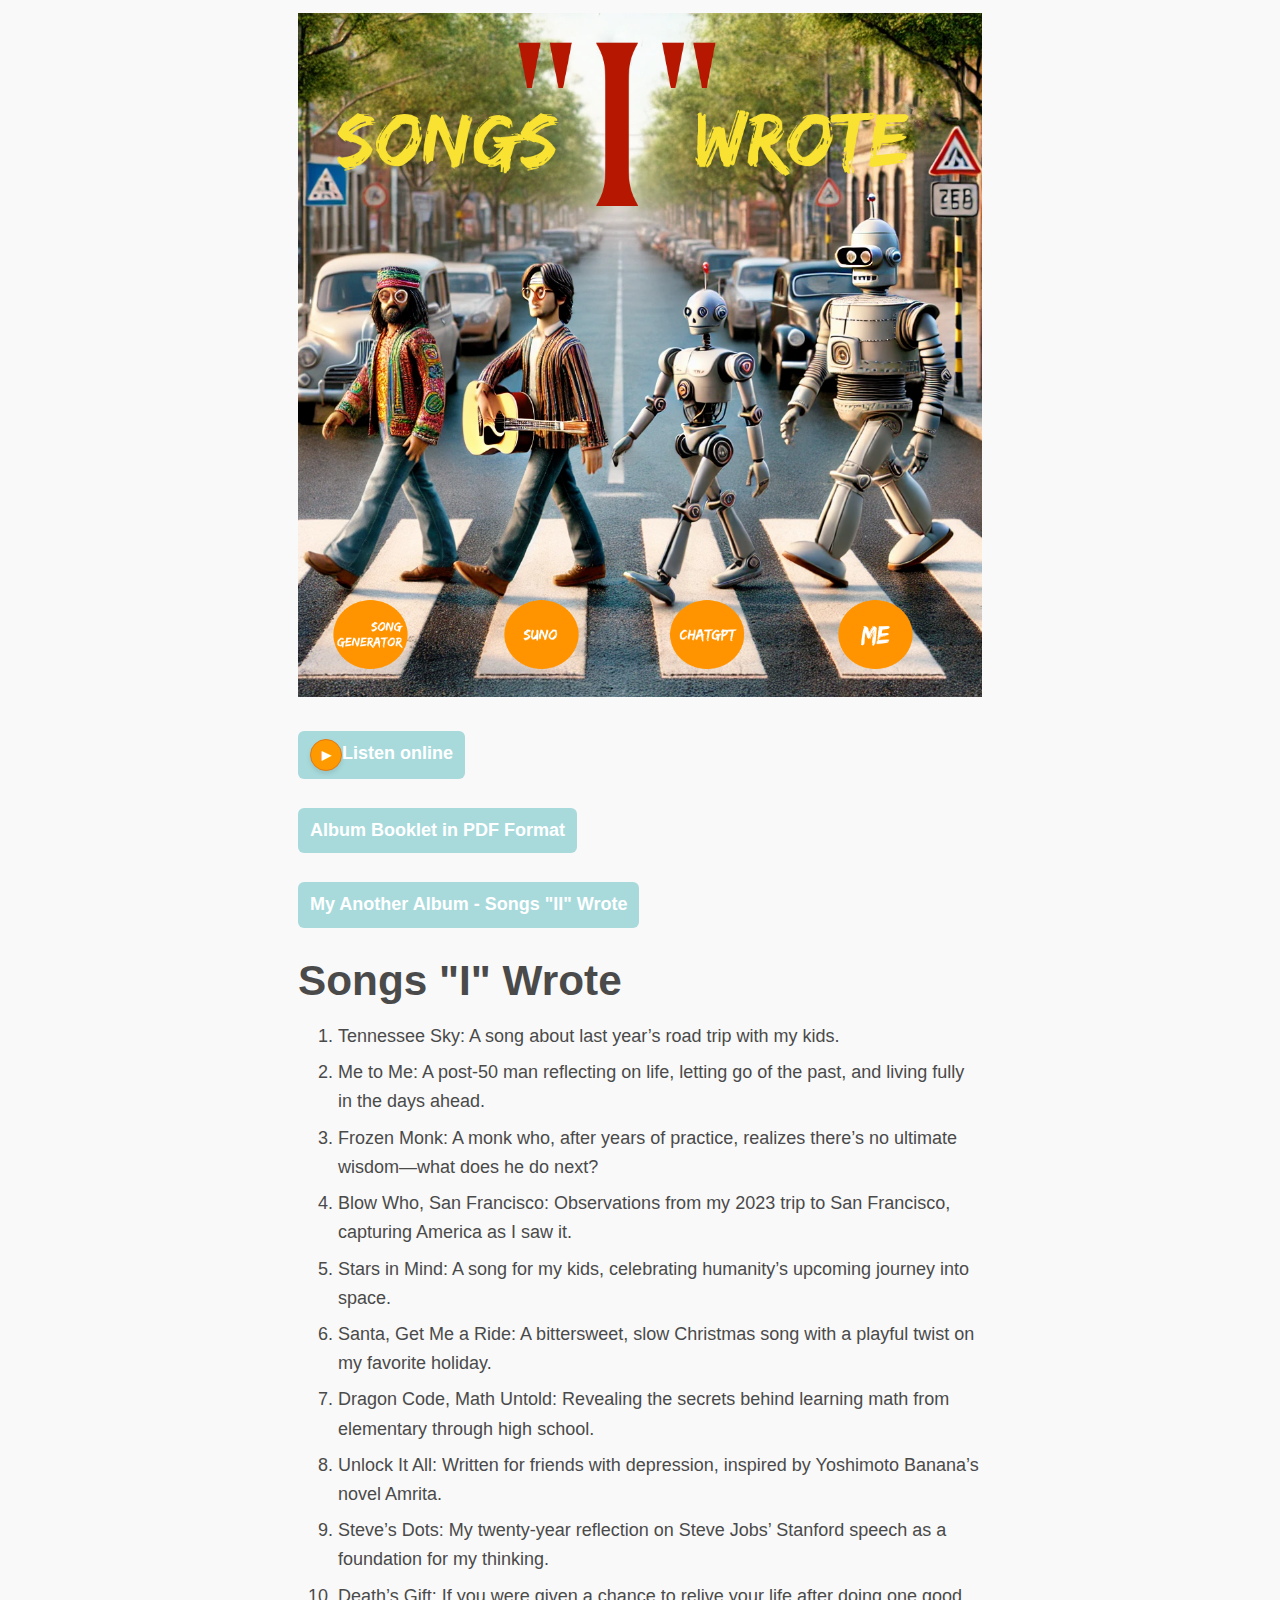
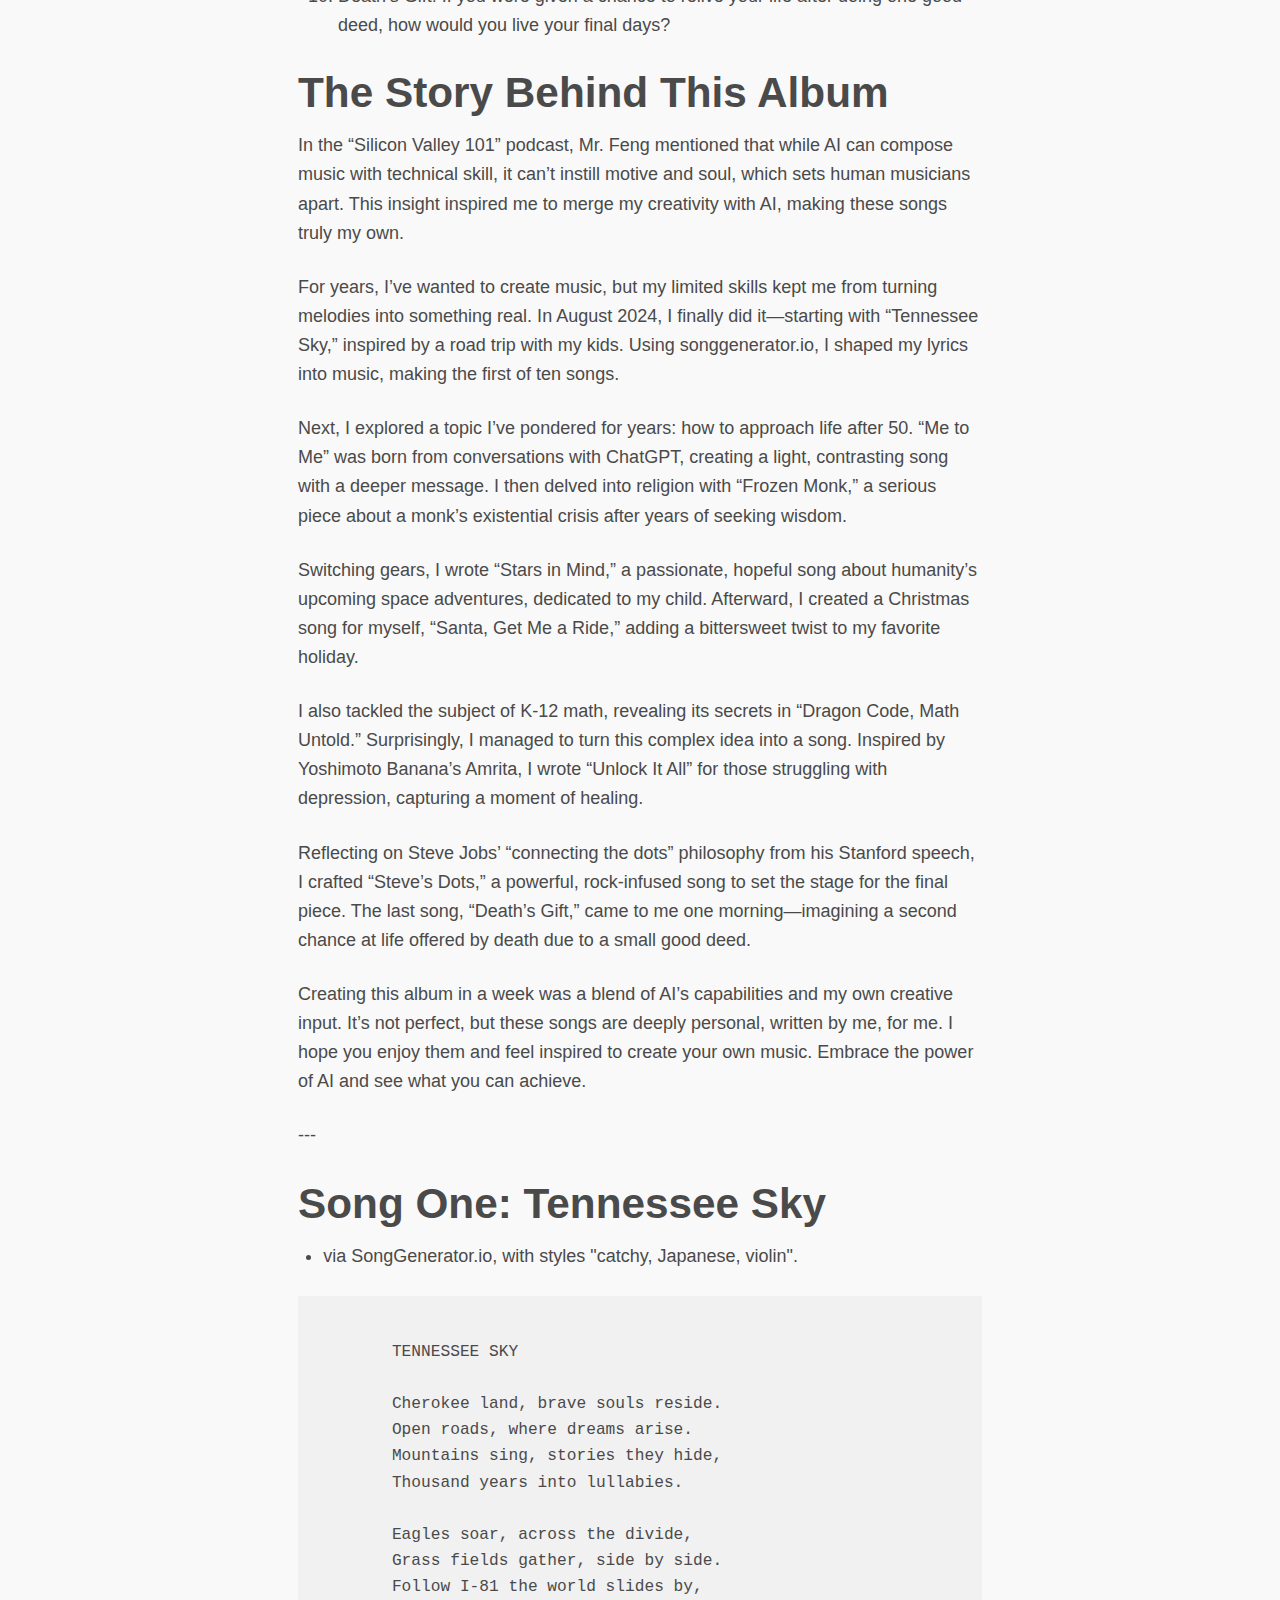
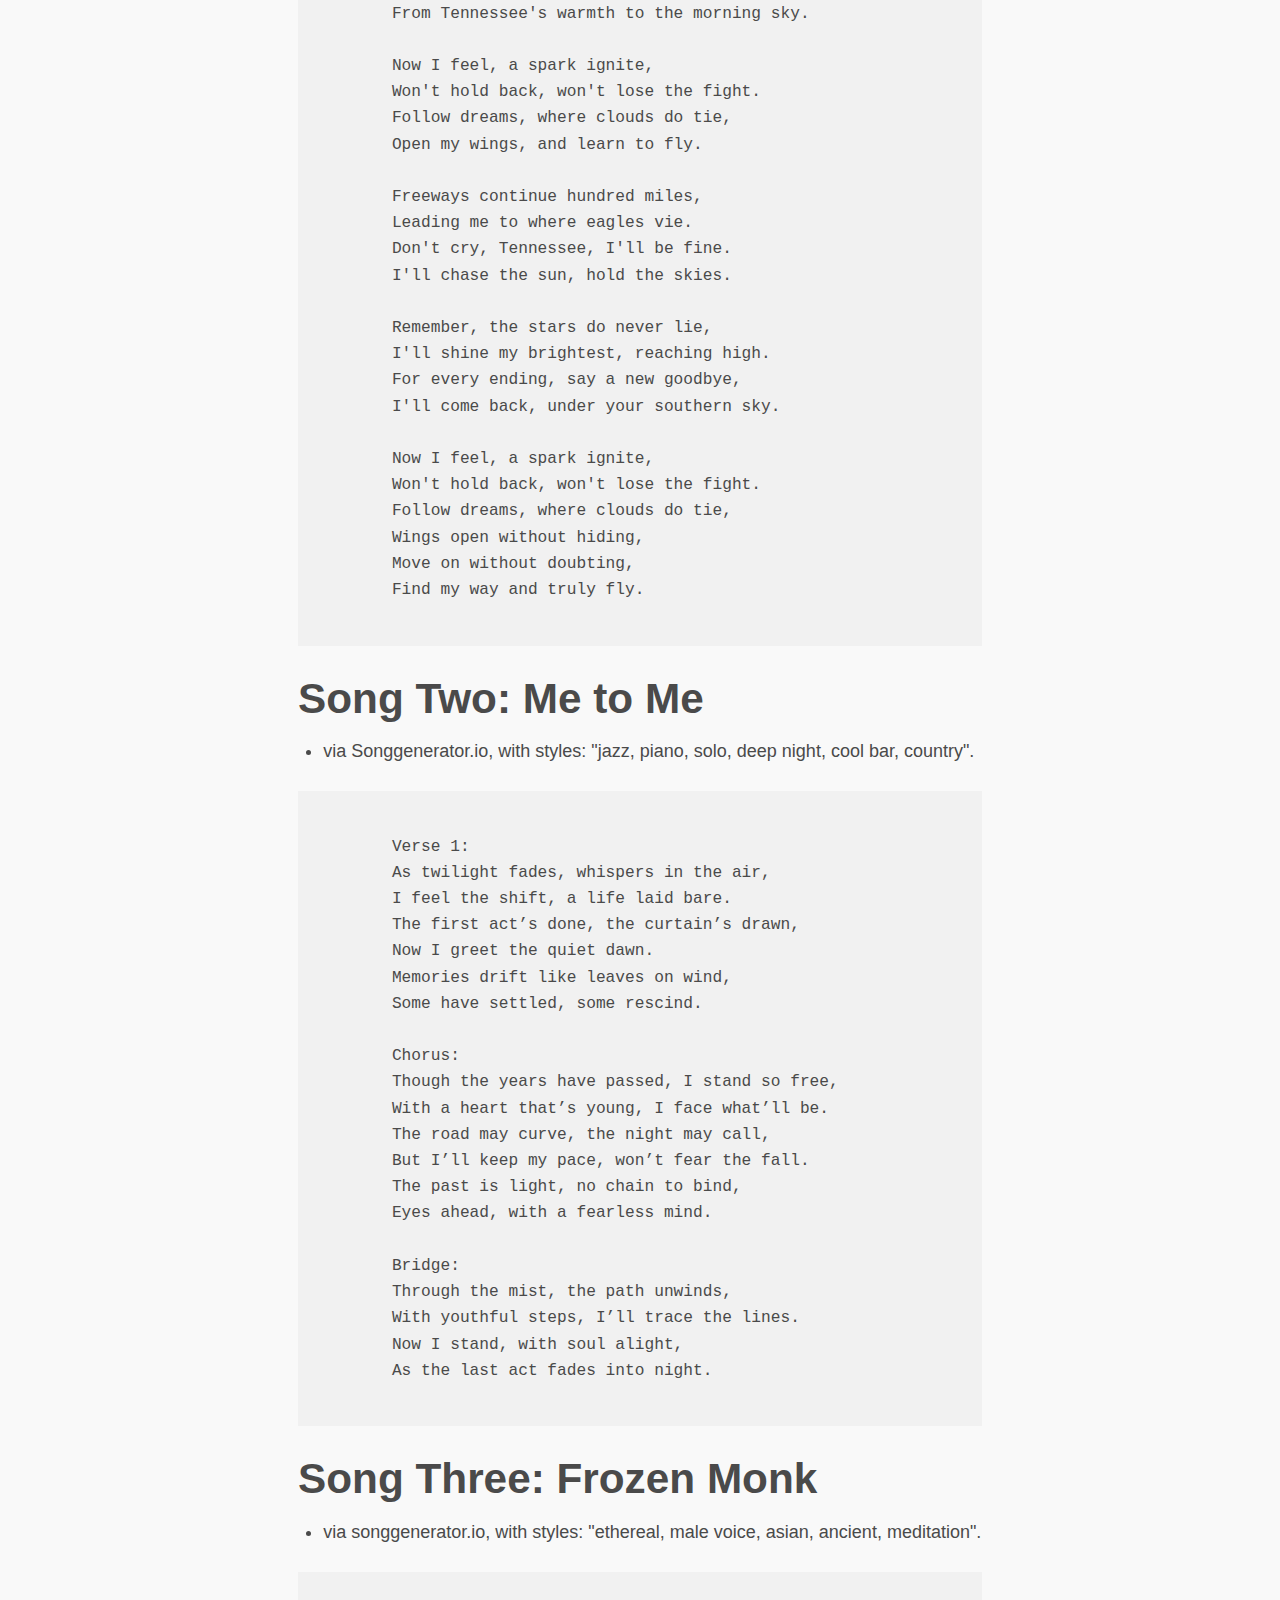
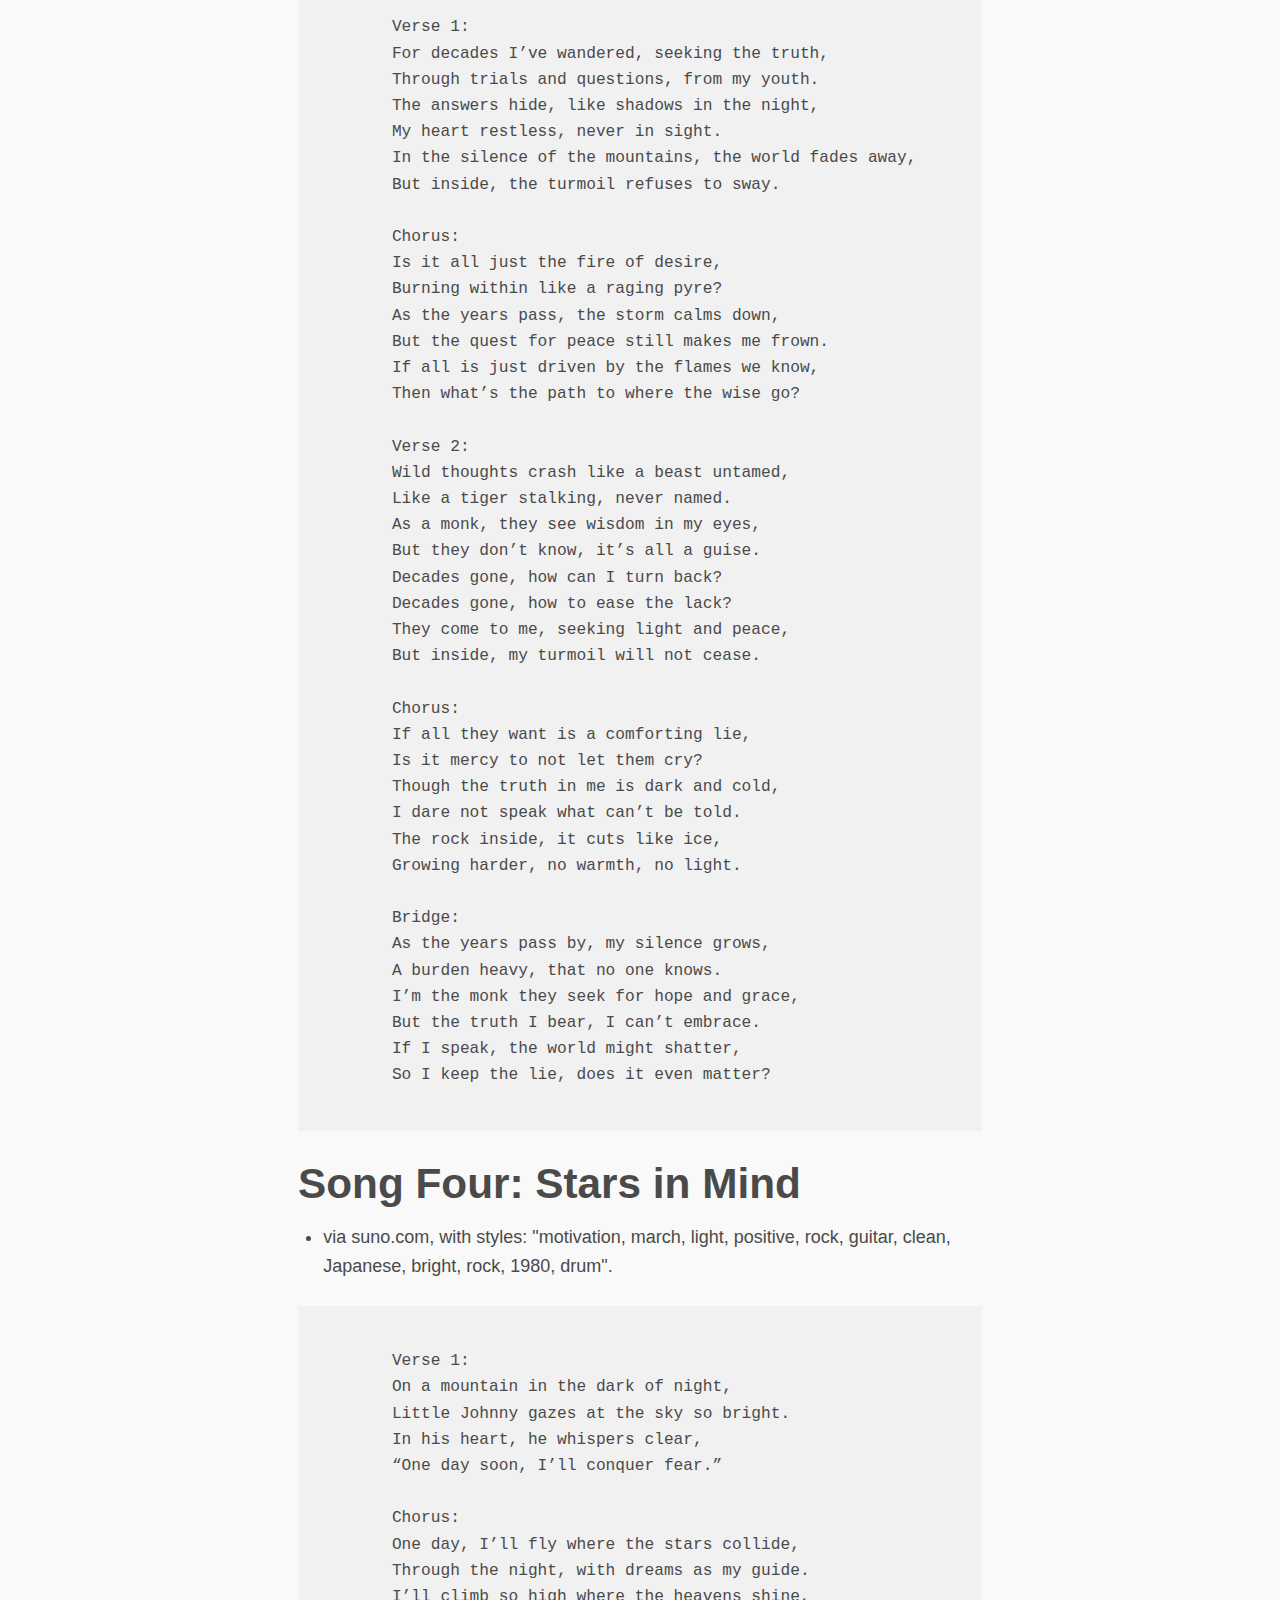
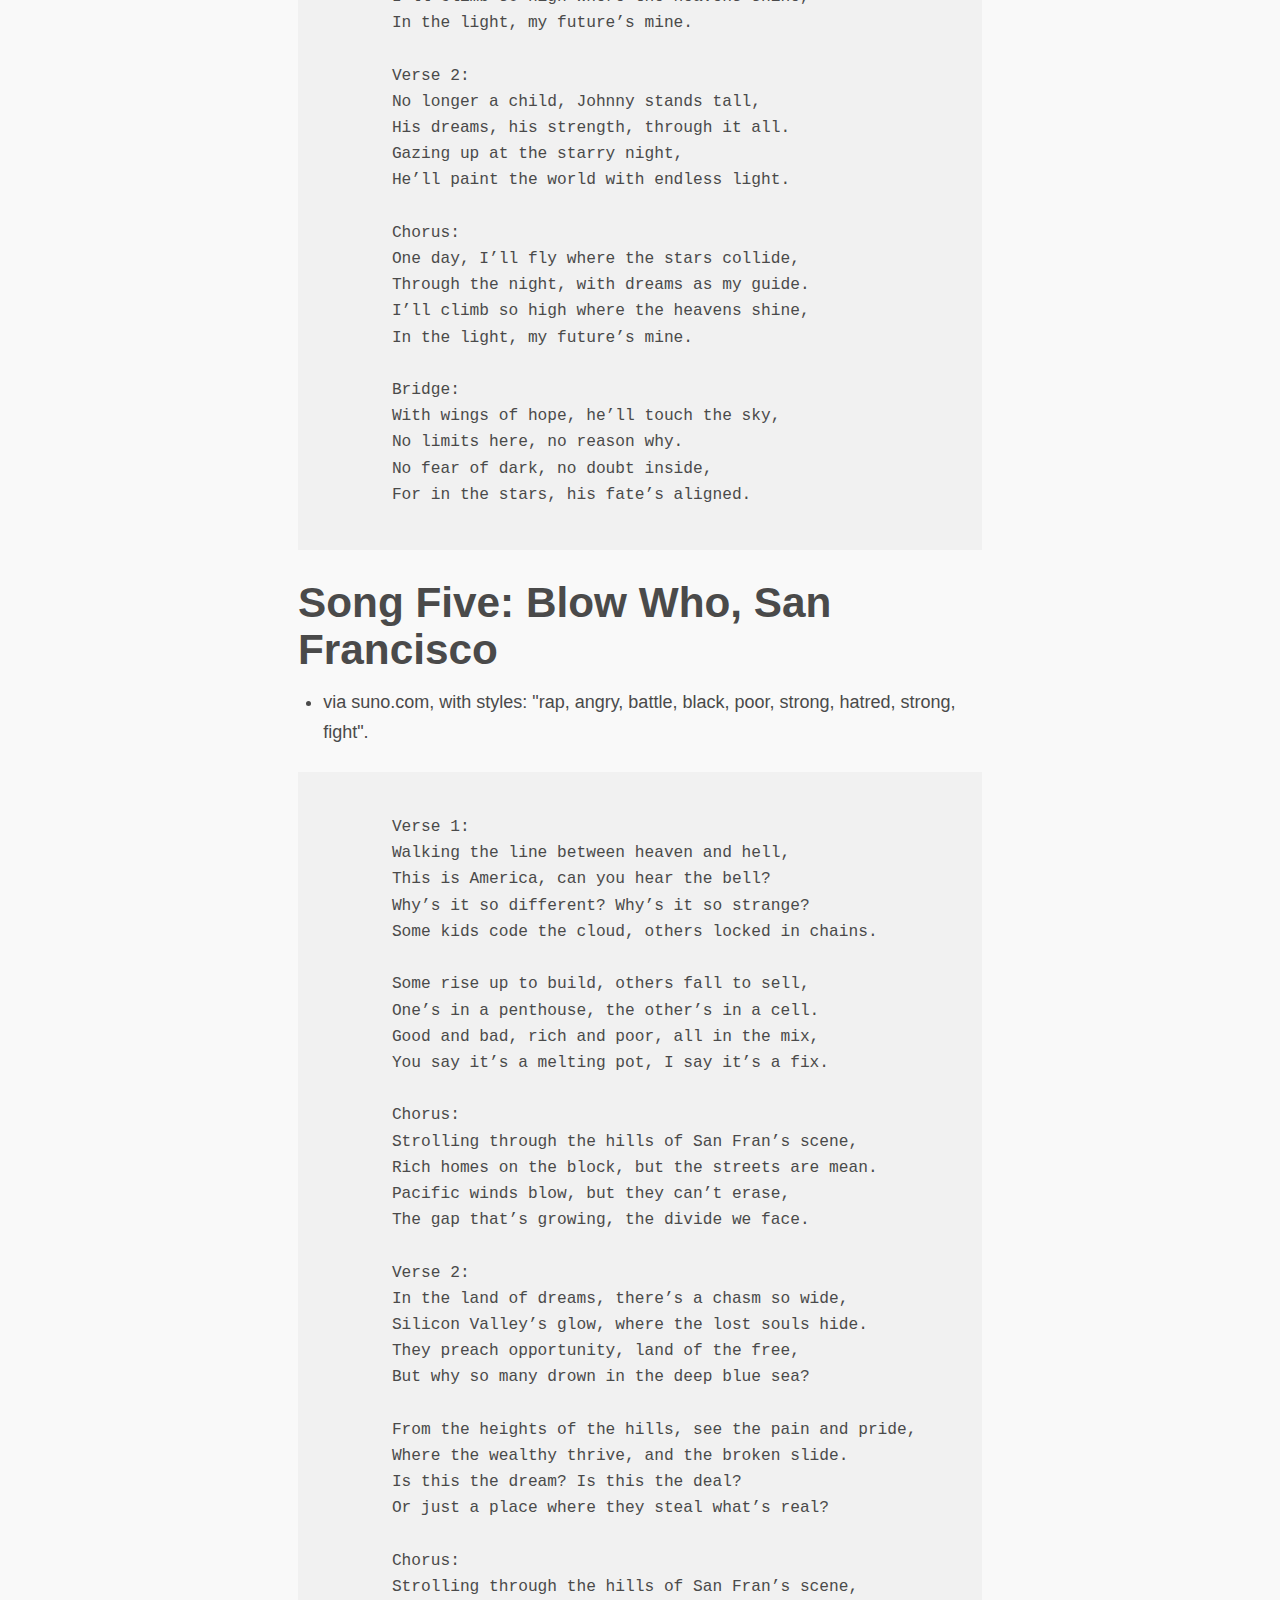
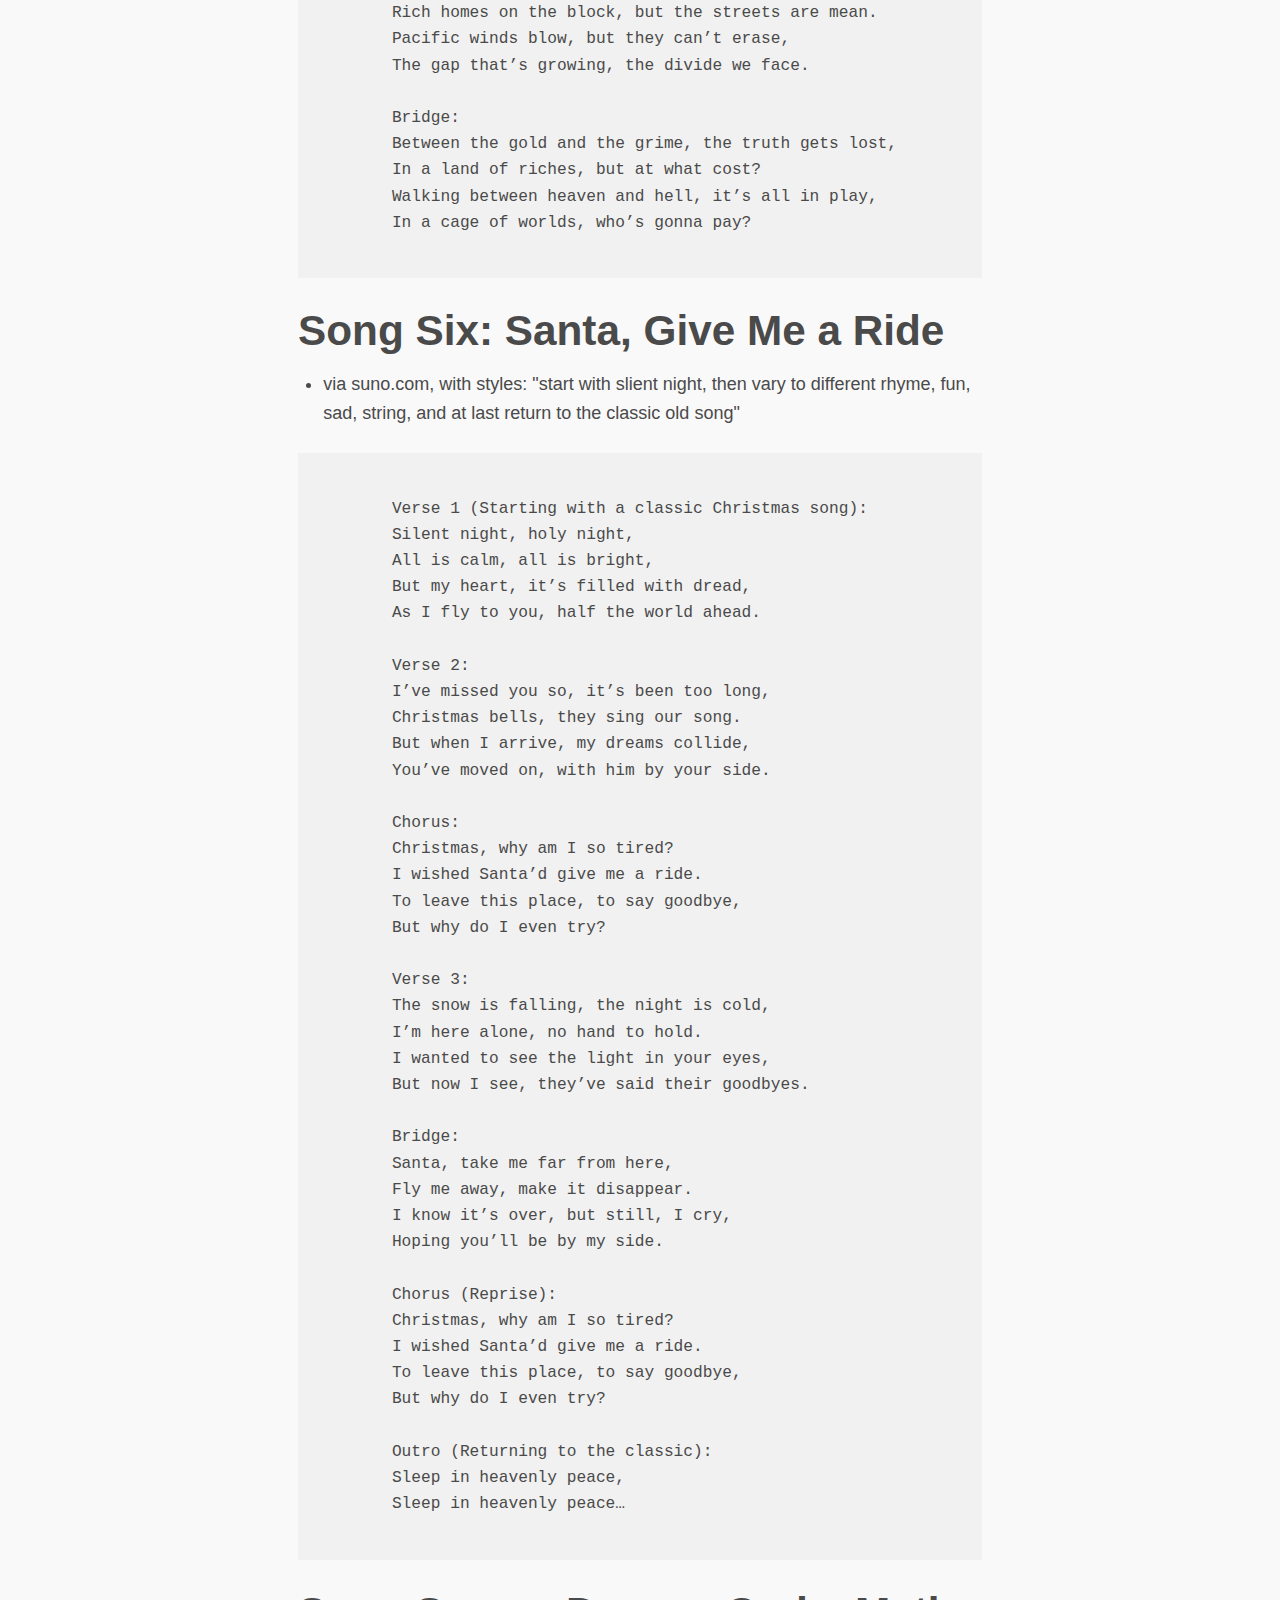
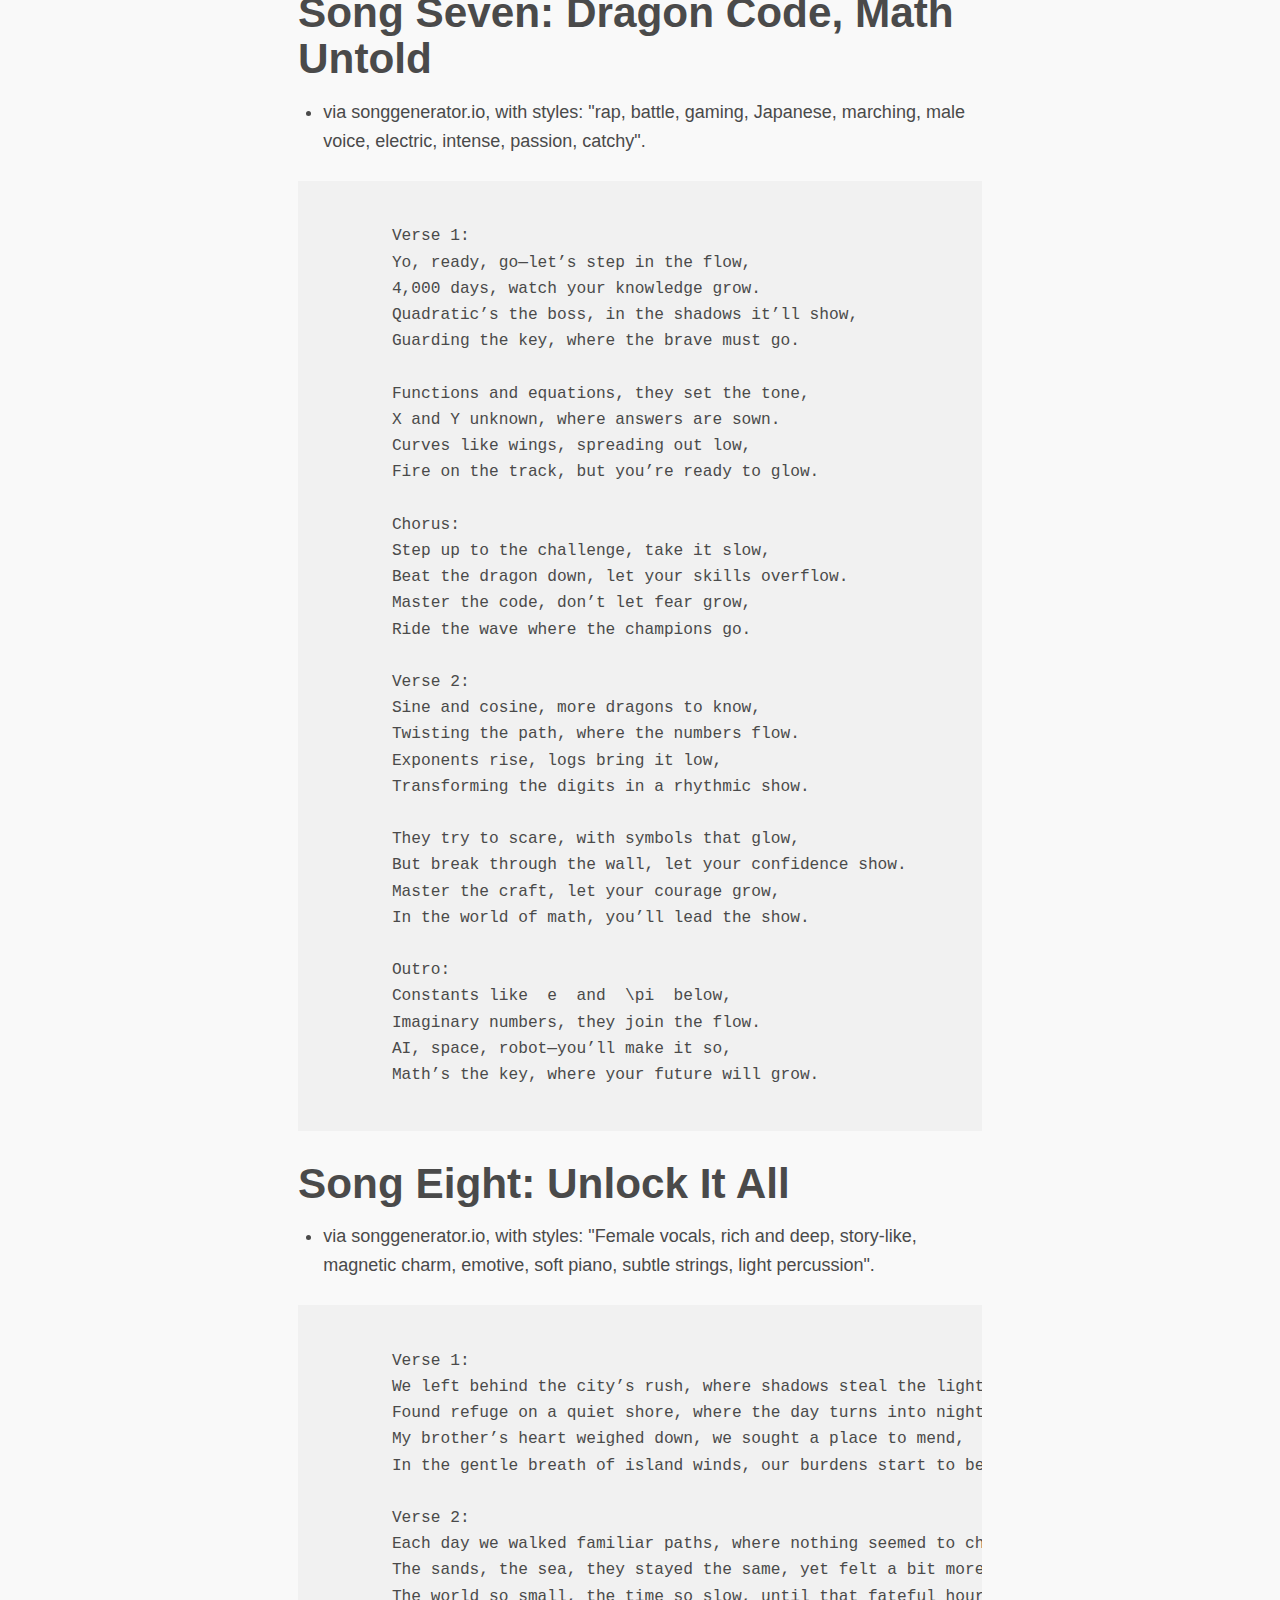
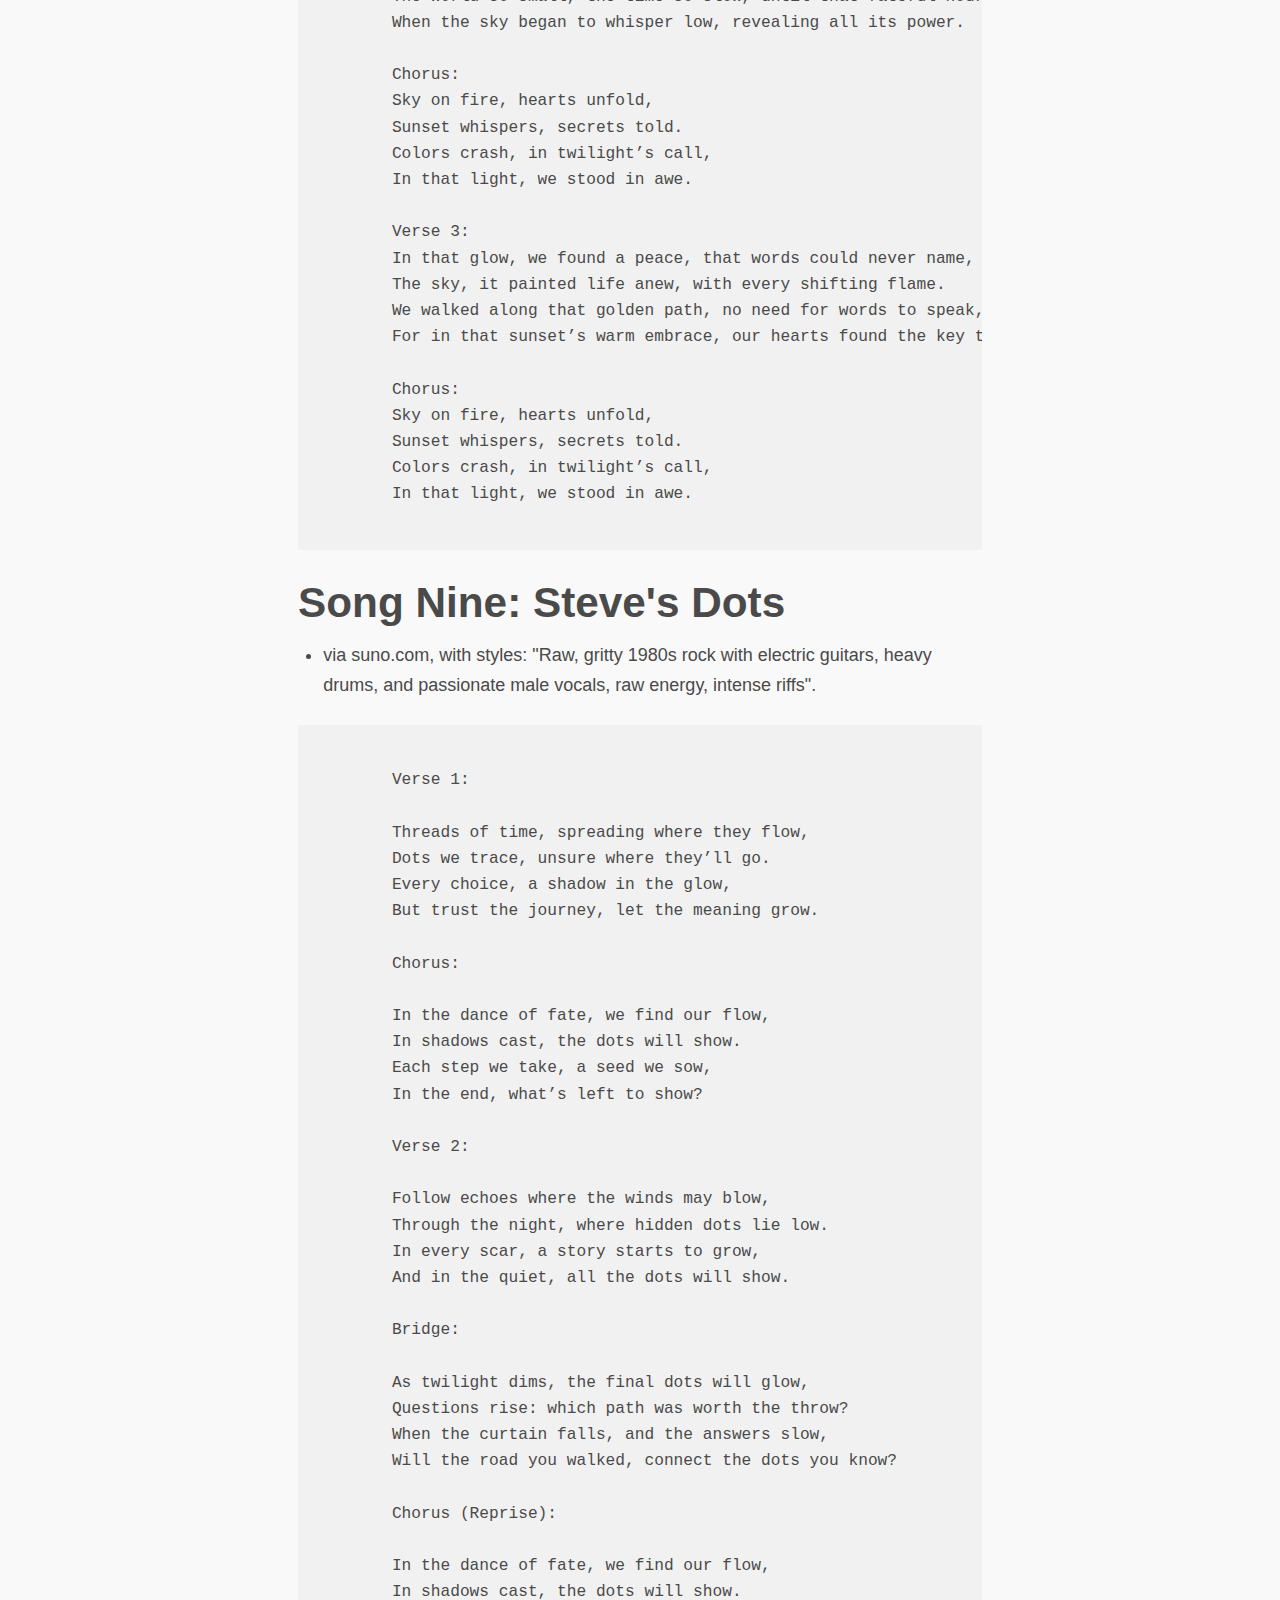
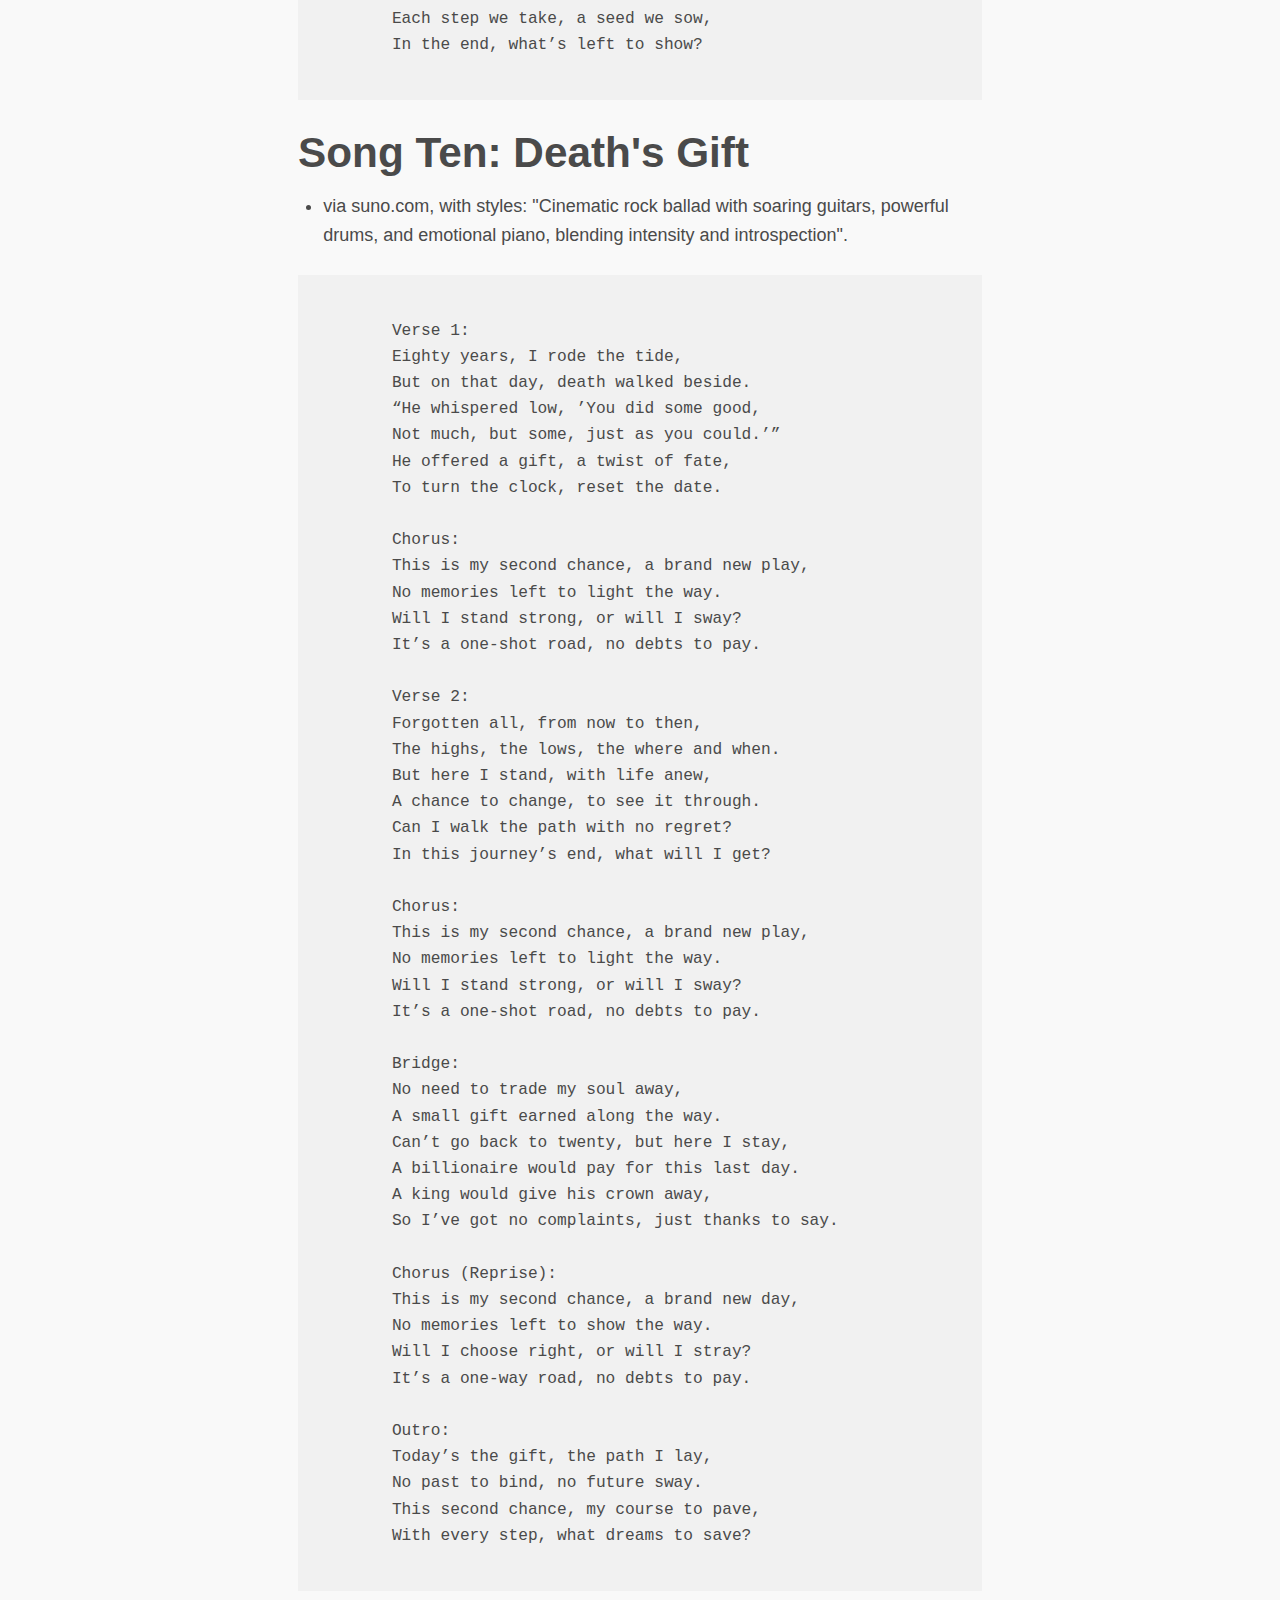
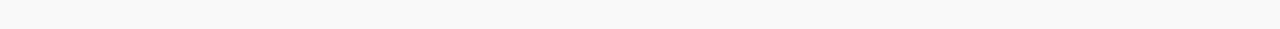
<file: siw/index.html>
<!doctype html>
<html lang="en">
        <meta charset="UTF-8" />
        <meta name="viewport" content="width=device-width, initial-scale=1.0" />
        <title>Songs "I" Wrote</title>
        <link rel="stylesheet" href="sakura.css" />
        <!-- Google tag (gtag.js) -->
        <script
            async
            src="https://www.googletagmanager.com/gtag/js?id=G-G6JW08B206"
        ></script>
        <script>
            window.dataLayer = window.dataLayer || [];
            function gtag() {
                dataLayer.push(arguments);
            }
            gtag("js", new Date());

            gtag("config", "G-G6JW08B206");
        </script>
        <style>
        .amazon-play-button {
            display: inline-block;
            background-color: #ff9900; /* Amazon's orange color */
            color: #ffffff;            /* White text color */
            font-weight: bold;
            font-size: 12px;           /* Smaller font size */
            width: 30px;               /* Smaller fixed width for a circular shape */
            height: 30px;              /* Smaller fixed height for a circular shape */
            line-height: 30px;         /* Aligns text vertically */
            border-radius: 50%;        /* Makes the button circular */
            border: 1px solid #e47911; /* Slightly darker border */
            cursor: pointer;
            text-align: center;
            text-decoration: none;
            box-shadow: 0 3px 5px rgba(0, 0, 0, 0.1); /* Smaller shadow for the smaller button */
            transition: background-color 0.3s ease, box-shadow 0.3s ease;
        }

        .amazon-play-button:hover {
            background-color: #e47911; /* Darker orange on hover */
            box-shadow: 0 4px 6px rgba(0, 0, 0, 0.2); /* Slightly more pronounced shadow on hover */
        }
        a {
            display: inline-block;
            background-color: #a8dadc; /* Soft pastel blue background color */
            color: #ffffff;            /* White text color for good contrast */
            padding: 8px 12px;         /* Padding to make the links look like buttons */
            border-radius: 6px;        /* Rounded corners */
            text-decoration: none;     /* Remove underline from all hyperlinks */
            transition: background-color 0.3s ease, transform 0.3s ease, box-shadow 0.3s ease;
            font-weight: bold;         /* Makes the text bold for better readability */
        }

        a:hover {
            background-color: #457b9d; /* Slightly darker blue on hover */
            text-decoration: none;     /* Ensure underline is disabled on hover */
            transform: scale(1.05);    /* Slightly enlarge the button on hover */
            box-shadow: 0 4px 6px rgba(0, 0, 0, 0.2); /* Adds a shadow on hover */
        }
        </style>
 </head>
    <body>
        <p>
            <img src="cover.png" alt="" />
            <a href="https://nicklawman.github.io/siw/player/index.html"
                ><span class="amazon-play-button">&#9654;</span>Listen online</a
            ><br><br>
            <a href="https://nicklawman.github.io/siw/songs_i_wrote.pdf">Album Booklet in PDF Format</a><br /><br />
            <a href="https://nicklawman.github.io/siiw/index.html"
                >My Another Album - Songs "II" Wrote</a
            >
        </p>
        <h1 id="songs-i-wrote">Songs &quot;I&quot; Wrote</h1>
        <ol>
            <li>
                Tennessee Sky: A song about last year’s road trip with my kids.
            </li>
            <li>
                Me to Me: A post-50 man reflecting on life, letting go of the
                past, and living fully in the days ahead.
            </li>
            <li>
                Frozen Monk: A monk who, after years of practice, realizes
                there’s no ultimate wisdom—what does he do next?
            </li>
            <li>
                Blow Who, San Francisco: Observations from my 2023 trip to San
                Francisco, capturing America as I saw it.
            </li>
            <li>
                Stars in Mind: A song for my kids, celebrating humanity’s
                upcoming journey into space.
            </li>
            <li>
                Santa, Get Me a Ride: A bittersweet, slow Christmas song with a
                playful twist on my favorite holiday.
            </li>
            <li>
                Dragon Code, Math Untold: Revealing the secrets behind learning
                math from elementary through high school.
            </li>
            <li>
                Unlock It All: Written for friends with depression, inspired by
                Yoshimoto Banana’s novel Amrita.
            </li>
            <li>
                Steve’s Dots: My twenty-year reflection on Steve Jobs’ Stanford
                speech as a foundation for my thinking.
            </li>
            <li>
                Death’s Gift: If you were given a chance to relive your life
                after doing one good deed, how would you live your final days?
            </li>
        </ol>
        <h1 id="the-story-behind-this-album">The Story Behind This Album</h1>
        <p>
            In the “Silicon Valley 101” podcast, Mr. Feng mentioned that while
            AI can compose music with technical skill, it can’t instill motive
            and soul, which sets human musicians apart. This insight inspired me
            to merge my creativity with AI, making these songs truly my own.
        </p>
        <p>
            For years, I’ve wanted to create music, but my limited skills kept
            me from turning melodies into something real. In August 2024, I
            finally did it—starting with “Tennessee Sky,” inspired by a road
            trip with my kids. Using songgenerator.io, I shaped my lyrics into
            music, making the first of ten songs.
        </p>
        <p>
            Next, I explored a topic I’ve pondered for years: how to approach
            life after 50. “Me to Me” was born from conversations with ChatGPT,
            creating a light, contrasting song with a deeper message. I then
            delved into religion with “Frozen Monk,” a serious piece about a
            monk’s existential crisis after years of seeking wisdom.
        </p>
        <p>
            Switching gears, I wrote “Stars in Mind,” a passionate, hopeful song
            about humanity’s upcoming space adventures, dedicated to my child.
            Afterward, I created a Christmas song for myself, “Santa, Get Me a
            Ride,” adding a bittersweet twist to my favorite holiday.
        </p>
        <p>
            I also tackled the subject of K-12 math, revealing its secrets in
            “Dragon Code, Math Untold.” Surprisingly, I managed to turn this
            complex idea into a song. Inspired by Yoshimoto Banana’s Amrita, I
            wrote “Unlock It All” for those struggling with depression,
            capturing a moment of healing.
        </p>
        <p>
            Reflecting on Steve Jobs’ “connecting the dots” philosophy from his
            Stanford speech, I crafted “Steve’s Dots,” a powerful, rock-infused
            song to set the stage for the final piece. The last song, “Death’s
            Gift,” came to me one morning—imagining a second chance at life
            offered by death due to a small good deed.
        </p>
        <p>
            Creating this album in a week was a blend of AI’s capabilities and
            my own creative input. It’s not perfect, but these songs are deeply
            personal, written by me, for me. I hope you enjoy them and feel
            inspired to create your own music. Embrace the power of AI and see
            what you can achieve.
        </p>
        ---
        <h1>Song One: Tennessee Sky</h1>
        <ul>
            <li>via SongGenerator.io, with styles "catchy, Japanese, violin".</li>
        </ul>
        <pre><code>
        TENNESSEE SKY

        Cherokee land, brave souls reside.
        Open roads, where dreams arise.
        Mountains sing, stories they hide,
        Thousand years into lullabies.

        Eagles soar, across the divide,
        Grass fields gather, side by side.
        Follow I-81 the world slides by,
        From Tennessee's warmth to the morning sky.

        Now I feel, a spark ignite,
        Won't hold back, won't lose the fight.
        Follow dreams, where clouds do tie,
        Open my wings, and learn to fly.

        Freeways continue hundred miles,
        Leading me to where eagles vie.
        Don't cry, Tennessee, I'll be fine.
        I'll chase the sun, hold the skies.

        Remember, the stars do never lie,
        I'll shine my brightest, reaching high.
        For every ending, say a new goodbye,
        I'll come back, under your southern sky.

        Now I feel, a spark ignite,
        Won't hold back, won't lose the fight.
        Follow dreams, where clouds do tie,
        Wings open without hiding,
        Move on without doubting,
        Find my way and truly fly.
        </code></pre>

        <h1>Song Two: Me to Me</h1>
        <ul>
            <li>via Songgenerator.io, with styles: "jazz, piano, solo, deep night, cool bar, country".</li>
        </ul>
        <pre><code>
        Verse 1:
        As twilight fades, whispers in the air,
        I feel the shift, a life laid bare.
        The first act’s done, the curtain’s drawn,
        Now I greet the quiet dawn.
        Memories drift like leaves on wind,
        Some have settled, some rescind.

        Chorus:
        Though the years have passed, I stand so free,
        With a heart that’s young, I face what’ll be.
        The road may curve, the night may call,
        But I’ll keep my pace, won’t fear the fall.
        The past is light, no chain to bind,
        Eyes ahead, with a fearless mind.

        Bridge:
        Through the mist, the path unwinds,
        With youthful steps, I’ll trace the lines.
        Now I stand, with soul alight,
        As the last act fades into night.
        </code></pre>

        <h1>Song Three: Frozen Monk</h1>
        <ul>
            <li>via songgenerator.io, with styles: "ethereal, male voice, asian, ancient, meditation".</li>
        </ul>
        <pre><code>
        Verse 1:
        For decades I’ve wandered, seeking the truth,
        Through trials and questions, from my youth.
        The answers hide, like shadows in the night,
        My heart restless, never in sight.
        In the silence of the mountains, the world fades away,
        But inside, the turmoil refuses to sway.

        Chorus:
        Is it all just the fire of desire,
        Burning within like a raging pyre?
        As the years pass, the storm calms down,
        But the quest for peace still makes me frown.
        If all is just driven by the flames we know,
        Then what’s the path to where the wise go?

        Verse 2:
        Wild thoughts crash like a beast untamed,
        Like a tiger stalking, never named.
        As a monk, they see wisdom in my eyes,
        But they don’t know, it’s all a guise.
        Decades gone, how can I turn back?
        Decades gone, how to ease the lack?
        They come to me, seeking light and peace,
        But inside, my turmoil will not cease.

        Chorus:
        If all they want is a comforting lie,
        Is it mercy to not let them cry?
        Though the truth in me is dark and cold,
        I dare not speak what can’t be told.
        The rock inside, it cuts like ice,
        Growing harder, no warmth, no light.

        Bridge:
        As the years pass by, my silence grows,
        A burden heavy, that no one knows.
        I’m the monk they seek for hope and grace,
        But the truth I bear, I can’t embrace.
        If I speak, the world might shatter,
        So I keep the lie, does it even matter?
        </code></pre>

        <h1>Song Four: Stars in Mind</h1>
        <ul>
            <li>via suno.com, with styles: "motivation, march, light, positive, rock, guitar, clean, Japanese, bright, rock, 1980, drum".</li>
        </ul>
        <pre><code>
        Verse 1:
        On a mountain in the dark of night,
        Little Johnny gazes at the sky so bright.
        In his heart, he whispers clear,
        “One day soon, I’ll conquer fear.”

        Chorus:
        One day, I’ll fly where the stars collide,
        Through the night, with dreams as my guide.
        I’ll climb so high where the heavens shine,
        In the light, my future’s mine.

        Verse 2:
        No longer a child, Johnny stands tall,
        His dreams, his strength, through it all.
        Gazing up at the starry night,
        He’ll paint the world with endless light.

        Chorus:
        One day, I’ll fly where the stars collide,
        Through the night, with dreams as my guide.
        I’ll climb so high where the heavens shine,
        In the light, my future’s mine.

        Bridge:
        With wings of hope, he’ll touch the sky,
        No limits here, no reason why.
        No fear of dark, no doubt inside,
        For in the stars, his fate’s aligned.
        </code></pre>

        <h1>Song Five: Blow Who, San Francisco</h1>
        <ul>
            <li>via suno.com, with styles: "rap, angry, battle, black, poor, strong, hatred, strong, fight".</li>
        </ul>
        <pre><code>
        Verse 1:
        Walking the line between heaven and hell,
        This is America, can you hear the bell?
        Why’s it so different? Why’s it so strange?
        Some kids code the cloud, others locked in chains.

        Some rise up to build, others fall to sell,
        One’s in a penthouse, the other’s in a cell.
        Good and bad, rich and poor, all in the mix,
        You say it’s a melting pot, I say it’s a fix.

        Chorus:
        Strolling through the hills of San Fran’s scene,
        Rich homes on the block, but the streets are mean.
        Pacific winds blow, but they can’t erase,
        The gap that’s growing, the divide we face.

        Verse 2:
        In the land of dreams, there’s a chasm so wide,
        Silicon Valley’s glow, where the lost souls hide.
        They preach opportunity, land of the free,
        But why so many drown in the deep blue sea?

        From the heights of the hills, see the pain and pride,
        Where the wealthy thrive, and the broken slide.
        Is this the dream? Is this the deal?
        Or just a place where they steal what’s real?

        Chorus:
        Strolling through the hills of San Fran’s scene,
        Rich homes on the block, but the streets are mean.
        Pacific winds blow, but they can’t erase,
        The gap that’s growing, the divide we face.

        Bridge:
        Between the gold and the grime, the truth gets lost,
        In a land of riches, but at what cost?
        Walking between heaven and hell, it’s all in play,
        In a cage of worlds, who’s gonna pay?
        </code></pre>

        <h1>Song Six: Santa, Give Me a Ride</h1>
        <ul>
            <li>via suno.com, with styles: "start with slient night, then vary to different rhyme, fun, sad, string, and at last return to the classic old song"</li>
        </ul>
        <pre><code>
        Verse 1 (Starting with a classic Christmas song):
        Silent night, holy night,
        All is calm, all is bright,
        But my heart, it’s filled with dread,
        As I fly to you, half the world ahead.

        Verse 2:
        I’ve missed you so, it’s been too long,
        Christmas bells, they sing our song.
        But when I arrive, my dreams collide,
        You’ve moved on, with him by your side.

        Chorus:
        Christmas, why am I so tired?
        I wished Santa’d give me a ride.
        To leave this place, to say goodbye,
        But why do I even try?

        Verse 3:
        The snow is falling, the night is cold,
        I’m here alone, no hand to hold.
        I wanted to see the light in your eyes,
        But now I see, they’ve said their goodbyes.

        Bridge:
        Santa, take me far from here,
        Fly me away, make it disappear.
        I know it’s over, but still, I cry,
        Hoping you’ll be by my side.

        Chorus (Reprise):
        Christmas, why am I so tired?
        I wished Santa’d give me a ride.
        To leave this place, to say goodbye,
        But why do I even try?

        Outro (Returning to the classic):
        Sleep in heavenly peace,
        Sleep in heavenly peace…
        </code></pre>

        <h1>Song Seven: Dragon Code, Math Untold</h1>
        <ul>
            <li>via songgenerator.io, with styles: "rap, battle, gaming, Japanese, marching, male voice, electric, intense, passion, catchy".</li>
        </ul>
        <pre><code>
        Verse 1:
        Yo, ready, go—let’s step in the flow,
        4,000 days, watch your knowledge grow.
        Quadratic’s the boss, in the shadows it’ll show,
        Guarding the key, where the brave must go.

        Functions and equations, they set the tone,
        X and Y unknown, where answers are sown.
        Curves like wings, spreading out low,
        Fire on the track, but you’re ready to glow.

        Chorus:
        Step up to the challenge, take it slow,
        Beat the dragon down, let your skills overflow.
        Master the code, don’t let fear grow,
        Ride the wave where the champions go.

        Verse 2:
        Sine and cosine, more dragons to know,
        Twisting the path, where the numbers flow.
        Exponents rise, logs bring it low,
        Transforming the digits in a rhythmic show.

        They try to scare, with symbols that glow,
        But break through the wall, let your confidence show.
        Master the craft, let your courage grow,
        In the world of math, you’ll lead the show.

        Outro:
        Constants like  e  and  \pi  below,
        Imaginary numbers, they join the flow.
        AI, space, robot—you’ll make it so,
        Math’s the key, where your future will grow.
        </code></pre>

        <h1>Song Eight: Unlock It All</h1>
        <ul>
            <li>via songgenerator.io, with styles: "Female vocals, rich and deep, story-like, magnetic charm, emotive, soft piano, subtle strings, light percussion".</li>
        </ul>
        <pre><code>
        Verse 1:
        We left behind the city’s rush, where shadows steal the light,
        Found refuge on a quiet shore, where the day turns into night.
        My brother’s heart weighed down, we sought a place to mend,
        In the gentle breath of island winds, our burdens start to bend.

        Verse 2:
        Each day we walked familiar paths, where nothing seemed to change,
        The sands, the sea, they stayed the same, yet felt a bit more strange.
        The world so small, the time so slow, until that fateful hour,
        When the sky began to whisper low, revealing all its power.

        Chorus:
        Sky on fire, hearts unfold,
        Sunset whispers, secrets told.
        Colors crash, in twilight’s call,
        In that light, we stood in awe.

        Verse 3:
        In that glow, we found a peace, that words could never name,
        The sky, it painted life anew, with every shifting flame.
        We walked along that golden path, no need for words to speak,
        For in that sunset’s warm embrace, our hearts found the key to unlock it all.

        Chorus:
        Sky on fire, hearts unfold,
        Sunset whispers, secrets told.
        Colors crash, in twilight’s call,
        In that light, we stood in awe.
        </code></pre>

        <h1>Song Nine: Steve's Dots</h1>
        <ul>
            <li>via suno.com, with styles: "Raw, gritty 1980s rock with electric guitars, heavy drums, and passionate male vocals, raw energy, intense riffs".</li>
        </ul>
        <pre><code>
        Verse 1:

        Threads of time, spreading where they flow,
        Dots we trace, unsure where they’ll go.
        Every choice, a shadow in the glow,
        But trust the journey, let the meaning grow.

        Chorus:

        In the dance of fate, we find our flow,
        In shadows cast, the dots will show.
        Each step we take, a seed we sow,
        In the end, what’s left to show?

        Verse 2:

        Follow echoes where the winds may blow,
        Through the night, where hidden dots lie low.
        In every scar, a story starts to grow,
        And in the quiet, all the dots will show.

        Bridge:

        As twilight dims, the final dots will glow,
        Questions rise: which path was worth the throw?
        When the curtain falls, and the answers slow,
        Will the road you walked, connect the dots you know?

        Chorus (Reprise):

        In the dance of fate, we find our flow,
        In shadows cast, the dots will show.
        Each step we take, a seed we sow,
        In the end, what’s left to show?
        </code></pre>

        <h1>Song Ten: Death's Gift</h1>
        <ul>
            <li>via suno.com, with styles: "Cinematic rock ballad with soaring guitars, powerful drums, and emotional piano, blending intensity and introspection".</li>
        </ul>
        <pre><code>
        Verse 1:
        Eighty years, I rode the tide,
        But on that day, death walked beside.
        “He whispered low, ’You did some good,
        Not much, but some, just as you could.’”
        He offered a gift, a twist of fate,
        To turn the clock, reset the date.

        Chorus:
        This is my second chance, a brand new play,
        No memories left to light the way.
        Will I stand strong, or will I sway?
        It’s a one-shot road, no debts to pay.

        Verse 2:
        Forgotten all, from now to then,
        The highs, the lows, the where and when.
        But here I stand, with life anew,
        A chance to change, to see it through.
        Can I walk the path with no regret?
        In this journey’s end, what will I get?

        Chorus:
        This is my second chance, a brand new play,
        No memories left to light the way.
        Will I stand strong, or will I sway?
        It’s a one-shot road, no debts to pay.

        Bridge:
        No need to trade my soul away,
        A small gift earned along the way.
        Can’t go back to twenty, but here I stay,
        A billionaire would pay for this last day.
        A king would give his crown away,
        So I’ve got no complaints, just thanks to say.

        Chorus (Reprise):
        This is my second chance, a brand new day,
        No memories left to show the way.
        Will I choose right, or will I stray?
        It’s a one-way road, no debts to pay.

        Outro:
        Today’s the gift, the path I lay,
        No past to bind, no future sway.
        This second chance, my course to pave,
        With every step, what dreams to save?
        </code></pre>
    </body>
</html>
</file>
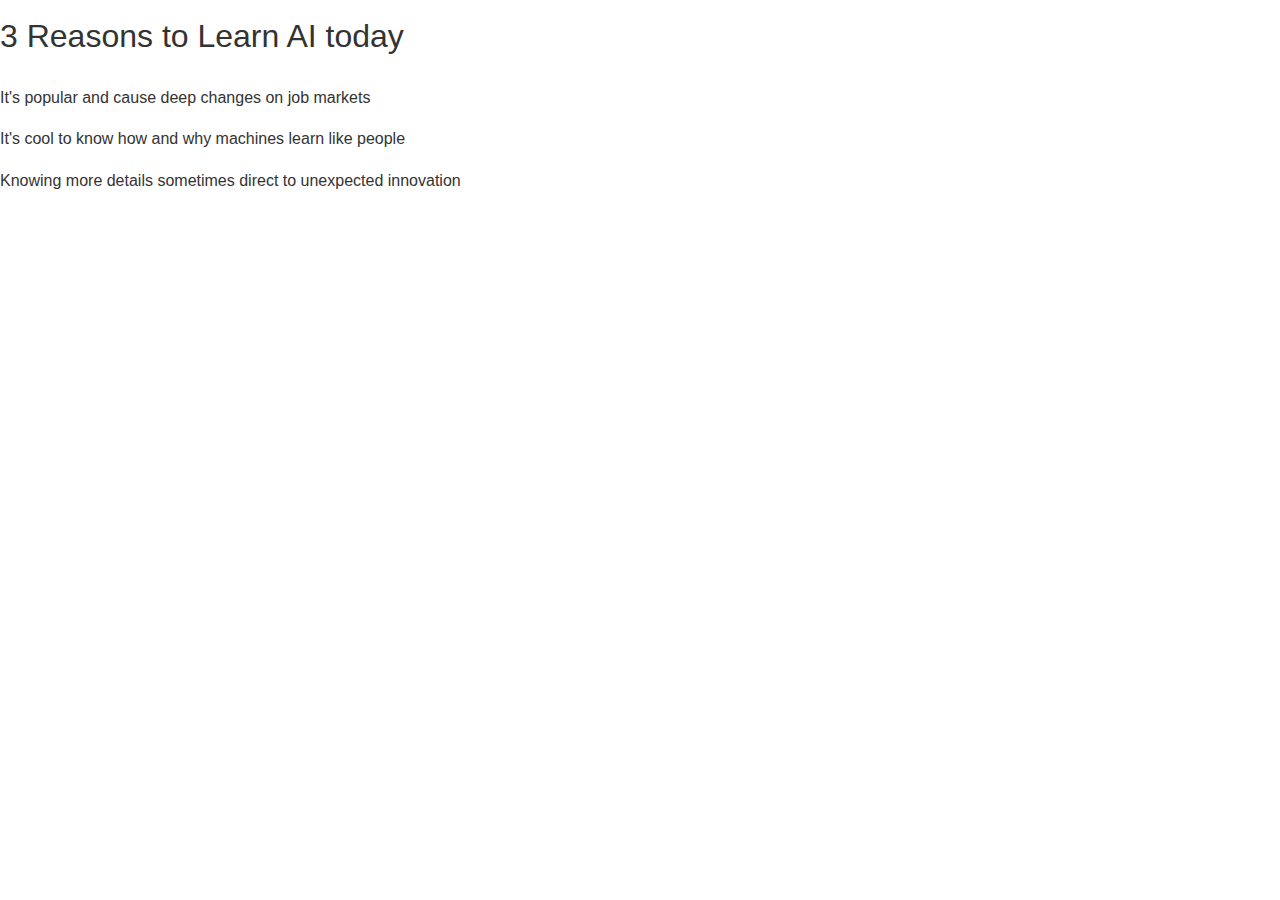
<file: learning_ai.html>
<!DOCTYPE html>
<html lang="en">
<head>
    <meta charset="UTF-8">
    <meta http-equiv='cache-control' content='no-cache'>
    <meta http-equiv='expires' content='0'>
    <meta http-equiv='pragma' content='no-cache'>
    <title>Sample Page</title>
    <link rel="stylesheet" href="chota.min.css">
</head>
<body>
    <h1>3 Reasons to Learn AI today</h1>
    <p>It's popular and cause deep changes on job markets</p>
    <p>It's cool to know how and why machines learn like people</p>
    <p>Knowing more details sometimes direct to unexpected innovation</p>
</body>
</html>
</file>
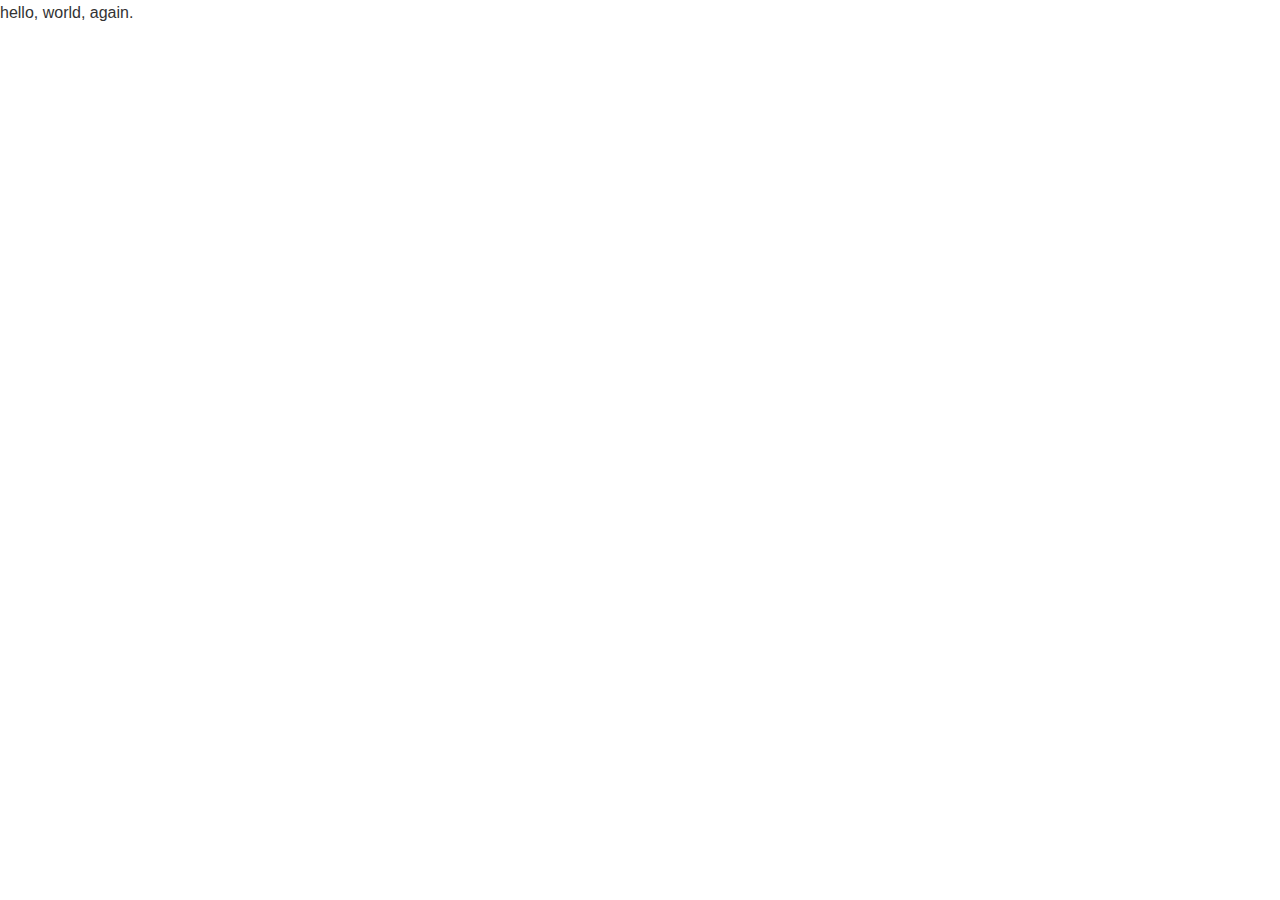
<file: test.html>
<!DOCTYPE html>
<html lang="en">
<head>
    <meta charset="UTF-8">
    <meta http-equiv='cache-control' content='no-cache'>
    <meta http-equiv='expires' content='0'>
    <meta http-equiv='pragma' content='no-cache'>
    <title>Sample Page</title>
    <link rel="stylesheet" href="chota.min.css">
</head>
<body>
hello, world, again.
</body>
</html>
</file>
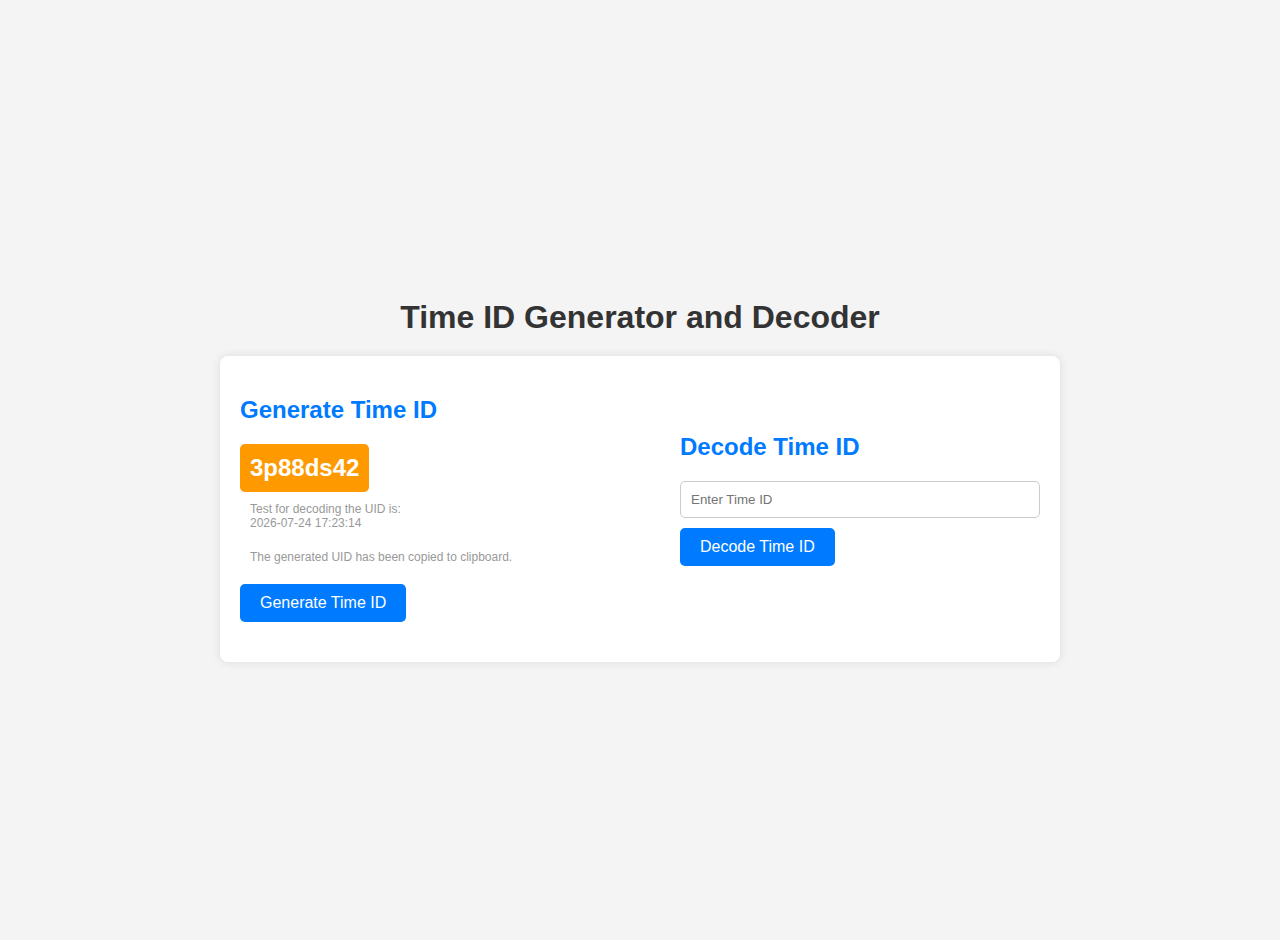
<file: tid.html>
<!DOCTYPE html>
<html lang="en">
<head>
    <meta charset="UTF-8">
    <meta name="viewport" content="width=device-width, initial-scale=1.0">
    <title>Time ID Generator and Decoder</title>
    <style>
        body {
            font-family: Arial, sans-serif;
            background-color: #f4f4f4;
            margin: 0;
            padding: 20px;
            display: flex;
            flex-direction: column;
            align-items: center;
            justify-content: center;
            min-height: 100vh;
        }
        h1 {
            color: #333;
            margin-bottom: 20px;
        }
        .container {
            background-color: #fff;
            border-radius: 8px;
            box-shadow: 0 0 10px rgba(0, 0, 0, 0.1);
            padding: 20px;
            max-width: 800px;
            width: 100%;
            display: flex;
            flex-direction: column;
            align-items: center;
        }
        .section {
            width: 100%;
            margin-bottom: 20px;
        }
        .section h2 {
            color: #007BFF;
            margin-bottom: 10px;
        }
        button {
            background-color: #007BFF;
            color: #fff;
            border: none;
            border-radius: 5px;
            padding: 10px 20px;
            cursor: pointer;
            font-size: 16px;
            margin-top: 10px;
        }
        button:hover {
            background-color: #0056b3;
        }
        input {
            padding: 10px;
            width: calc(100% - 22px);
            border: 1px solid #ccc;
            border-radius: 5px;
            margin-top: 10px;
        }
        #time-id-display {
            display: inline-block;
            background-color: #ff9900; /* Amazon's orange color */
            font-weight: bold;
            color: #fff;
            padding: 10px;
            border-radius: 5px;
            margin-top: 10px;
            font-size: 24px;

        }
        #generated-time-display, #decoded-time-display, #clipboard-message {
            font-size: 12px;
            color: #999;
            padding: 10px;
            border-radius: 5px;
        }
        .highlight {
            background-color: #ffeb3b;
            padding: 2px 5px;
            border-radius: 3px;
            font-size: 20px;
        }
        @media (min-width: 768px) {
            .container {
                flex-direction: row;
                justify-content: space-between;
            }
            .section {
                width: 45%;
            }
        }
    </style>
</head>
<body>
    <h1>Time ID Generator and Decoder</h1>
    <div class="container">
        <div class="section" id="generator-section">
            <h2>Generate Time ID</h2>
            <div id="time-id-display">The UID will appear here.</div>
            <div id="generated-time-display"></div>
            <div id="clipboard-message"></div>
            <button id="generate-btn">Generate Time ID</button>
        </div>
        <div class="section" id="decoder-section">
            <h2>Decode Time ID</h2>
            <input type="text" id="time-id-input" placeholder="Enter Time ID">
            <button id="decode-btn">Decode Time ID</button>
            <div id="decoded-time-display"></div>
        </div>
    </div>

    <script>
        class TimeID {
            constructor(charset = "23456789abcdefghijkmnpqrstuvwxyz") {
                this.charset = charset;
                this.initLocalStorage();
            }

            initLocalStorage() {
                if (!localStorage.getItem('used_ids')) {
                    localStorage.setItem('used_ids', JSON.stringify([]));
                }
            }

            baseEncode(num) {
                if (num === 0) return this.charset[0];
                const base = this.charset.length;
                let encodedString = '';
                while (num > 0) {
                    const remainder = num % base;
                    num = Math.floor(num / base);
                    encodedString = this.charset[remainder] + encodedString;
                }
                return encodedString;
            }

            baseDecode(uid) {
                const base = this.charset.length;
                let num = 0;
                for (let char of uid) {
                    num = num * base + this.charset.indexOf(char);
                }
                return num;
            }

            encodeTimestamp(timestamp) {
                const x = timestamp * this.charset.length;
                return this.baseEncode(x);
            }

            decodeUid(uid) {
                const x = this.baseDecode(uid);
                return Math.floor(x / this.charset.length);
            }

            existsInLocalStorage(uid) {
                const usedIds = JSON.parse(localStorage.getItem('used_ids'));
                return usedIds.includes(uid);
            }

            addToLocalStorage(uid) {
                const usedIds = JSON.parse(localStorage.getItem('used_ids'));
                usedIds.push(uid);
                localStorage.setItem('used_ids', JSON.stringify(usedIds));
            }

            gen() {
                let timestamp = Math.floor(Date.now() / 1000);
                let uid = this.encodeTimestamp(timestamp);
                while (this.existsInLocalStorage(uid)) {
                    uid = this.encodeTimestamp(++timestamp);
                }
                this.addToLocalStorage(uid);
                return uid;
            }

            parse(uid) {
                const timestamp = this.decodeUid(uid);
                return new Date(timestamp * 1000);
            }
        }

        function copyToClipboard(text) {
            if (navigator.clipboard) {
                navigator.clipboard.writeText(text).then(() => {
                    console.log('Time ID copied to clipboard');
                }).catch(err => {
                    console.error('Failed to copy: ', err);
                });
            } else {
                // Fallback method for Safari
                const textArea = document.createElement('textarea');
                textArea.value = text;
                document.body.appendChild(textArea);
                textArea.focus();
                textArea.select();
                try {
                    document.execCommand('copy');
                    console.log('Time ID copied to clipboard');
                } catch (err) {
                    console.error('Failed to copy: ', err);
                }
                document.body.removeChild(textArea);
            }
        }

        function generateAndDisplayTimeId() {
            const timeId = new TimeID();
            const newTimeId = timeId.gen();
            const timestamp = timeId.parse(newTimeId);
            timestamp.setHours(timestamp.getHours() + 8);
            const timeStr = timestamp.toISOString().replace('T', ' ').split('.')[0];
            document.getElementById('time-id-display').innerText = newTimeId;
            document.getElementById('generated-time-display').innerText = `Test for decoding the UID is:\n ${timeStr}`;
            document.getElementById('clipboard-message').innerText = "The generated UID has been copied to clipboard.";
            copyToClipboard(newTimeId);
        }

        document.getElementById('generate-btn').addEventListener('click', generateAndDisplayTimeId);

        document.getElementById('decode-btn').addEventListener('click', () => {
            const timeIdInput = document.getElementById('time-id-input').value;
            if (timeIdInput) {
                const timeId = new TimeID();
                const decodedTime = timeId.parse(timeIdInput).toString();
                document.getElementById('decoded-time-display').innerText = `Decoded Time: ${decodedTime}`;
            } else {
                document.getElementById('decoded-time-display').innerText = 'Please enter a valid Time ID.';
            }
        });

        window.addEventListener('load', generateAndDisplayTimeId);
    </script>
</body>
</html>
</file>
<file: siw/sakura.css>
/* Sakura.css v1.5.0
 * ================
 * Minimal css theme.
 * Project: https://github.com/oxalorg/sakura/
 */
/* Body */
html {
    font-size: 62.5%;
    font-family: -apple-system, BlinkMacSystemFont, "Segoe UI", Roboto,
        "Helvetica Neue", Arial, "Noto Sans", sans-serif;
}

body {
    font-size: 1.8rem;
    line-height: 1.618;
    max-width: 38em;
    margin: auto;
    color: #4a4a4a;
    background-color: #f9f9f9;
    padding: 13px;
}

@media (max-width: 684px) {
    body {
        font-size: 1.53rem;
    }
}
@media (max-width: 382px) {
    body {
        font-size: 1.35rem;
    }
}
h1,
h2,
h3,
h4,
h5,
h6 {
    line-height: 1.1;
    font-family: -apple-system, BlinkMacSystemFont, "Segoe UI", Roboto,
        "Helvetica Neue", Arial, "Noto Sans", sans-serif;
    font-weight: 700;
    margin-top: 3rem;
    margin-bottom: 1.5rem;
    overflow-wrap: break-word;
    word-wrap: break-word;
    -ms-word-break: break-all;
    word-break: break-word;
}

h1 {
    font-size: 2.35em;
}

h2 {
    font-size: 2em;
}

h3 {
    font-size: 1.75em;
}

h4 {
    font-size: 1.5em;
}

h5 {
    font-size: 1.25em;
}

h6 {
    font-size: 1em;
}

p {
    margin-top: 0px;
    margin-bottom: 2.5rem;
}

small,
sub,
sup {
    font-size: 75%;
}

hr {
    border-color: #1d7484;
}

a {
    text-decoration: none;
    color: #1d7484;
}
a:visited {
    color: #144f5a;
}
a:hover {
    color: #982c61;
    border-bottom: 2px solid #4a4a4a;
}

ul {
    padding-left: 1.4em;
    margin-top: 0px;
    margin-bottom: 2.5rem;
}

li {
    margin-bottom: 0.4em;
}

blockquote {
    margin-left: 0px;
    margin-right: 0px;
    padding-left: 1em;
    padding-top: 0.8em;
    padding-bottom: 0.8em;
    padding-right: 0.8em;
    border-left: 5px solid #1d7484;
    margin-bottom: 2.5rem;
    background-color: #f1f1f1;
}

blockquote p {
    margin-bottom: 0;
}

img,
video {
    height: auto;
    max-width: 100%;
    margin-top: 0px;
    margin-bottom: 2.5rem;
}

/* Pre and Code */
pre {
    background-color: #f1f1f1;
    display: block;
    padding: 1em;
    overflow-x: auto;
    margin-top: 0px;
    margin-bottom: 2.5rem;
    font-size: 0.9em;
}

code,
kbd,
samp {
    font-size: 0.9em;
    padding: 0 0.5em;
    background-color: #f1f1f1;
    white-space: pre-wrap;
}

pre > code {
    padding: 0;
    background-color: transparent;
    white-space: pre;
    font-size: 1em;
}

/* Tables */
table {
    text-align: justify;
    width: 100%;
    border-collapse: collapse;
    margin-bottom: 2rem;
}

td,
th {
    padding: 0.5em;
    border-bottom: 1px solid #f1f1f1;
}

/* Buttons, forms and input */
input,
textarea {
    border: 1px solid #4a4a4a;
}
input:focus,
textarea:focus {
    border: 1px solid #1d7484;
}

textarea {
    width: 100%;
}

.button,
button,
input[type="submit"],
input[type="reset"],
input[type="button"],
input[type="file"]::file-selector-button {
    display: inline-block;
    padding: 5px 10px;
    text-align: center;
    text-decoration: none;
    white-space: nowrap;
    background-color: #1d7484;
    color: #f9f9f9;
    border-radius: 1px;
    border: 1px solid #1d7484;
    cursor: pointer;
    box-sizing: border-box;
}
.button[disabled],
button[disabled],
input[type="submit"][disabled],
input[type="reset"][disabled],
input[type="button"][disabled],
input[type="file"]::file-selector-button[disabled] {
    cursor: default;
    opacity: 0.5;
}
.button:hover,
button:hover,
input[type="submit"]:hover,
input[type="reset"]:hover,
input[type="button"]:hover,
input[type="file"]::file-selector-button:hover {
    background-color: #982c61;
    color: #f9f9f9;
    outline: 0;
}
.button:focus-visible,
button:focus-visible,
input[type="submit"]:focus-visible,
input[type="reset"]:focus-visible,
input[type="button"]:focus-visible,
input[type="file"]::file-selector-button:focus-visible {
    outline-style: solid;
    outline-width: 2px;
}

textarea,
select,
input {
    color: #4a4a4a;
    padding: 6px 10px; /* The 6px vertically centers text on FF, ignored by Webkit */
    margin-bottom: 10px;
    background-color: #f1f1f1;
    border: 1px solid #f1f1f1;
    border-radius: 4px;
    box-shadow: none;
    box-sizing: border-box;
}
textarea:focus,
select:focus,
input:focus {
    border: 1px solid #1d7484;
    outline: 0;
}

input[type="checkbox"]:focus {
    outline: 1px dotted #1d7484;
}

label,
legend,
fieldset {
    display: block;
    margin-bottom: 0.5rem;
    font-weight: 600;
}
</file>
<file: chota.min.css>
/*!
 * chota.css v0.9.2 | MIT License | https://github.com/jenil/chota
 */:root{--bg-color:#fff;--bg-secondary-color:#f3f3f6;--color-primary:#14854f;--color-lightGrey:#d2d6dd;--color-grey:#747681;--color-darkGrey:#3f4144;--color-error:#d43939;--color-success:#28bd14;--grid-maxWidth:120rem;--grid-gutter:2rem;--font-size:1.6rem;--font-color:#333;--font-family-sans:-apple-system,"BlinkMacSystemFont","Avenir","Avenir Next","Segoe UI","Roboto","Oxygen","Ubuntu","Cantarell","Fira Sans","Droid Sans","Helvetica Neue",sans-serif;--font-family-mono:monaco,"Consolas","Lucida Console",monospace}html{-webkit-text-size-adjust:100%;-moz-text-size-adjust:100%;-ms-text-size-adjust:100%;text-size-adjust:100%;-webkit-box-sizing:border-box;box-sizing:border-box;font-size:62.5%;line-height:1.15}*,:after,:before{-webkit-box-sizing:inherit;box-sizing:inherit}body{background-color:var(--bg-color);color:var(--font-color);font-family:Segoe UI,Helvetica Neue,sans-serif;font-family:var(--font-family-sans);font-size:var(--font-size);line-height:1.6;margin:0;padding:0}h1,h2,h3,h4,h5,h6{font-weight:500;margin:.35em 0 .7em}h1{font-size:2em}h2{font-size:1.75em}h3{font-size:1.5em}h4{font-size:1.25em}h5{font-size:1em}h6{font-size:.85em}a{color:var(--color-primary);text-decoration:none}a:hover:not(.button){opacity:.75}button{font-family:inherit}p{margin-top:0}blockquote{background-color:var(--bg-secondary-color);border-left:3px solid var(--color-lightGrey);padding:1.5rem 2rem}dl dt{font-weight:700}hr{background-color:var(--color-lightGrey);height:1px;margin:1rem 0}hr,table{border:none}table{border-collapse:collapse;border-spacing:0;text-align:left;width:100%}table.striped tr:nth-of-type(2n){background-color:var(--bg-secondary-color)}td,th{padding:1.2rem .4rem;vertical-align:middle}thead{border-bottom:2px solid var(--color-lightGrey)}tfoot{border-top:2px solid var(--color-lightGrey)}code,kbd,pre,samp,tt{font-family:var(--font-family-mono)}code,kbd{border-radius:4px;color:var(--color-error);font-size:90%;padding:.2em .4em;white-space:pre-wrap}code,kbd,pre{background-color:var(--bg-secondary-color)}pre{font-size:1em;overflow-x:auto;padding:1rem}pre code{background:none;padding:0}abbr[title]{border-bottom:none;text-decoration:underline;-webkit-text-decoration:underline dotted;text-decoration:underline dotted}img{max-width:100%}fieldset{border:1px solid var(--color-lightGrey)}iframe{border:0}.container{margin:0 auto;max-width:var(--grid-maxWidth);padding:0 calc(var(--grid-gutter)/2);width:96%}.row{-webkit-box-direction:normal;-webkit-box-pack:start;-ms-flex-pack:start;display:-webkit-box;display:-ms-flexbox;display:flex;-ms-flex-flow:row wrap;flex-flow:row wrap;justify-content:flex-start;margin-left:calc(var(--grid-gutter)/-2);margin-right:calc(var(--grid-gutter)/-2)}.row,.row.reverse{-webkit-box-orient:horizontal}.row.reverse{-webkit-box-direction:reverse;-ms-flex-direction:row-reverse;flex-direction:row-reverse}.col{-webkit-box-flex:1;-ms-flex:1;flex:1}.col,[class*=" col-"],[class^=col-]{margin:0 calc(var(--grid-gutter)/2) calc(var(--grid-gutter)/2)}.col-1{-ms-flex:0 0 calc(8.33333% - var(--grid-gutter));flex:0 0 calc(8.33333% - var(--grid-gutter));max-width:calc(8.33333% - var(--grid-gutter))}.col-1,.col-2{-webkit-box-flex:0}.col-2{-ms-flex:0 0 calc(16.66667% - var(--grid-gutter));flex:0 0 calc(16.66667% - var(--grid-gutter));max-width:calc(16.66667% - var(--grid-gutter))}.col-3{-ms-flex:0 0 calc(25% - var(--grid-gutter));flex:0 0 calc(25% - var(--grid-gutter));max-width:calc(25% - var(--grid-gutter))}.col-3,.col-4{-webkit-box-flex:0}.col-4{-ms-flex:0 0 calc(33.33333% - var(--grid-gutter));flex:0 0 calc(33.33333% - var(--grid-gutter));max-width:calc(33.33333% - var(--grid-gutter))}.col-5{-ms-flex:0 0 calc(41.66667% - var(--grid-gutter));flex:0 0 calc(41.66667% - var(--grid-gutter));max-width:calc(41.66667% - var(--grid-gutter))}.col-5,.col-6{-webkit-box-flex:0}.col-6{-ms-flex:0 0 calc(50% - var(--grid-gutter));flex:0 0 calc(50% - var(--grid-gutter));max-width:calc(50% - var(--grid-gutter))}.col-7{-ms-flex:0 0 calc(58.33333% - var(--grid-gutter));flex:0 0 calc(58.33333% - var(--grid-gutter));max-width:calc(58.33333% - var(--grid-gutter))}.col-7,.col-8{-webkit-box-flex:0}.col-8{-ms-flex:0 0 calc(66.66667% - var(--grid-gutter));flex:0 0 calc(66.66667% - var(--grid-gutter));max-width:calc(66.66667% - var(--grid-gutter))}.col-9{-ms-flex:0 0 calc(75% - var(--grid-gutter));flex:0 0 calc(75% - var(--grid-gutter));max-width:calc(75% - var(--grid-gutter))}.col-10,.col-9{-webkit-box-flex:0}.col-10{-ms-flex:0 0 calc(83.33333% - var(--grid-gutter));flex:0 0 calc(83.33333% - var(--grid-gutter));max-width:calc(83.33333% - var(--grid-gutter))}.col-11{-ms-flex:0 0 calc(91.66667% - var(--grid-gutter));flex:0 0 calc(91.66667% - var(--grid-gutter));max-width:calc(91.66667% - var(--grid-gutter))}.col-11,.col-12{-webkit-box-flex:0}.col-12{-ms-flex:0 0 calc(100% - var(--grid-gutter));flex:0 0 calc(100% - var(--grid-gutter));max-width:calc(100% - var(--grid-gutter))}@media screen and (max-width:599px){.container{width:100%}.col,[class*=col-],[class^=col-]{-webkit-box-flex:0;-ms-flex:0 1 100%;flex:0 1 100%;max-width:100%}}@media screen and (min-width:900px){.col-1-md{-webkit-box-flex:0;-ms-flex:0 0 calc(8.33333% - var(--grid-gutter));flex:0 0 calc(8.33333% - var(--grid-gutter));max-width:calc(8.33333% - var(--grid-gutter))}.col-2-md{-webkit-box-flex:0;-ms-flex:0 0 calc(16.66667% - var(--grid-gutter));flex:0 0 calc(16.66667% - var(--grid-gutter));max-width:calc(16.66667% - var(--grid-gutter))}.col-3-md{-webkit-box-flex:0;-ms-flex:0 0 calc(25% - var(--grid-gutter));flex:0 0 calc(25% - var(--grid-gutter));max-width:calc(25% - var(--grid-gutter))}.col-4-md{-webkit-box-flex:0;-ms-flex:0 0 calc(33.33333% - var(--grid-gutter));flex:0 0 calc(33.33333% - var(--grid-gutter));max-width:calc(33.33333% - var(--grid-gutter))}.col-5-md{-webkit-box-flex:0;-ms-flex:0 0 calc(41.66667% - var(--grid-gutter));flex:0 0 calc(41.66667% - var(--grid-gutter));max-width:calc(41.66667% - var(--grid-gutter))}.col-6-md{-webkit-box-flex:0;-ms-flex:0 0 calc(50% - var(--grid-gutter));flex:0 0 calc(50% - var(--grid-gutter));max-width:calc(50% - var(--grid-gutter))}.col-7-md{-webkit-box-flex:0;-ms-flex:0 0 calc(58.33333% - var(--grid-gutter));flex:0 0 calc(58.33333% - var(--grid-gutter));max-width:calc(58.33333% - var(--grid-gutter))}.col-8-md{-webkit-box-flex:0;-ms-flex:0 0 calc(66.66667% - var(--grid-gutter));flex:0 0 calc(66.66667% - var(--grid-gutter));max-width:calc(66.66667% - var(--grid-gutter))}.col-9-md{-webkit-box-flex:0;-ms-flex:0 0 calc(75% - var(--grid-gutter));flex:0 0 calc(75% - var(--grid-gutter));max-width:calc(75% - var(--grid-gutter))}.col-10-md{-webkit-box-flex:0;-ms-flex:0 0 calc(83.33333% - var(--grid-gutter));flex:0 0 calc(83.33333% - var(--grid-gutter));max-width:calc(83.33333% - var(--grid-gutter))}.col-11-md{-webkit-box-flex:0;-ms-flex:0 0 calc(91.66667% - var(--grid-gutter));flex:0 0 calc(91.66667% - var(--grid-gutter));max-width:calc(91.66667% - var(--grid-gutter))}.col-12-md{-webkit-box-flex:0;-ms-flex:0 0 calc(100% - var(--grid-gutter));flex:0 0 calc(100% - var(--grid-gutter));max-width:calc(100% - var(--grid-gutter))}}@media screen and (min-width:1200px){.col-1-lg{-webkit-box-flex:0;-ms-flex:0 0 calc(8.33333% - var(--grid-gutter));flex:0 0 calc(8.33333% - var(--grid-gutter));max-width:calc(8.33333% - var(--grid-gutter))}.col-2-lg{-webkit-box-flex:0;-ms-flex:0 0 calc(16.66667% - var(--grid-gutter));flex:0 0 calc(16.66667% - var(--grid-gutter));max-width:calc(16.66667% - var(--grid-gutter))}.col-3-lg{-webkit-box-flex:0;-ms-flex:0 0 calc(25% - var(--grid-gutter));flex:0 0 calc(25% - var(--grid-gutter));max-width:calc(25% - var(--grid-gutter))}.col-4-lg{-webkit-box-flex:0;-ms-flex:0 0 calc(33.33333% - var(--grid-gutter));flex:0 0 calc(33.33333% - var(--grid-gutter));max-width:calc(33.33333% - var(--grid-gutter))}.col-5-lg{-webkit-box-flex:0;-ms-flex:0 0 calc(41.66667% - var(--grid-gutter));flex:0 0 calc(41.66667% - var(--grid-gutter));max-width:calc(41.66667% - var(--grid-gutter))}.col-6-lg{-webkit-box-flex:0;-ms-flex:0 0 calc(50% - var(--grid-gutter));flex:0 0 calc(50% - var(--grid-gutter));max-width:calc(50% - var(--grid-gutter))}.col-7-lg{-webkit-box-flex:0;-ms-flex:0 0 calc(58.33333% - var(--grid-gutter));flex:0 0 calc(58.33333% - var(--grid-gutter));max-width:calc(58.33333% - var(--grid-gutter))}.col-8-lg{-webkit-box-flex:0;-ms-flex:0 0 calc(66.66667% - var(--grid-gutter));flex:0 0 calc(66.66667% - var(--grid-gutter));max-width:calc(66.66667% - var(--grid-gutter))}.col-9-lg{-webkit-box-flex:0;-ms-flex:0 0 calc(75% - var(--grid-gutter));flex:0 0 calc(75% - var(--grid-gutter));max-width:calc(75% - var(--grid-gutter))}.col-10-lg{-webkit-box-flex:0;-ms-flex:0 0 calc(83.33333% - var(--grid-gutter));flex:0 0 calc(83.33333% - var(--grid-gutter));max-width:calc(83.33333% - var(--grid-gutter))}.col-11-lg{-webkit-box-flex:0;-ms-flex:0 0 calc(91.66667% - var(--grid-gutter));flex:0 0 calc(91.66667% - var(--grid-gutter));max-width:calc(91.66667% - var(--grid-gutter))}.col-12-lg{-webkit-box-flex:0;-ms-flex:0 0 calc(100% - var(--grid-gutter));flex:0 0 calc(100% - var(--grid-gutter));max-width:calc(100% - var(--grid-gutter))}}fieldset{padding:.5rem 2rem}legend{font-size:.8em;letter-spacing:.1rem;text-transform:uppercase}input:not([type=checkbox],[type=radio],[type=submit],[type=color],[type=button],[type=reset]),select,textarea,textarea[type=text]{border:1px solid var(--color-lightGrey);border-radius:4px;display:block;font-family:inherit;font-size:1em;padding:.8rem 1rem;-webkit-transition:all .2s ease;transition:all .2s ease;width:100%}select{-webkit-appearance:none;-moz-appearance:none;appearance:none;background:#f3f3f6 no-repeat 100%;background-image:url("data:image/svg+xml;utf8,<svg xmlns='http://www.w3.org/2000/svg' width='60' height='40' fill='%23555'><polygon points='0,0 60,0 30,40'/></svg>");background-origin:content-box;background-size:1ex}.button,[type=button],[type=reset],[type=submit],button{background:var(--color-lightGrey);border:1px solid transparent;border-radius:4px;color:var(--color-darkGrey);cursor:pointer;display:inline-block;font-size:var(--font-size);line-height:1;padding:1rem 2.5rem;text-align:center;text-decoration:none;-webkit-transform:scale(1);transform:scale(1);-webkit-transition:opacity .2s ease;transition:opacity .2s ease}.button.dark,.button.error,.button.primary,.button.secondary,.button.success,[type=submit]{background-color:#000;background-color:var(--color-primary);color:#fff;z-index:1}.button:hover,[type=button]:hover,[type=reset]:hover,[type=submit]:hover,button:hover{opacity:.8}button:disabled,button:disabled:hover,input:disabled,input:disabled:hover{cursor:not-allowed;opacity:.4}.grouped{display:-webkit-box;display:-ms-flexbox;display:flex}.grouped>:not(:last-child){margin-right:16px}.grouped.gapless>*{border-radius:0!important;margin:0 0 0 -1px!important}.grouped.gapless>:first-child{border-radius:4px 0 0 4px!important;margin:0!important}.grouped.gapless>:last-child{border-radius:0 4px 4px 0!important}input:not([type=checkbox],[type=radio],[type=submit],[type=color],[type=button],[type=reset],:disabled):hover,select:hover,textarea:hover,textarea[type=text]:hover{border-color:var(--color-grey)}input:not([type=checkbox],[type=radio],[type=submit],[type=color],[type=button],[type=reset]):focus,select:focus,textarea:focus,textarea[type=text]:focus{border-color:var(--color-primary);-webkit-box-shadow:0 0 1px var(--color-primary);box-shadow:0 0 1px var(--color-primary);outline:none}input.error:not([type=checkbox],[type=radio],[type=submit],[type=color],[type=button],[type=reset]),textarea.error{border-color:var(--color-error)}input.success:not([type=checkbox],[type=radio],[type=submit],[type=color],[type=button],[type=reset]),textarea.success{border-color:var(--color-success)}[type=checkbox],[type=radio]{height:1.6rem;width:2rem}.button+.button{margin-left:1rem}.button.secondary{background-color:var(--color-grey)}.button.dark{background-color:var(--color-darkGrey)}.button.error{background-color:var(--color-error)}.button.success{background-color:var(--color-success)}.button.outline{background-color:transparent;border-color:var(--color-lightGrey)}.button.outline.primary{border-color:var(--color-primary);color:var(--color-primary)}.button.outline.secondary{border-color:var(--color-grey);color:var(--color-grey)}.button.outline.dark{border-color:var(--color-darkGrey);color:var(--color-darkGrey)}.button.clear{background-color:transparent;border-color:transparent;color:var(--color-primary)}.button.icon{-webkit-box-align:center;-ms-flex-align:center;align-items:center;display:-webkit-inline-box;display:-ms-inline-flexbox;display:inline-flex}.button.icon>img{margin-left:2px}.button.icon-only{padding:1rem}.button:active:not(:disabled),[type=button]:active:not(:disabled),[type=reset]:active:not(:disabled),[type=submit]:active:not(:disabled),button:active:not(:disabled){-webkit-transform:scale(.98);transform:scale(.98)}::-webkit-input-placeholder{color:#bdbfc4}::-moz-placeholder{color:#bdbfc4}:-ms-input-placeholder{color:#bdbfc4}::-ms-input-placeholder{color:#bdbfc4}::placeholder{color:#bdbfc4}.nav{-webkit-box-align:stretch;-ms-flex-align:stretch;align-items:stretch;display:-webkit-box;display:-ms-flexbox;display:flex;min-height:5rem}.nav img{max-height:3rem}.nav-center,.nav-left,.nav-right,.nav>.container{display:-webkit-box;display:-ms-flexbox;display:flex}.nav-center,.nav-left,.nav-right{-webkit-box-flex:1;-ms-flex:1;flex:1}.nav-left{-webkit-box-pack:start;-ms-flex-pack:start;justify-content:flex-start}.nav-right{-webkit-box-pack:end;-ms-flex-pack:end;justify-content:flex-end}.nav-center{-webkit-box-pack:center;-ms-flex-pack:center;justify-content:center}@media screen and (max-width:480px){.nav,.nav>.container{-webkit-box-orient:vertical;-webkit-box-direction:normal;-ms-flex-direction:column;flex-direction:column}.nav-center,.nav-left,.nav-right{-webkit-box-pack:center;-ms-flex-pack:center;-ms-flex-wrap:wrap;flex-wrap:wrap;justify-content:center}}.nav .brand,.nav a{-webkit-box-align:center;-ms-flex-align:center;align-items:center;color:var(--color-darkGrey);display:-webkit-box;display:-ms-flexbox;display:flex;padding:1rem 2rem;text-decoration:none}.nav .active:not(.button),.nav [aria-current=page]:not(.button){color:#000;color:var(--color-primary)}.nav .brand{font-size:1.75em;padding-bottom:0;padding-top:0}.nav .brand img{padding-right:1rem}.nav .button{margin:auto 1rem}.card{background:var(--bg-color);border-radius:4px;-webkit-box-shadow:0 1px 3px var(--color-grey);box-shadow:0 1px 3px var(--color-grey);padding:1rem 2rem}.card p:last-child{margin:0}.card header>*{margin-bottom:1rem;margin-top:0}.tabs{display:-webkit-box;display:-ms-flexbox;display:flex}.tabs a{text-decoration:none}.tabs>.dropdown>summary,.tabs>a{-webkit-box-flex:0;border-bottom:2px solid var(--color-lightGrey);color:var(--color-darkGrey);-ms-flex:0 1 auto;flex:0 1 auto;padding:1rem 2rem;text-align:center}.tabs>a.active,.tabs>a:hover,.tabs>a[aria-current=page]{border-bottom:2px solid var(--color-darkGrey);opacity:1}.tabs>a.active,.tabs>a[aria-current=page]{border-color:var(--color-primary)}.tabs.is-full a{-webkit-box-flex:1;-ms-flex:1 1 auto;flex:1 1 auto}.tag{border:1px solid var(--color-lightGrey);color:var(--color-grey);display:inline-block;letter-spacing:.5px;line-height:1;padding:.5rem;text-transform:uppercase}.tag.is-small{font-size:.75em;padding:.4rem}.tag.is-large{font-size:1.125em;padding:.7rem}.tag+.tag{margin-left:1rem}details.dropdown{display:inline-block;position:relative}details.dropdown>:last-child{left:0;position:absolute;white-space:nowrap}.bg-primary{background-color:var(--color-primary)!important}.bg-light{background-color:var(--color-lightGrey)!important}.bg-dark{background-color:var(--color-darkGrey)!important}.bg-grey{background-color:var(--color-grey)!important}.bg-error{background-color:var(--color-error)!important}.bg-success{background-color:var(--color-success)!important}.bd-primary{border:1px solid var(--color-primary)!important}.bd-light{border:1px solid var(--color-lightGrey)!important}.bd-dark{border:1px solid var(--color-darkGrey)!important}.bd-grey{border:1px solid var(--color-grey)!important}.bd-error{border:1px solid var(--color-error)!important}.bd-success{border:1px solid var(--color-success)!important}.text-primary{color:var(--color-primary)!important}.text-light{color:var(--color-lightGrey)!important}.text-dark{color:var(--color-darkGrey)!important}.text-grey{color:var(--color-grey)!important}.text-error{color:var(--color-error)!important}.text-success{color:var(--color-success)!important}.text-white{color:#fff!important}.pull-right{float:right!important}.pull-left{float:left!important}.text-center{text-align:center}.text-left{text-align:left}.text-right{text-align:right}.text-justify{text-align:justify}.text-uppercase{text-transform:uppercase}.text-lowercase{text-transform:lowercase}.text-capitalize{text-transform:capitalize}.is-full-screen{min-height:100vh;width:100%}.is-full-width{width:100%!important}.is-vertical-align{-webkit-box-align:center;-ms-flex-align:center;align-items:center;display:-webkit-box;display:-ms-flexbox;display:flex}.is-center,.is-horizontal-align{-webkit-box-pack:center;-ms-flex-pack:center;display:-webkit-box;display:-ms-flexbox;display:flex;justify-content:center}.is-center{-webkit-box-align:center;-ms-flex-align:center;align-items:center}.is-right{-webkit-box-pack:end;-ms-flex-pack:end;justify-content:flex-end}.is-left,.is-right{-webkit-box-align:center;-ms-flex-align:center;align-items:center;display:-webkit-box;display:-ms-flexbox;display:flex}.is-left{-webkit-box-pack:start;-ms-flex-pack:start;justify-content:flex-start}.is-fixed{position:fixed;width:100%}.is-paddingless{padding:0!important}.is-marginless{margin:0!important}.is-pointer{cursor:pointer!important}.is-rounded{border-radius:100%}.clearfix{clear:both;content:"";display:table}.is-hidden{display:none!important}@media screen and (max-width:599px){.hide-xs{display:none!important}}@media screen and (min-width:600px) and (max-width:899px){.hide-sm{display:none!important}}@media screen and (min-width:900px) and (max-width:1199px){.hide-md{display:none!important}}@media screen and (min-width:1200px){.hide-lg{display:none!important}}@media print{.hide-pr{display:none!important}}
</file>
